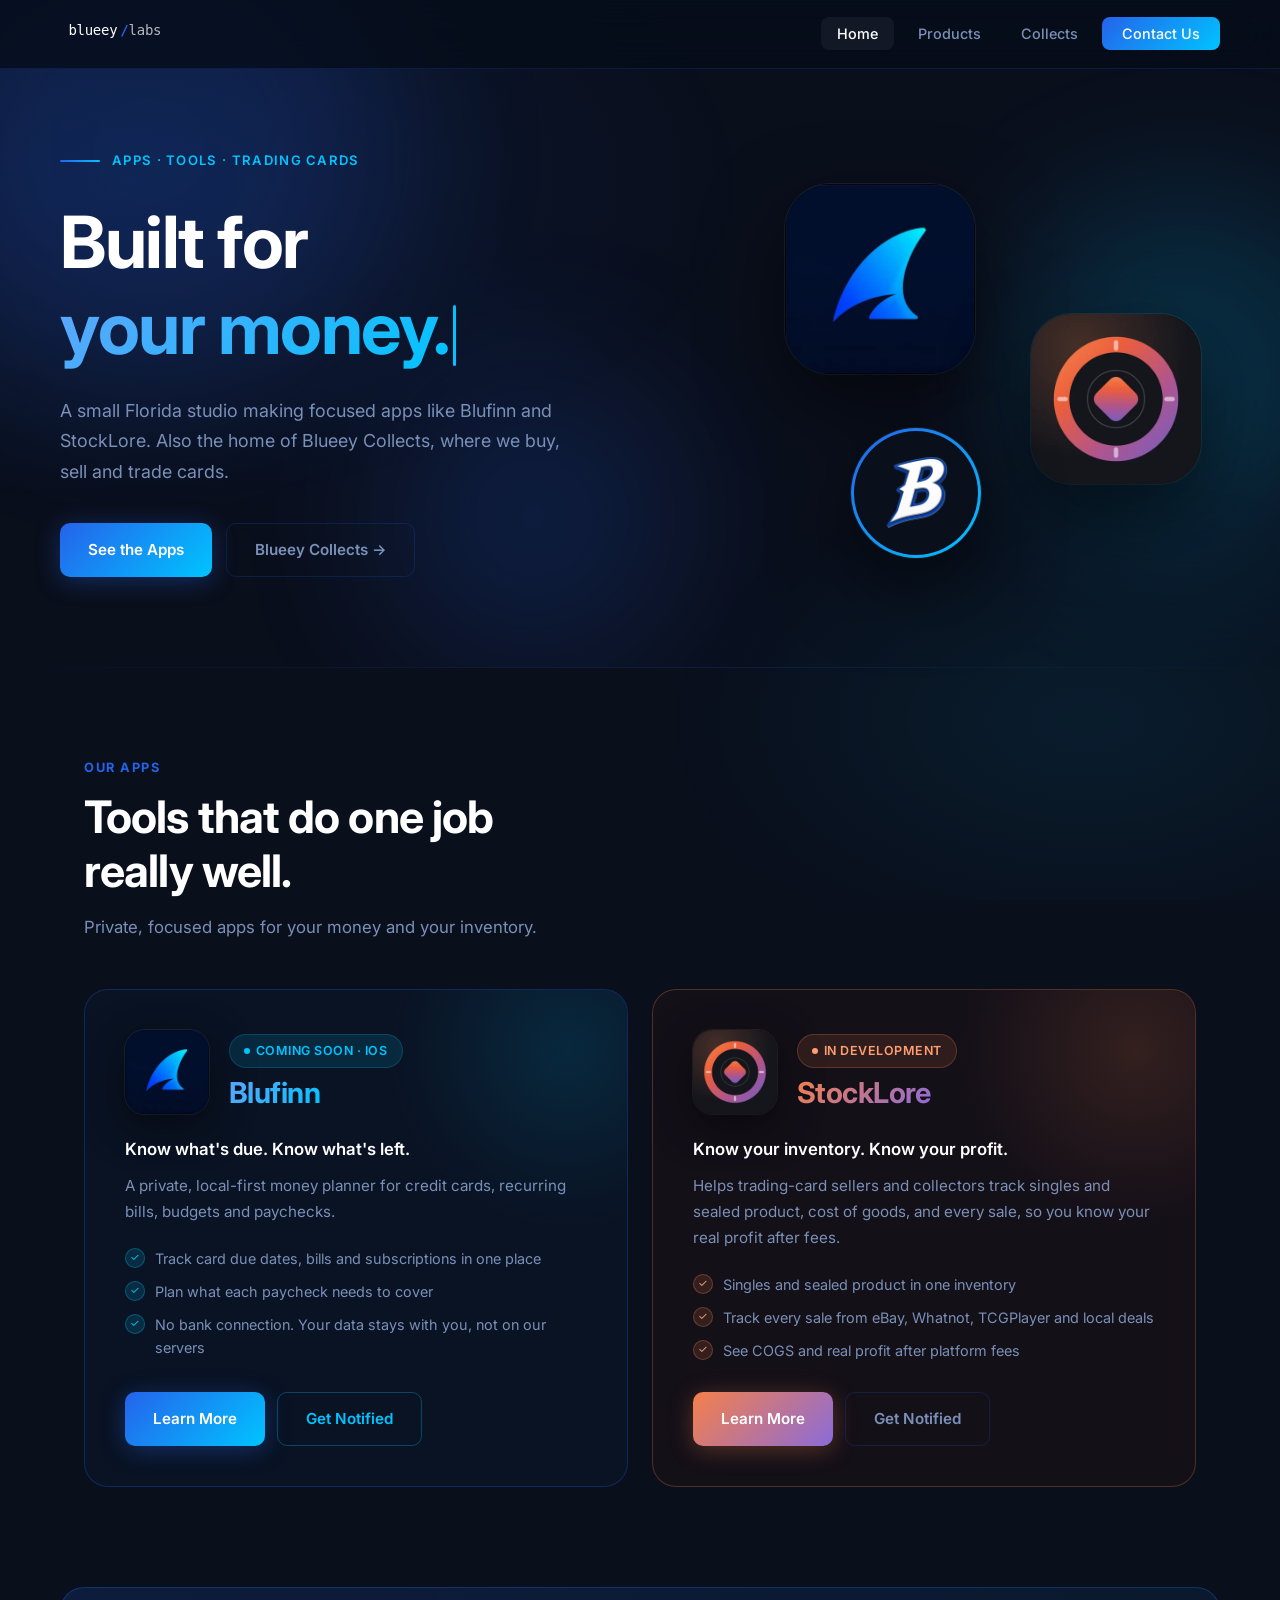
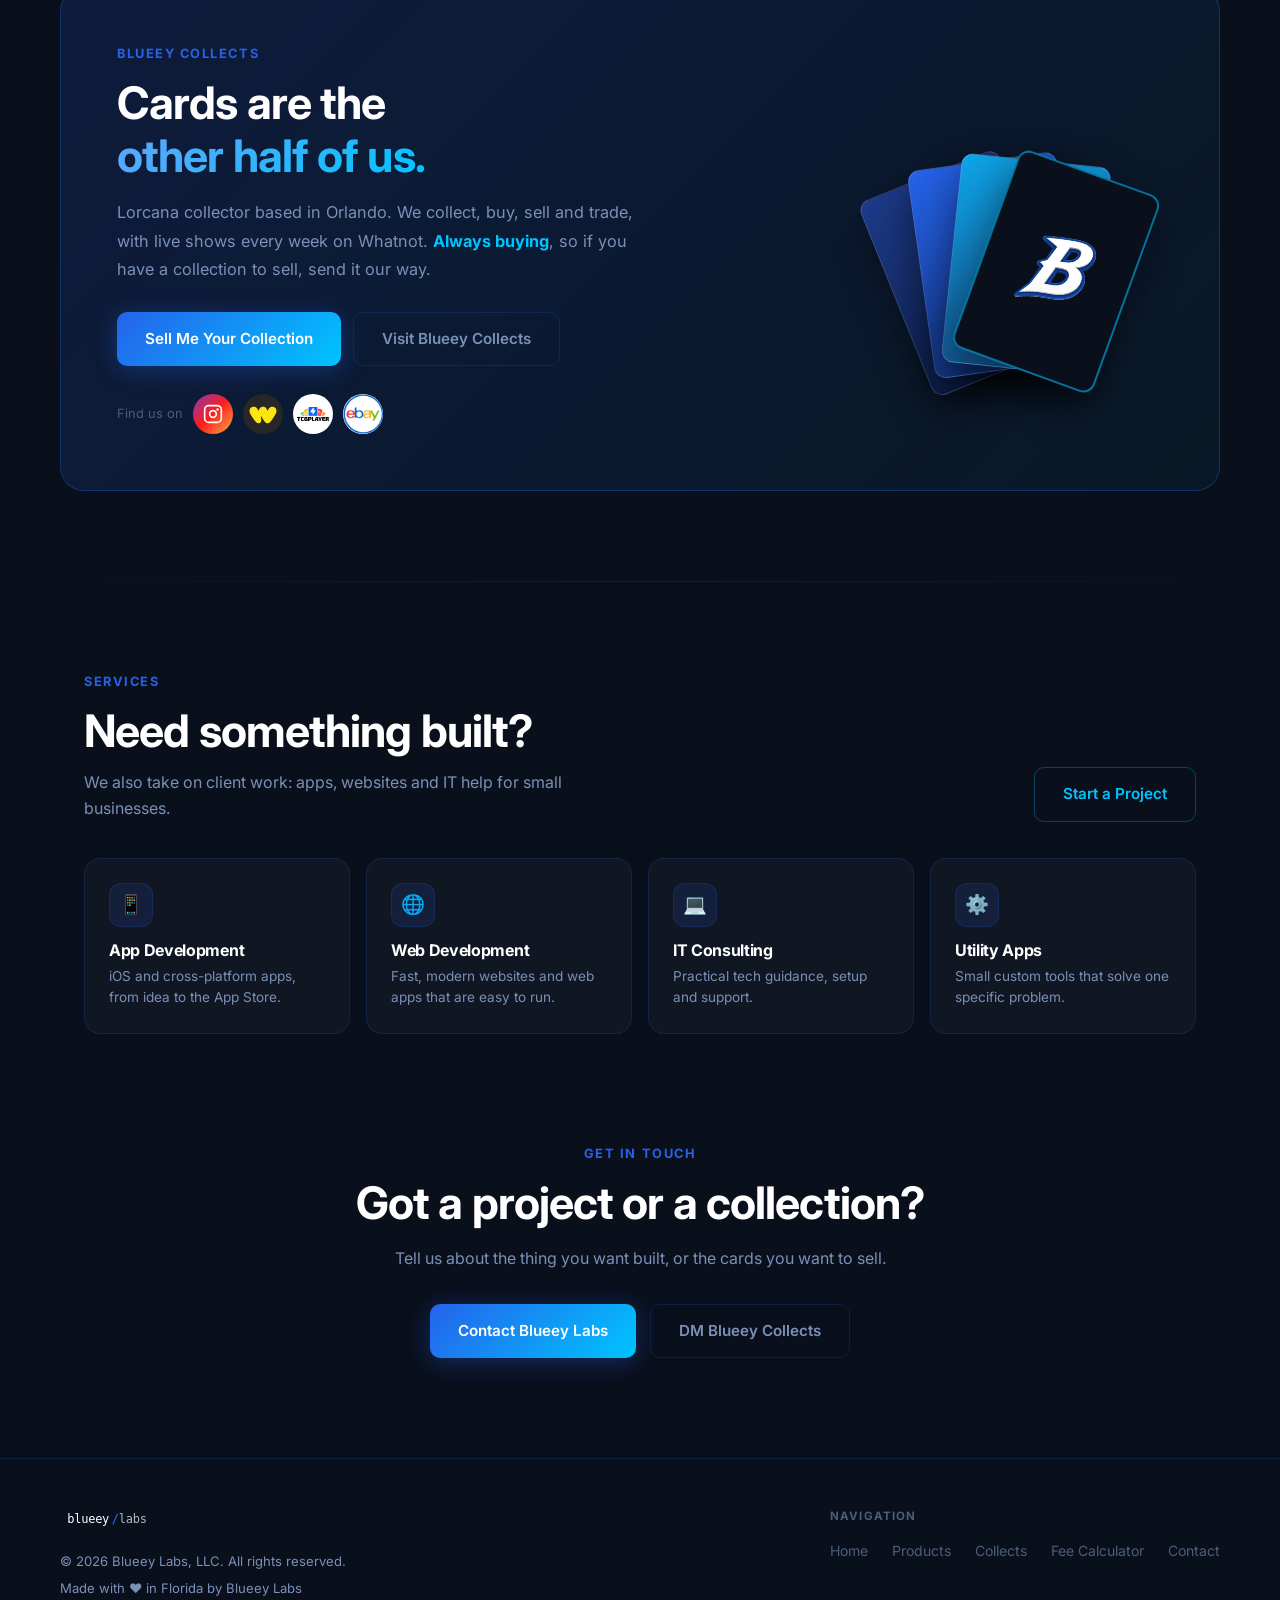
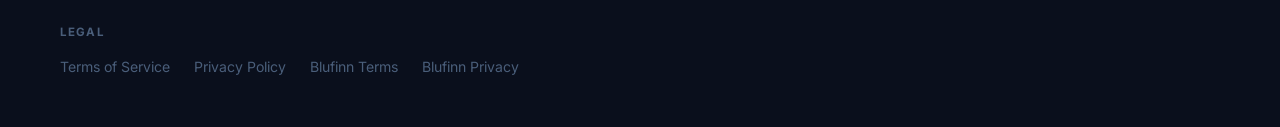
<file: index.html>
<!DOCTYPE html>
<html lang="en">
<head>
  <meta charset="UTF-8" />
  <meta name="viewport" content="width=device-width, initial-scale=1.0" />
  <meta name="google-site-verification" content="KqsFOCeweIw0oXOMxku_s8AOJ8KxTMyEHTatM_EQQfM" />
  <title>Blueey Labs — Apps, Tools & Trading Cards</title>
  <meta name="description" content="Blueey Labs is a Florida studio building focused apps like Blufinn and StockLore, and the home of Blueey Collects trading cards." />
  <link rel="icon" type="image/png" sizes="32x32" href="assets/images/favicon-32.png" />
  <link rel="icon" type="image/png" sizes="16x16" href="assets/images/favicon-16.png" />
  <meta property="og:title" content="Blueey Labs — Apps, Tools & Trading Cards" />
  <meta property="og:description" content="Blueey Labs is a Florida studio building focused apps like Blufinn and StockLore, and the home of Blueey Collects trading cards." />
  <meta property="og:image" content="assets/images/og-image.png" />
  <meta property="og:type" content="website" />
  <link rel="stylesheet" href="assets/css/style.css" />
  <style>
    :root {
      --sl-orange: #F5804A;
      --sl-purple: #8B6BD9;
      --sl-gradient: linear-gradient(135deg, #F5804A, #8B6BD9);
    }

    /* ── Hero ── */
    .hero { padding: 150px 24px 90px; position: relative; z-index: 1; }
    .hero-content {
      max-width: 1160px; margin: 0 auto; position: relative; z-index: 1;
      display: grid; grid-template-columns: 1.15fr 0.85fr; gap: 48px; align-items: center;
    }
    .hero-eyebrow { display: flex; align-items: center; gap: 12px; margin-bottom: 28px; }
    .hero-eyebrow-line { width: 40px; height: 2px; background: var(--gradient); border-radius: 2px; }
    .hero-eyebrow-text {
      font-size: 0.82rem; font-weight: 600; letter-spacing: 0.1em; text-transform: uppercase; color: var(--cyan);
    }
    .hero h1 { margin-bottom: 24px; min-height: 2.4em; }
    .hero-sub { font-size: 1.12rem; max-width: 520px; margin-bottom: 36px; line-height: 1.7; }
    .hero-actions { display: flex; gap: 14px; flex-wrap: wrap; }

    /* ── Hero visual: three floating tiles ── */
    .hero-visual { position: relative; height: 400px; }
    .tile {
      position: absolute; display: block; border-radius: 24%;
      box-shadow: 0 30px 80px rgba(0,0,0,0.55), 0 0 0 1px rgba(255,255,255,0.08);
      animation: tileFloat 9s ease-in-out infinite;
      translate: calc(var(--px, 0) * var(--d, 20) * 1px) calc(var(--py, 0) * var(--d, 20) * 1px);
      transition: filter 0.25s ease, translate 0.5s cubic-bezier(0.22, 1, 0.36, 1);
    }
    .tile:hover { filter: brightness(1.12); }
    .tile img { width: 100%; height: 100%; display: block; border-radius: inherit; }
    .tile-blufinn { width: 190px; height: 190px; top: 20px; left: 8%; --r: -8deg; --d: 34; }
    .tile-stocklore { width: 170px; height: 170px; top: 150px; right: 4%; --r: 9deg; --d: -26; animation-delay: -3s; }
    .tile-collects {
      width: 130px; height: 130px; bottom: 6px; left: 22%; --r: -4deg; --d: 52; animation-delay: -6s;
      border-radius: 50%; background: var(--gradient); padding: 3px;
    }
    .tile-collects span {
      width: 100%; height: 100%; border-radius: 50%; background: var(--bg-base);
      display: flex; align-items: center; justify-content: center; overflow: hidden;
    }
    .tile-collects img { width: 80%; height: 80%; object-fit: contain; mix-blend-mode: screen; border-radius: 0; }
    @keyframes tileFloat {
      0%, 100% { transform: rotate(var(--r)) translateY(0); }
      50% { transform: rotate(var(--r)) translateY(-14px); }
    }
    @media (prefers-reduced-motion: reduce) {
      .tile { animation: none; transform: rotate(var(--r)); }
    }

    /* ── Sections ── */
    .block { padding: 90px 24px; }
    .block .section-header { margin-bottom: 48px; }

    /* ── App cards ── */
    .apps-grid { display: grid; grid-template-columns: 1fr 1fr; gap: 24px; }
    .app-card {
      position: relative; overflow: hidden; border-radius: 24px; padding: 40px;
      background: rgba(10, 22, 40, 0.6); border: 1px solid rgba(37, 99, 235, 0.28);
      display: flex; flex-direction: column;
      transition: transform 0.3s ease, box-shadow 0.3s ease, border-color 0.3s ease;
    }
    .app-card::after {
      content: ''; position: absolute; top: -120px; right: -120px; width: 360px; height: 360px;
      background: radial-gradient(circle, rgba(0,196,255,0.12) 0%, transparent 70%); pointer-events: none;
    }
    .app-card:hover { transform: translateY(-4px); box-shadow: 0 20px 60px rgba(37,99,235,0.2); border-color: rgba(0,196,255,0.4); }
    .app-card.stocklore { border-color: rgba(245, 128, 74, 0.28); background: rgba(28, 18, 22, 0.6); }
    .app-card.stocklore::after { background: radial-gradient(circle, rgba(245,128,74,0.14) 0%, transparent 70%); }
    .app-card.stocklore:hover { box-shadow: 0 20px 60px rgba(245,128,74,0.16); border-color: rgba(245,128,74,0.5); }

    .app-top { display: flex; align-items: center; gap: 20px; margin-bottom: 22px; }
    .app-top img { width: 84px; height: 84px; border-radius: 20px; box-shadow: 0 12px 40px rgba(0,0,0,0.5), 0 0 0 1px rgba(255,255,255,0.08); }
    .app-top h3 { font-size: 1.8rem; margin-top: 8px; }
    .stocklore .app-top h3 span {
      background: var(--sl-gradient); -webkit-background-clip: text; -webkit-text-fill-color: transparent; background-clip: text;
    }
    .badge-warm { background: rgba(245,128,74,0.12); color: #FF9E70; border: 1px solid rgba(245,128,74,0.25); }
    .app-tagline { font-size: 1.05rem; color: var(--text-primary); font-weight: 600; margin-bottom: 10px; }
    .app-desc { font-size: 0.95rem; line-height: 1.7; margin-bottom: 22px; }
    .app-points { list-style: none; display: grid; gap: 10px; margin-bottom: 30px; }
    .app-points li { display: flex; gap: 10px; align-items: flex-start; font-size: 0.9rem; color: var(--text-secondary); }
    .app-points li::before {
      content: '✓'; flex-shrink: 0; width: 20px; height: 20px; border-radius: 50%;
      display: flex; align-items: center; justify-content: center; font-size: 0.68rem; margin-top: 1px;
      color: var(--cyan); background: rgba(0,196,255,0.14); border: 1px solid rgba(0,196,255,0.3);
    }
    .stocklore .app-points li::before { color: #FF9E70; background: rgba(245,128,74,0.14); border-color: rgba(245,128,74,0.3); }
    .app-actions { margin-top: auto; display: flex; gap: 12px; flex-wrap: wrap; }
    .btn-warm { background: var(--sl-gradient); color: #fff; box-shadow: 0 4px 24px rgba(245,128,74,0.3); }
    .btn-warm:hover { transform: translateY(-2px); box-shadow: 0 8px 32px rgba(245,128,74,0.45); }

    /* ── Collects band ── */
    .collects-card {
      max-width: 1160px; margin: 0 auto; border-radius: 24px; padding: 56px;
      background: linear-gradient(135deg, rgba(37,99,235,0.16), rgba(0,196,255,0.05));
      border: 1px solid rgba(37,99,235,0.32);
      display: grid; grid-template-columns: 1fr auto; gap: 48px; align-items: center;
      position: relative; overflow: hidden;
    }
    .collects-card h2 { margin-bottom: 14px; }
    .collects-card .desc { font-size: 1.02rem; line-height: 1.75; max-width: 520px; margin-bottom: 28px; }
    .collects-card .desc strong { color: var(--cyan); }
    .collects-actions { display: flex; gap: 12px; flex-wrap: wrap; margin-bottom: 28px; }
    .platforms { display: flex; align-items: center; gap: 10px; flex-wrap: wrap; font-size: 0.8rem; color: var(--text-muted); }
    .platforms a {
      width: 40px; height: 40px; border-radius: 50%; overflow: hidden; display: flex; align-items: center; justify-content: center;
      transition: transform 0.2s ease;
    }
    .platforms a:hover { transform: translateY(-3px); }
    .platforms img { width: 100%; height: 100%; display: block; object-fit: cover; }
    .platforms .pad { background: #fff; }
    .platforms .pad img { object-fit: contain; padding: 4px; }
    .platforms .ig { background: linear-gradient(135deg,#833ab4 0%,#fd1d1d 50%,#fcb045 100%); }
    .platforms .ig svg { width: 20px; height: 20px; }

    /* Fanned cards: dealt out on scroll, holographic on hover */
    .fan {
      position: relative; width: 300px; height: 280px;
      transform: perspective(900px) rotateX(var(--rx, 0deg)) rotateY(var(--ry, 0deg)) scale(var(--fs, 1));
      transition: transform 0.35s cubic-bezier(0.22, 1, 0.36, 1);
    }
    .fan i {
      position: absolute; left: 50%; bottom: 10px; width: 150px; height: 210px; margin-left: -75px;
      border-radius: 12px; transform-origin: 50% 110%; overflow: hidden;
      border: 1px solid rgba(255,255,255,0.16);
      box-shadow: 0 16px 40px rgba(0,0,0,0.45);
      transform: translateY(60px) rotate(0deg) scale(0.9); opacity: 0;
      transition: transform 0.9s cubic-bezier(0.22, 1, 0.36, 1), opacity 0.5s ease;
    }
    .fan i::after {
      content: ''; position: absolute; inset: 0;
      background: linear-gradient(115deg, transparent 22%, rgba(255,90,190,0.6) 36%, rgba(90,220,255,0.6) 45%, rgba(130,255,170,0.55) 53%, rgba(255,230,100,0.55) 61%, transparent 78%);
      background-size: 260% 260%;
      background-position: var(--hx, 50%) var(--hy, 50%);
      mix-blend-mode: screen; opacity: var(--ho, 0);
      transition: opacity 0.45s ease; pointer-events: none;
    }
    .fan i:nth-child(1) { background: linear-gradient(160deg, #1E3A8A, #0B1B3F); transition-delay: 0.15s; }
    .fan i:nth-child(2) { background: linear-gradient(160deg, #2563EB, #123075); transition-delay: 0.27s; }
    .fan i:nth-child(3) { background: linear-gradient(160deg, #0EA5E9, #164E8A); transition-delay: 0.39s; }
    .fan i:nth-child(4) {
      background: var(--bg-base); border: 2px solid rgba(0,196,255,0.55); transition-delay: 0.51s;
      display: flex; align-items: center; justify-content: center;
    }
    .fan i:nth-child(4) img { width: 72%; mix-blend-mode: screen; }
    .collects-card.visible .fan i { opacity: 1; }
    .collects-card.visible .fan i:nth-child(1) { transform: rotate(-22deg); }
    .collects-card.visible .fan i:nth-child(2) { transform: rotate(-8deg); }
    .collects-card.visible .fan i:nth-child(3) { transform: rotate(6deg); }
    .collects-card.visible .fan i:nth-child(4) { transform: rotate(20deg); }
    @media (hover: hover) {
      .collects-card.visible:hover .fan i { transition-delay: 0s; transition-duration: 0.45s; }
      .collects-card.visible:hover .fan i:nth-child(1) { transform: rotate(-28deg); }
      .collects-card.visible:hover .fan i:nth-child(2) { transform: rotate(-11deg); }
      .collects-card.visible:hover .fan i:nth-child(3) { transform: rotate(8deg); }
      .collects-card.visible:hover .fan i:nth-child(4) { transform: rotate(26deg); }
    }
    @media (hover: none) {
      .collects-card.visible .fan i::after { opacity: 0.45; animation: holoSweep 6s ease-in-out infinite alternate; }
    }
    @keyframes holoSweep { from { background-position: 0% 0%; } to { background-position: 100% 100%; } }

    /* ── Services (compact) ── */
    .services-row { display: grid; grid-template-columns: repeat(4, 1fr); gap: 16px; }
    .svc { position: relative; padding: 24px; border-radius: 16px; background: var(--bg-card); border: 1px solid var(--border); transition: border-color 0.25s ease; }
    .svc:hover { border-color: var(--border-hover); }
    .svc .icon-box { width: 44px; height: 44px; font-size: 1.2rem; margin-bottom: 14px; }
    .svc h3 { font-size: 1rem; margin-bottom: 6px; }
    .svc p { font-size: 0.85rem; line-height: 1.6; }
    .services-head { display: flex; align-items: flex-end; justify-content: space-between; gap: 24px; flex-wrap: wrap; margin-bottom: 36px; }
    .services-head p { max-width: 480px; margin-top: 12px; }

    /* ── CTA ── */
    .cta-section { padding: 20px 24px 100px; text-align: center; }
    .cta-inner { max-width: 600px; margin: 0 auto; }
    .cta-inner h2 { margin-bottom: 16px; }
    .cta-inner p { margin-bottom: 32px; }
    .cta-actions { display: flex; gap: 14px; justify-content: center; flex-wrap: wrap; }

    @media (max-width: 960px) {
      .hero { padding: 120px 24px 60px; }
      .hero-content { grid-template-columns: 1fr; gap: 24px; }
      .hero-visual { height: 300px; max-width: 420px; width: 100%; margin: 0 auto; }
      .tile-blufinn { width: 150px; height: 150px; top: 10px; left: 4%; }
      .tile-stocklore { width: 132px; height: 132px; top: 110px; right: 4%; }
      .tile-collects { width: 104px; height: 104px; left: 26%; }
      .apps-grid { grid-template-columns: 1fr; }
      .collects-card { grid-template-columns: 1fr; padding: 40px 28px; gap: 16px; }
      .fan { order: -1; margin: 0 auto; --fs: 0.8; height: 240px; }
      .services-row { grid-template-columns: 1fr 1fr; }
    }
    @media (max-width: 520px) {
      .block { padding: 64px 16px; }
      .app-card { padding: 28px 22px; }
      .app-top img { width: 68px; height: 68px; border-radius: 16px; }
      .app-top h3 { font-size: 1.5rem; }
      .services-row { grid-template-columns: 1fr; }
      .hero h1 { min-height: 3.6em; }
    }
  </style>
</head>
<body>

<!-- Navigation -->
<nav>
  <div class="nav-inner">
    <a href="index.html" class="nav-logo"><img src="assets/images/logo.svg" alt="Blueey Labs" height="28" /></a>
    <ul class="nav-links">
      <li><a href="index.html">Home</a></li>
      <li><a href="products.html">Products</a></li>
      <li><a href="collects.html">Collects</a></li>
      <li><a href="contact.html" class="nav-cta">Contact Us</a></li>
    </ul>
    <button class="hamburger" aria-label="Toggle menu">
      <span></span><span></span><span></span>
    </button>
  </div>
</nav>

<!-- Hero -->
<section class="hero">
  <div class="orbs">
    <div class="orb orb-1"></div>
    <div class="orb orb-2"></div>
    <div class="orb orb-3"></div>
  </div>
  <div class="hero-content">
    <div>
      <div class="hero-eyebrow fade-up">
        <span class="hero-eyebrow-line"></span>
        <span class="hero-eyebrow-text">Apps · Tools · Trading Cards</span>
      </div>
      <h1 class="fade-up fade-up-delay-1">
        Built for<br>
        <span class="gradient-text typewriter-wrap"><span id="typewriter">your money.</span><span class="cursor"></span></span>
      </h1>
      <p class="hero-sub fade-up fade-up-delay-2">
        A small Florida studio making focused apps like Blufinn and StockLore. Also the home of Blueey Collects, where we buy, sell and trade cards.
      </p>
      <div class="hero-actions fade-up fade-up-delay-3">
        <a href="#apps" class="btn btn-primary">See the Apps</a>
        <a href="collects.html" class="btn btn-ghost">Blueey Collects →</a>
      </div>
    </div>
    <div class="hero-visual fade-up fade-up-delay-2" aria-hidden="true">
      <a href="blufinn/" class="tile tile-blufinn" tabindex="-1"><img src="assets/images/blufinn-icon.webp" alt="" /></a>
      <a href="stocklore/" class="tile tile-stocklore" tabindex="-1"><img src="assets/images/stocklore-icon.webp" alt="" /></a>
      <a href="collects.html" class="tile tile-collects" tabindex="-1"><span><img src="assets/images/blueey-collects-logo.webp" alt="" /></span></a>
    </div>
  </div>
</section>

<div class="divider"></div>

<!-- Apps -->
<section class="block" id="apps">
  <div class="container">
    <div class="section-header fade-up">
      <div class="section-label">Our Apps</div>
      <h2>Tools that do one job<br>really well.</h2>
      <p>Private, focused apps for your money and your inventory.</p>
    </div>

    <div class="apps-grid">
      <article class="app-card glow fade-up">
        <div class="app-top">
          <img src="assets/images/blufinn-icon.webp" alt="Blufinn app icon" />
          <div>
            <span class="badge badge-cyan"><span class="badge-dot"></span>Coming Soon · iOS</span>
            <h3><span class="gradient-text">Blufinn</span></h3>
          </div>
        </div>
        <p class="app-tagline">Know what's due. Know what's left.</p>
        <p class="app-desc">A private, local-first money planner for credit cards, recurring bills, budgets and paychecks.</p>
        <ul class="app-points">
          <li>Track card due dates, bills and subscriptions in one place</li>
          <li>Plan what each paycheck needs to cover</li>
          <li>No bank connection. Your data stays with you, not on our servers</li>
        </ul>
        <div class="app-actions">
          <a href="blufinn/" class="btn btn-primary">Learn More</a>
          <a href="contact.html" class="btn btn-outline">Get Notified</a>
        </div>
      </article>

      <article class="app-card stocklore glow glow-warm fade-up fade-up-delay-1" data-tone="warm">
        <div class="app-top">
          <img src="assets/images/stocklore-icon.webp" alt="StockLore app icon" />
          <div>
            <span class="badge badge-warm"><span class="badge-dot"></span>In Development</span>
            <h3><span>StockLore</span></h3>
          </div>
        </div>
        <p class="app-tagline">Know your inventory. Know your profit.</p>
        <p class="app-desc">Helps trading-card sellers and collectors track singles and sealed product, cost of goods, and every sale, so you know your real profit after fees.</p>
        <ul class="app-points">
          <li>Singles and sealed product in one inventory</li>
          <li>Track every sale from eBay, Whatnot, TCGPlayer and local deals</li>
          <li>See COGS and real profit after platform fees</li>
        </ul>
        <div class="app-actions">
          <a href="stocklore/" class="btn btn-warm">Learn More</a>
          <a href="contact.html" class="btn btn-ghost">Get Notified</a>
        </div>
      </article>
    </div>
  </div>
</section>

<!-- Blueey Collects -->
<section class="block" id="collects" style="padding-top: 10px;">
  <div class="collects-card fade-up" data-holo>
    <div>
      <div class="section-label">Blueey Collects</div>
      <h2>Cards are the<br><span class="gradient-text">other half of us.</span></h2>
      <p class="desc">
        Lorcana collector based in Orlando. We collect, buy, sell and trade, with live shows every week on Whatnot.
        <strong>Always buying</strong>, so if you have a collection to sell, send it our way.
      </p>
      <div class="collects-actions">
        <a href="collects.html#sell" class="btn btn-primary">Sell Me Your Collection</a>
        <a href="collects.html" class="btn btn-ghost">Visit Blueey Collects</a>
      </div>
      <div class="platforms">
        <span>Find us on</span>
        <a class="ig" href="https://www.instagram.com/blueeycollects/" target="_blank" rel="noopener" aria-label="Instagram">
          <svg viewBox="0 0 24 24" fill="none"><rect x="2" y="2" width="20" height="20" rx="5" stroke="white" stroke-width="2"/><circle cx="12" cy="12" r="4" stroke="white" stroke-width="2"/><circle cx="17.5" cy="6.5" r="1.5" fill="white"/></svg>
        </a>
        <a href="https://www.whatnot.com/user/blueeytv/shows" target="_blank" rel="noopener" aria-label="Whatnot"><img src="assets/images/whatnot-logo.webp" alt="" /></a>
        <a class="pad" href="https://www.tcgplayer.com/sellers/Blueey-Labs/9c25921c" target="_blank" rel="noopener" aria-label="TCGPlayer"><img src="assets/images/tcgplayer-logo.webp" alt="" /></a>
        <a class="pad" href="https://ebay.io/m/PekpHV" target="_blank" rel="noopener" aria-label="eBay"><img src="assets/images/ebay-logo.webp" alt="" style="padding:0;object-fit:cover;" /></a>
      </div>
    </div>
    <div class="fan" aria-hidden="true">
      <i></i><i></i><i></i><i><img src="assets/images/blueey-collects-logo.webp" alt="" /></i>
    </div>
  </div>
</section>

<div class="divider"></div>

<!-- Services -->
<section class="block">
  <div class="container">
    <div class="services-head fade-up">
      <div>
        <div class="section-label">Services</div>
        <h2>Need something built?</h2>
        <p>We also take on client work: apps, websites and IT help for small businesses.</p>
      </div>
      <a href="contact.html" class="btn btn-outline">Start a Project</a>
    </div>
    <div class="services-row">
      <div class="svc glow fade-up">
        <div class="icon-box">📱</div>
        <h3>App Development</h3>
        <p>iOS and cross-platform apps, from idea to the App Store.</p>
      </div>
      <div class="svc glow fade-up fade-up-delay-1">
        <div class="icon-box">🌐</div>
        <h3>Web Development</h3>
        <p>Fast, modern websites and web apps that are easy to run.</p>
      </div>
      <div class="svc glow fade-up fade-up-delay-2">
        <div class="icon-box">💻</div>
        <h3>IT Consulting</h3>
        <p>Practical tech guidance, setup and support.</p>
      </div>
      <div class="svc glow fade-up fade-up-delay-3">
        <div class="icon-box">⚙️</div>
        <h3>Utility Apps</h3>
        <p>Small custom tools that solve one specific problem.</p>
      </div>
    </div>
  </div>
</section>

<!-- CTA -->
<section class="cta-section">
  <div class="cta-inner">
    <div class="section-label fade-up">Get In Touch</div>
    <h2 class="fade-up">Got a project or a collection?</h2>
    <p class="fade-up fade-up-delay-1">Tell us about the thing you want built, or the cards you want to sell.</p>
    <div class="cta-actions fade-up fade-up-delay-2">
      <a href="contact.html" class="btn btn-primary">Contact Blueey Labs</a>
      <a href="https://ig.me/m/blueeycollects" target="_blank" rel="noopener" class="btn btn-ghost">DM Blueey Collects</a>
    </div>
  </div>
</section>

<!-- Footer -->
<footer>
  <div class="footer-inner">
    <div class="footer-col">
      <a href="index.html" class="footer-logo"><img src="assets/images/logo.svg" alt="Blueey Labs" height="24" /></a>
      <div class="footer-copy">
        <p>© 2026 Blueey Labs, LLC. All rights reserved.</p>
        <p style="margin-top:6px;">Made with ❤️ in Florida by Blueey Labs</p>
      </div>
    </div>
    <div class="footer-col">
      <span class="footer-col-label">Navigation</span>
      <ul class="footer-links">
        <li><a href="index.html">Home</a></li>
        <li><a href="products.html">Products</a></li>
      <li><a href="collects.html">Collects</a></li>
        <li><a href="fee-calculator.html">Fee Calculator</a></li>
        <li><a href="contact.html">Contact</a></li>
      </ul>
    </div>
    <div class="footer-col">
      <span class="footer-col-label">Legal</span>
      <ul class="footer-links">
        <li><a href="legal/terms.html">Terms of Service</a></li>
        <li><a href="legal/privacy.html">Privacy Policy</a></li>
        <li><a href="blufinn/terms.html">Blufinn Terms</a></li>
        <li><a href="blufinn/privacy.html">Blufinn Privacy</a></li>
      </ul>
    </div>
  </div>
</footer>

<script src="assets/js/main.js"></script>
</body>
</html>
</file>
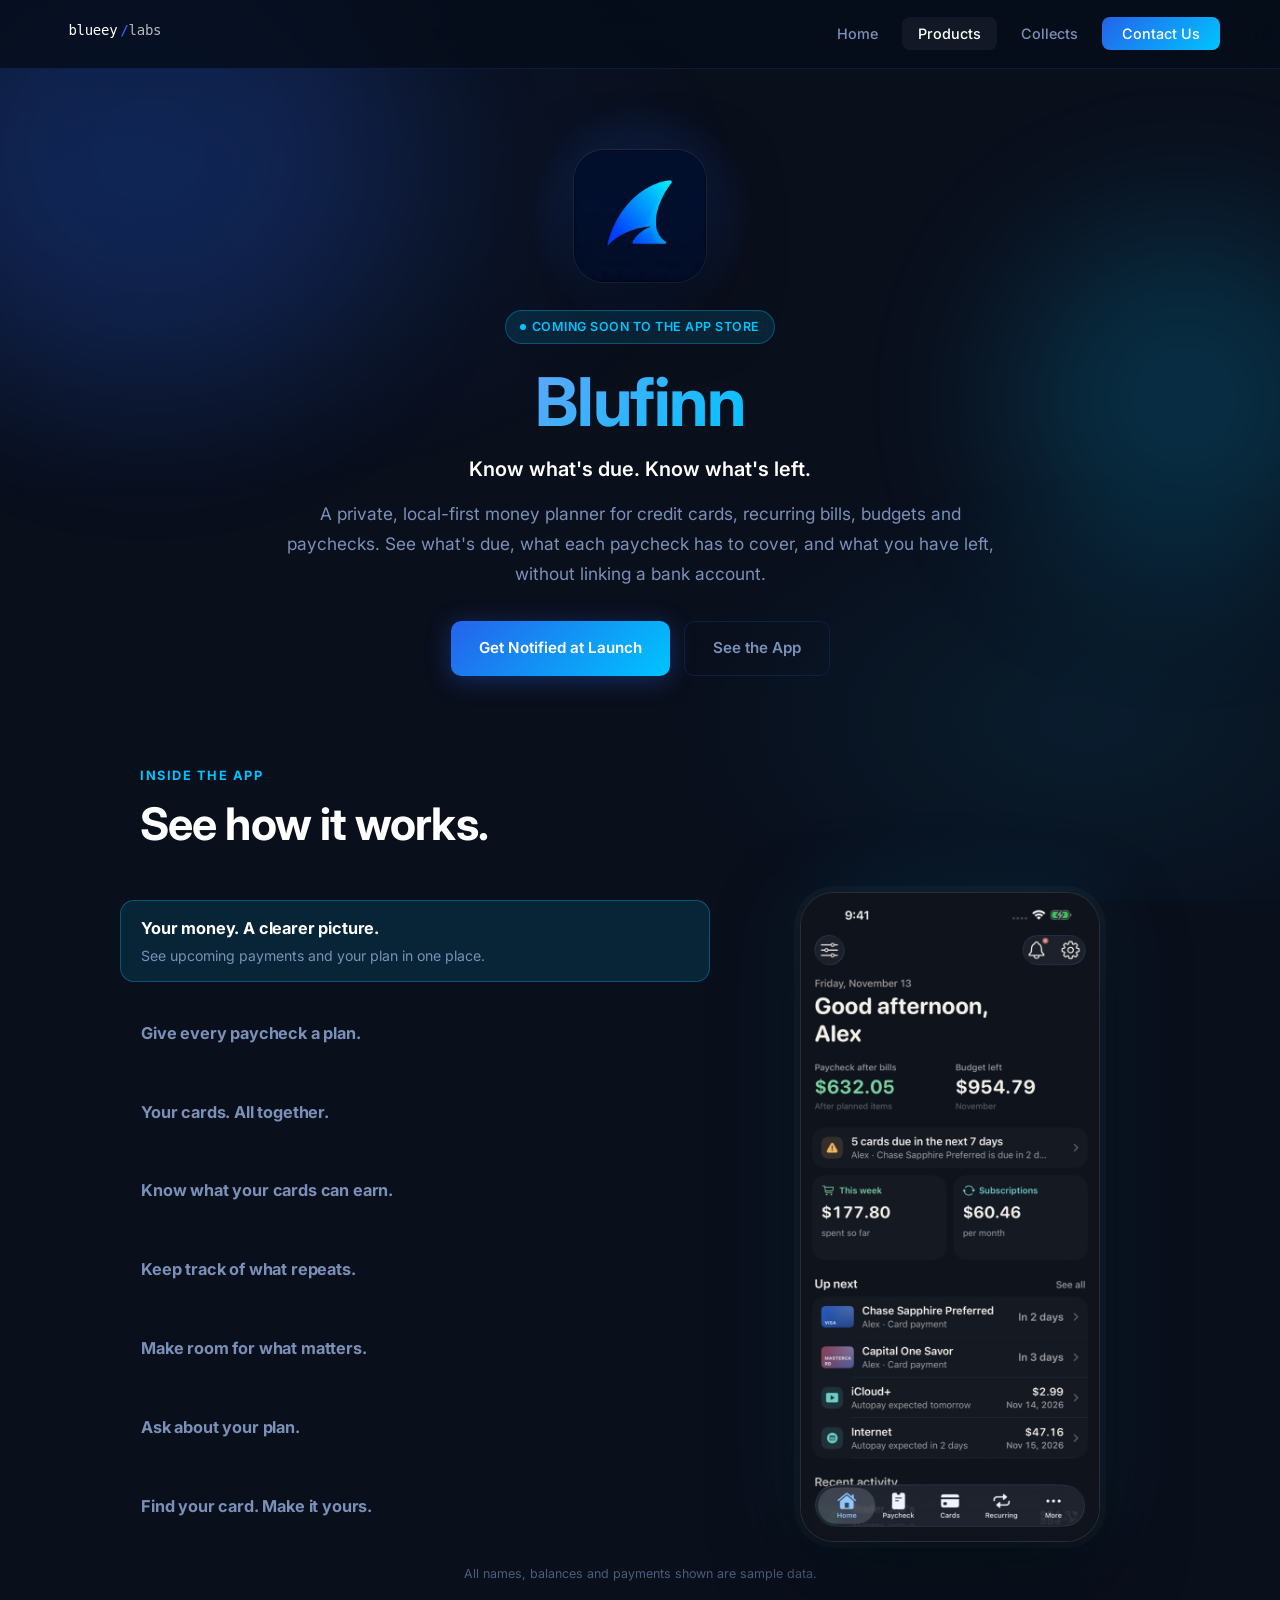
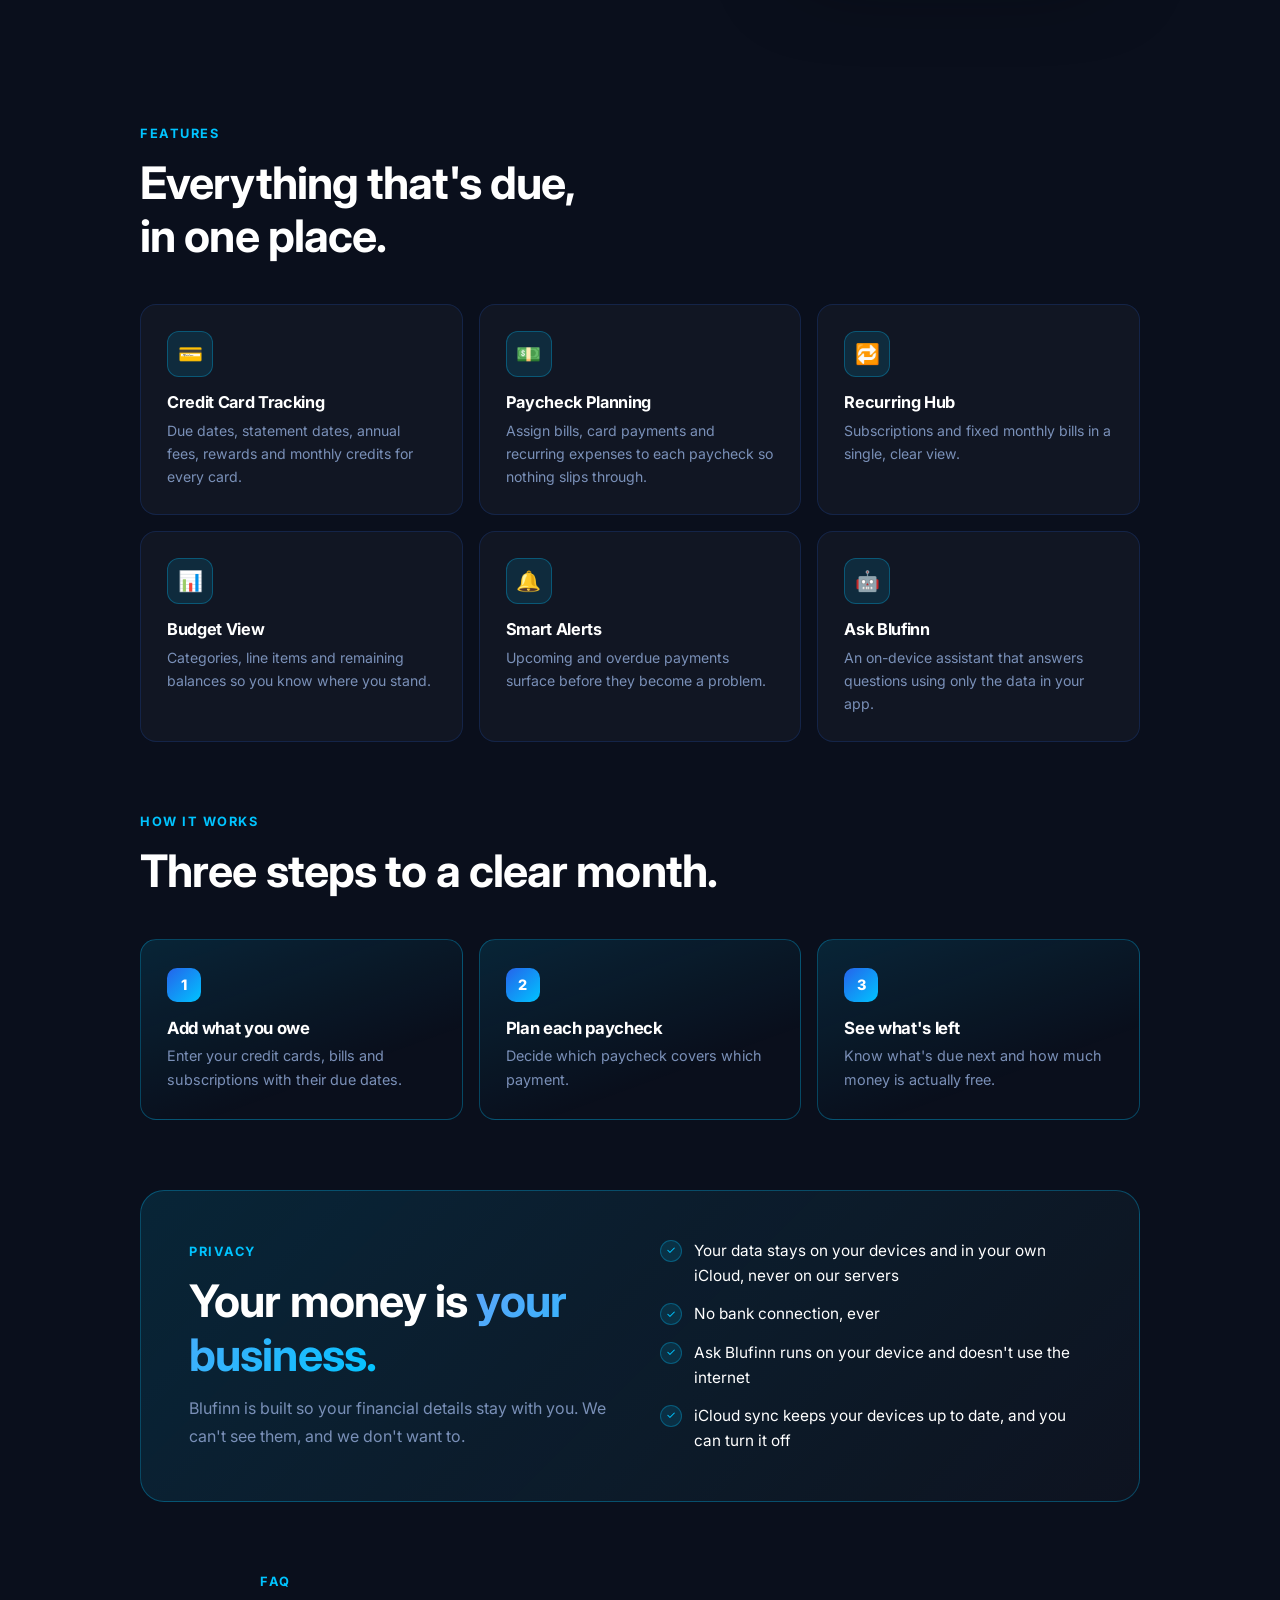
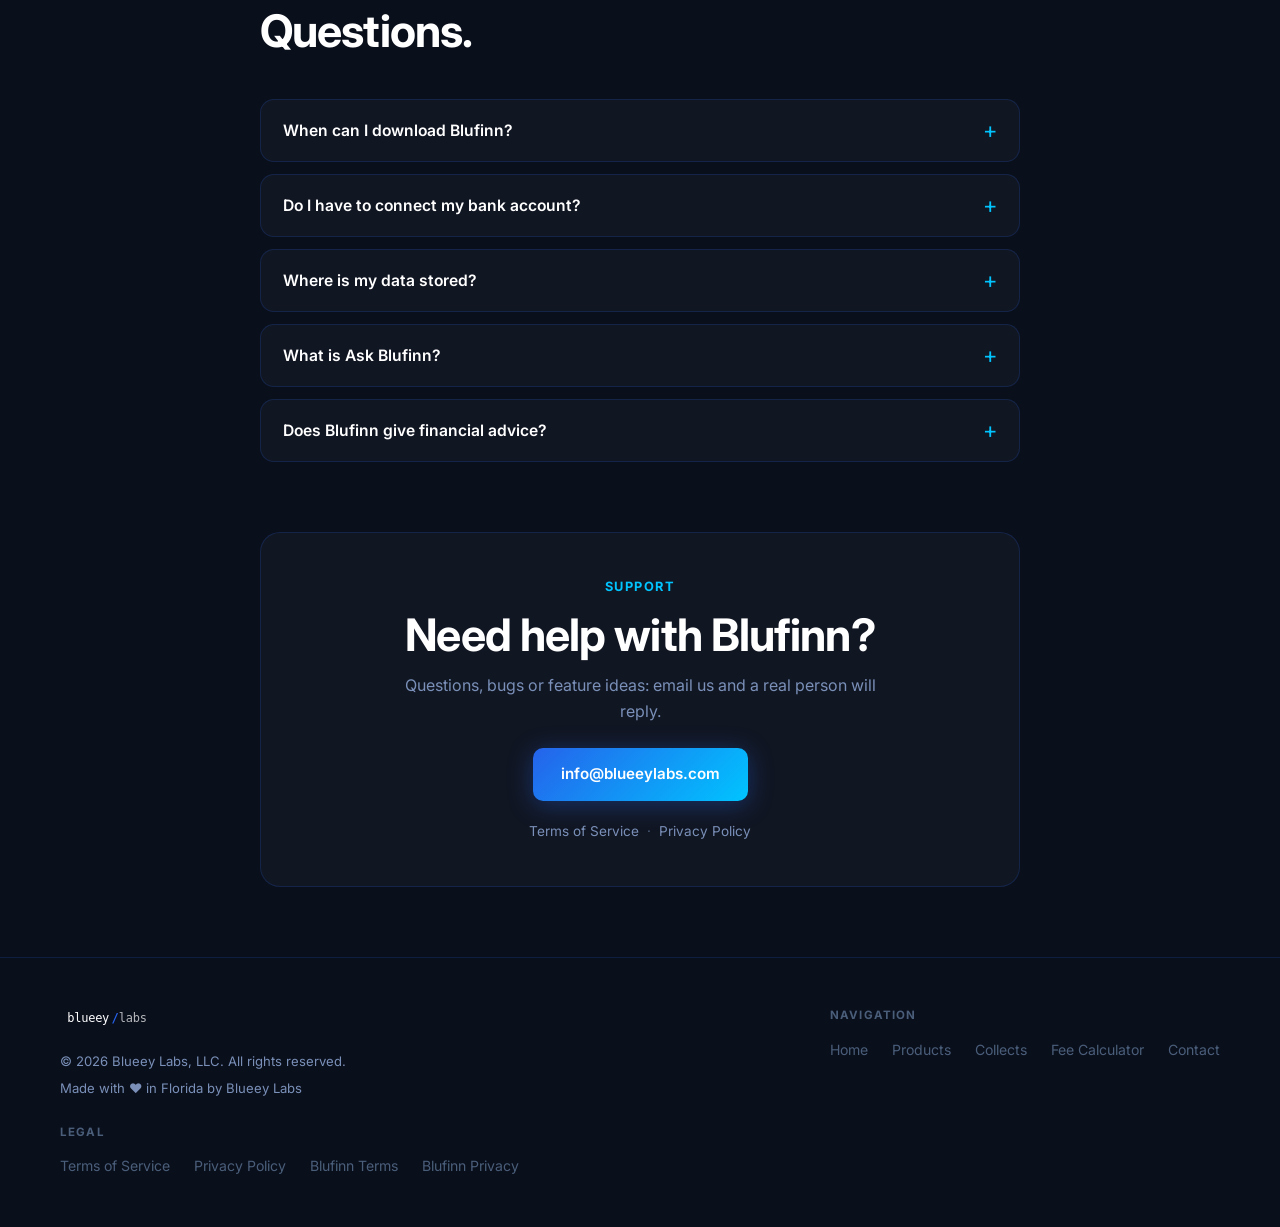
<file: blufinn/index.html>
<!DOCTYPE html>
<html lang="en">
<head>
  <meta charset="UTF-8" />
  <meta name="viewport" content="width=device-width, initial-scale=1.0" />
  <title>Blufinn — Private Money Planner for iPhone | Blueey Labs</title>
  <meta name="description" content="Blufinn is a private, local-first money planner for credit cards, recurring bills, budgets and paychecks. No bank connection required." />
  <link rel="icon" type="image/png" sizes="32x32" href="../assets/images/favicon-32.png" />
  <link rel="icon" type="image/png" sizes="16x16" href="../assets/images/favicon-16.png" />
  <meta property="og:title" content="Blufinn — Private Money Planner for iPhone | Blueey Labs" />
  <meta property="og:description" content="Blufinn is a private, local-first money planner for credit cards, recurring bills, budgets and paychecks. No bank connection required." />
  <meta property="og:image" content="https://blueeylabs.com/assets/images/og-image.png" />
  <link rel="stylesheet" href="../assets/css/style.css" />
  <link rel="stylesheet" href="../assets/css/app-page.css" />
</head>
<body class="" data-nav="products">
<nav>
  <div class="nav-inner">
    <a href="../index.html" class="nav-logo"><img src="../assets/images/logo.svg" alt="Blueey Labs" height="28" /></a>
    <ul class="nav-links">
      <li><a href="../index.html">Home</a></li>
      <li><a href="../products.html">Products</a></li>
      <li><a href="../collects.html">Collects</a></li>
      <li><a href="../contact.html" class="nav-cta">Contact Us</a></li>
    </ul>
    <button class="hamburger" aria-label="Toggle menu"><span></span><span></span><span></span></button>
  </div>
</nav>

<section class="app-hero">
  <div class="orbs"><div class="orb orb-1"></div><div class="orb orb-2"></div></div>
  <div class="app-hero-inner">
    <div class="app-hero-icon-wrap fade-up"><img src="../assets/images/blufinn-icon.webp" alt="Blufinn app icon" class="app-hero-icon" /></div>
    <span class="badge badge-accent fade-up"><span class="badge-dot"></span>Coming Soon to the App Store</span>
    <h1 class="fade-up fade-up-delay-1"><span class="accent-text">Blufinn</span></h1>
    <p class="tagline fade-up fade-up-delay-1">Know what's due. Know what's left.</p>
    <p class="lead fade-up fade-up-delay-2">A private, local-first money planner for credit cards, recurring bills, budgets and paychecks. See what's due, what each paycheck has to cover, and what you have left, without linking a bank account.</p>
    <div class="app-actions fade-up fade-up-delay-3">
      <a href="../contact.html" class="btn btn-accent">Get Notified at Launch</a>
      <a href="#screenshots" class="btn btn-ghost">See the App</a>
    </div>
  </div>
</section>

<section class="app-block shots-section" id="screenshots">
  <div class="app-narrow">
    <div class="section-header fade-up">
      <div class="section-label">Inside the app</div>
      <h2>See how it works.</h2>
    </div>
    <div class="shots fade-up" id="shots">
      <figure class="shot active">
        <figcaption><button type="button"><strong>Your money. A clearer picture.</strong><span>See upcoming payments and your plan in one place.</span></button></figcaption>
        <img src="../assets/images/blufinn/01-home-app.jpg" alt="Blufinn Home with fictional upcoming bills, card payments and paycheck totals." width="639" height="1390" loading="eager" />
      </figure>
      <figure class="shot">
        <figcaption><button type="button"><strong>Give every paycheck a plan.</strong><span>Separate paid bills, planned payments and money left.</span></button></figcaption>
        <img src="../assets/images/blufinn/02-paycheck-app.jpg" alt="Paycheck balance with paid items, reserved payments and the amount left after the plan." width="639" height="1390" loading="eager" />
      </figure>
      <figure class="shot">
        <figcaption><button type="button"><strong>Your cards. All together.</strong><span>Keep due dates, annual fees and owners organized.</span></button></figcaption>
        <img src="../assets/images/blufinn/03-cards-app.jpg" alt="Credit cards organized by owner and due date, with customizable snapshot totals." width="639" height="1390" loading="lazy" />
      </figure>
      <figure class="shot">
        <figcaption><button type="button"><strong>Know what your cards can earn.</strong><span>See the rewards and benefits you've saved.</span></button></figcaption>
        <img src="../assets/images/blufinn/04-rewards-app.jpg" alt="A credit card's payment information, rewards and saved benefits." width="639" height="1390" loading="lazy" />
      </figure>
      <figure class="shot">
        <figcaption><button type="button"><strong>Keep track of what repeats.</strong><span>Organize fixed bills, subscriptions and expected autopay.</span></button></figcaption>
        <img src="../assets/images/blufinn/05-recurring-app.jpg" alt="Recurring bills and subscriptions with amounts, owners and expected autopay dates." width="639" height="1390" loading="lazy" />
      </figure>
      <figure class="shot">
        <figcaption><button type="button"><strong>Make room for what matters.</strong><span>Build a monthly plan, category by category.</span></button></figcaption>
        <img src="../assets/images/blufinn/06-budget-app.jpg" alt="Monthly budget categories with planned amounts and money remaining." width="639" height="1390" loading="lazy" />
      </figure>
      <figure class="shot">
        <figcaption><button type="button"><strong>Ask about your plan.</strong><span>Check upcoming payments using the data you've entered.</span></button></figcaption>
        <img src="../assets/images/blufinn/07-ask-blufinn-app.jpg" alt="Ask Blufinn answering a question about upcoming payments using fictional entered data." width="639" height="1390" loading="lazy" />
      </figure>
      <figure class="shot">
        <figcaption><button type="button"><strong>Find your card. Make it yours.</strong><span>Start with the catalog, then personalize your details.</span></button></figcaption>
        <img src="../assets/images/blufinn/08-catalog-app.jpg" alt="The searchable card catalog with issuer filters, rewards summaries and annual fees." width="639" height="1390" loading="lazy" />
      </figure>
    </div>
    <p class="shots-note">All names, balances and payments shown are sample data.</p>
  </div>
</section>

<section class="app-block" id="features">
  <div class="app-narrow">
    <div class="section-header fade-up">
      <div class="section-label">Features</div>
      <h2>Everything that's due,<br>in one place.</h2>
    </div>
    <div class="feat-grid">
      <div class="feat glow fade-up"><div class="emoji">💳</div><h3>Credit Card Tracking</h3><p>Due dates, statement dates, annual fees, rewards and monthly credits for every card.</p></div>
      <div class="feat glow fade-up fade-up-delay-1"><div class="emoji">💵</div><h3>Paycheck Planning</h3><p>Assign bills, card payments and recurring expenses to each paycheck so nothing slips through.</p></div>
      <div class="feat glow fade-up fade-up-delay-2"><div class="emoji">🔁</div><h3>Recurring Hub</h3><p>Subscriptions and fixed monthly bills in a single, clear view.</p></div>
      <div class="feat glow fade-up"><div class="emoji">📊</div><h3>Budget View</h3><p>Categories, line items and remaining balances so you know where you stand.</p></div>
      <div class="feat glow fade-up fade-up-delay-1"><div class="emoji">🔔</div><h3>Smart Alerts</h3><p>Upcoming and overdue payments surface before they become a problem.</p></div>
      <div class="feat glow fade-up fade-up-delay-2"><div class="emoji">🤖</div><h3>Ask Blufinn</h3><p>An on-device assistant that answers questions using only the data in your app.</p></div>
    </div>
  </div>
</section>

<section class="app-block" style="padding-top: 0;">
  <div class="app-narrow">
    <div class="section-header fade-up">
      <div class="section-label">How it works</div>
      <h2>Three steps to a clear month.</h2>
    </div>
    <div class="flow">
      <div class="flow-step fade-up"><h3>Add what you owe</h3><p>Enter your credit cards, bills and subscriptions with their due dates.</p></div>
      <div class="flow-step fade-up fade-up-delay-1"><h3>Plan each paycheck</h3><p>Decide which paycheck covers which payment.</p></div>
      <div class="flow-step fade-up fade-up-delay-2"><h3>See what's left</h3><p>Know what's due next and how much money is actually free.</p></div>
    </div>
  </div>
</section>

<section class="app-block" style="padding-top: 0;">
  <div class="app-narrow">
    <div class="callout fade-up">
      <div>
        <div class="section-label">Privacy</div>
        <h2>Your money is <span class="accent-text">your business.</span></h2>
        <p>Blufinn is built so your financial details stay with you. We can't see them, and we don't want to.</p>
      </div>
      <ul class="check-list">
        <li>Your data stays on your devices and in your own iCloud, never on our servers</li>
        <li>No bank connection, ever</li>
        <li>Ask Blufinn runs on your device and doesn't use the internet</li>
        <li>iCloud sync keeps your devices up to date, and you can turn it off</li>
      </ul>
    </div>
  </div>
</section>

<section class="app-block" style="padding-top: 0;" id="faq">
  <div class="app-narrow" style="max-width: 760px;">
    <div class="section-header fade-up">
      <div class="section-label">FAQ</div>
      <h2>Questions.</h2>
    </div>
    <div class="faq fade-up">
      <details><summary>When can I download Blufinn?</summary><p>Blufinn is coming soon to the App Store for iPhone. <a href="../contact.html">Send us a message</a> and we'll let you know when it launches.</p></details>
      <details><summary>Do I have to connect my bank account?</summary><p>No. Blufinn never connects to your bank. You enter your cards, bills and paychecks yourself.</p></details>
      <details><summary>Where is my data stored?</summary><p>On your device and, if you're signed in to iCloud, in your own private iCloud account so it syncs across your Apple devices. Blueey Labs has no access to it. You can turn iCloud sync off in iOS Settings.</p></details>
      <details><summary>What is Ask Blufinn?</summary><p>An assistant built into the app that answers questions using only the data already on your device. It doesn't connect to the internet.</p></details>
      <details><summary>Does Blufinn give financial advice?</summary><p>No. Blufinn is a personal planning tool that helps you organize your own information. It isn't financial, investment, tax or legal advice.</p></details>
    </div>
  </div>
</section>

<section class="app-block" style="padding-top: 0;" id="support">
  <div class="app-narrow" style="max-width: 760px;">
    <div class="support-card fade-up">
      <div class="section-label">Support</div>
      <h2>Need help with Blufinn?</h2>
      <p>Questions, bugs or feature ideas: email us and a real person will reply.</p>
      <a href="mailto:info@blueeylabs.com?subject=Blufinn%20Support" class="btn btn-accent">info@blueeylabs.com</a>
      <div class="support-links"><a href="terms.html">Terms of Service</a>·<a href="privacy.html">Privacy Policy</a></div>
    </div>
  </div>
</section>

<footer>
  <div class="footer-inner">
    <div class="footer-col">
      <a href="../index.html" class="footer-logo"><img src="../assets/images/logo.svg" alt="Blueey Labs" height="24" /></a>
      <div class="footer-copy">
        <p>© 2026 Blueey Labs, LLC. All rights reserved.</p>
        <p style="margin-top:6px;">Made with ❤️ in Florida by Blueey Labs</p>
      </div>
    </div>
    <div class="footer-col">
      <span class="footer-col-label">Navigation</span>
      <ul class="footer-links">
        <li><a href="../index.html">Home</a></li>
        <li><a href="../products.html">Products</a></li>
      <li><a href="../collects.html">Collects</a></li>
        <li><a href="../fee-calculator.html">Fee Calculator</a></li>
        <li><a href="../contact.html">Contact</a></li>
      </ul>
    </div>
    <div class="footer-col">
      <span class="footer-col-label">Legal</span>
      <ul class="footer-links">
        <li><a href="../legal/terms.html">Terms of Service</a></li>
        <li><a href="../legal/privacy.html">Privacy Policy</a></li>
        <li><a href="terms.html">Blufinn Terms</a></li>
        <li><a href="privacy.html">Blufinn Privacy</a></li>
      </ul>
    </div>
  </div>
</footer>
<script src="../assets/js/main.js"></script>
<script>
(function () {
  var wrap = document.getElementById('shots');
  if (!wrap) return;
  var shots = [].slice.call(wrap.querySelectorAll('.shot'));
  var desktop = window.matchMedia('(min-width: 900px)');
  var reduce = window.matchMedia('(prefers-reduced-motion: reduce)').matches;
  var timer = null, current = 0;
  function show(i) {
    current = i;
    shots.forEach(function (s, n) { s.classList.toggle('active', n === i); });
  }
  function stop() { if (timer) { clearInterval(timer); timer = null; } }
  shots.forEach(function (s, i) {
    var b = s.querySelector('button');
    b.addEventListener('click', function () { stop(); show(i); });
    b.addEventListener('focus', function () { stop(); show(i); });
    b.addEventListener('mouseenter', function () { stop(); show(i); });
  });
  if (!reduce && 'IntersectionObserver' in window) {
    new IntersectionObserver(function (e, obs) {
      if (!e[0].isIntersecting) return;
      obs.disconnect();
      timer = setInterval(function () { if (desktop.matches) show((current + 1) % shots.length); }, 3200);
    }, { threshold: 0.4 }).observe(wrap);
  }
})();
</script>
</body>
</html>
</file>
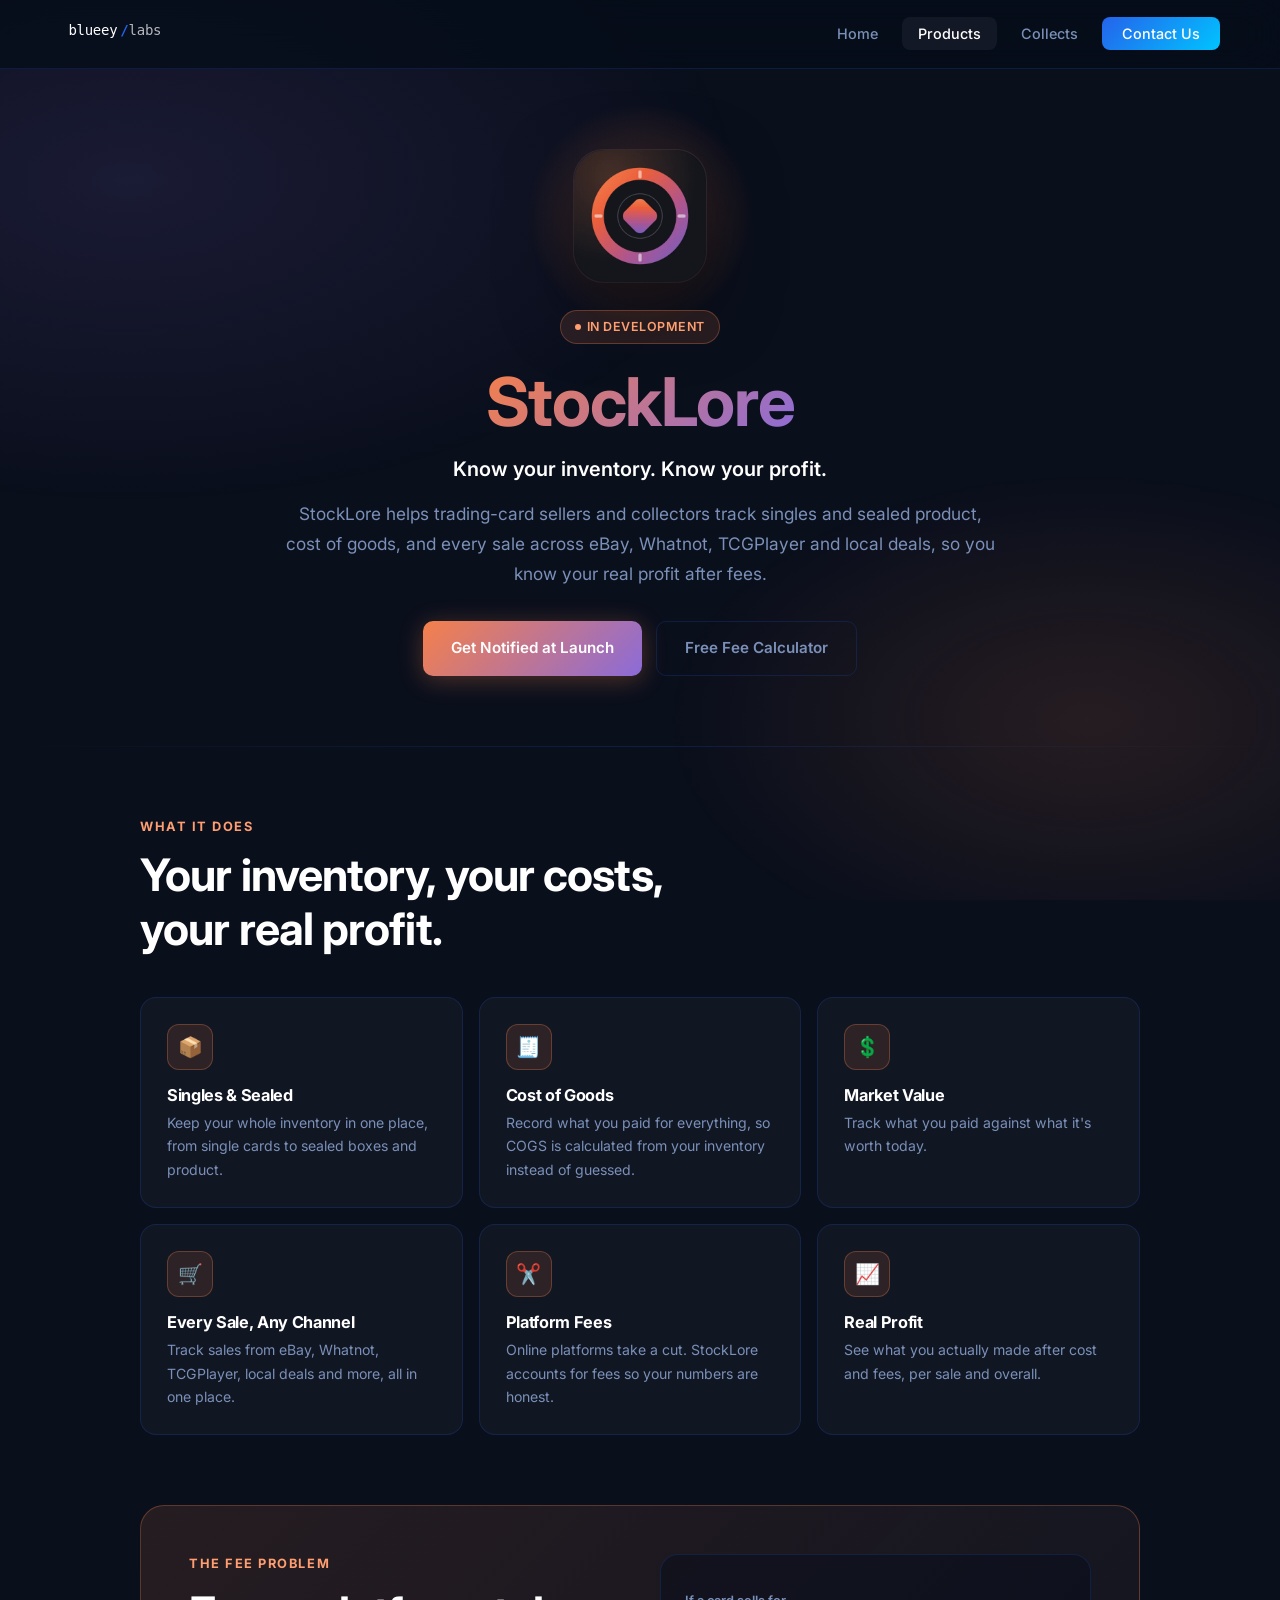
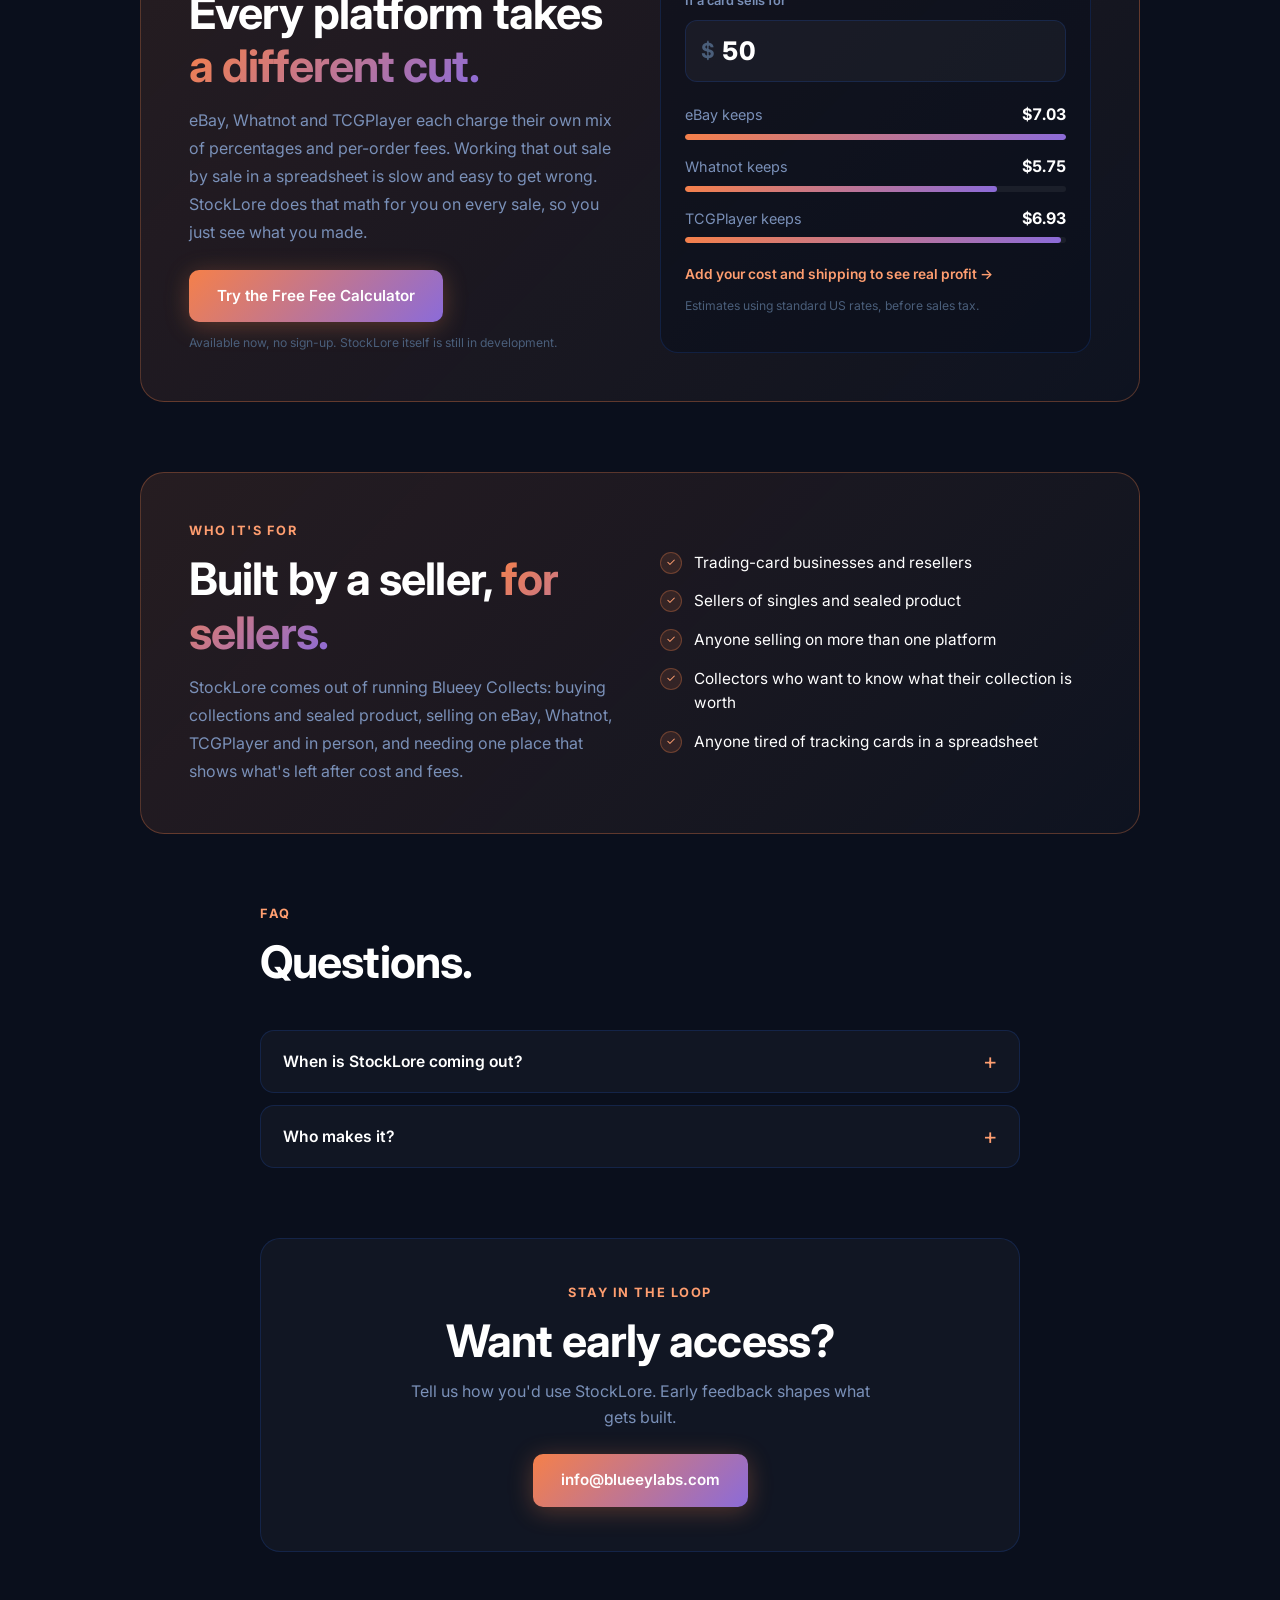
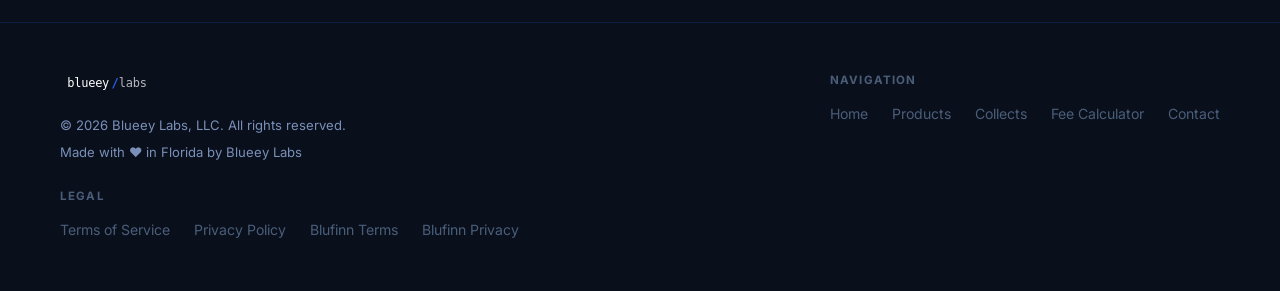
<file: stocklore/index.html>
<!DOCTYPE html>
<html lang="en">
<head>
  <meta charset="UTF-8" />
  <meta name="viewport" content="width=device-width, initial-scale=1.0" />
  <title>StockLore — Inventory & Profit Tracking for Trading Cards | Blueey Labs</title>
  <meta name="description" content="StockLore helps trading-card sellers and collectors track singles and sealed product, cost of goods, and every sale across eBay, Whatnot, TCGPlayer and local deals, so you know your real profit after fees." />
  <link rel="icon" type="image/png" sizes="32x32" href="../assets/images/favicon-32.png" />
  <link rel="icon" type="image/png" sizes="16x16" href="../assets/images/favicon-16.png" />
  <meta property="og:title" content="StockLore — Inventory & Profit Tracking for Trading Cards | Blueey Labs" />
  <meta property="og:description" content="StockLore helps trading-card sellers and collectors track singles and sealed product, cost of goods, and every sale across eBay, Whatnot, TCGPlayer and local deals, so you know your real profit after fees." />
  <meta property="og:image" content="https://blueeylabs.com/assets/images/og-image.png" />
  <link rel="stylesheet" href="../assets/css/style.css" />
  <link rel="stylesheet" href="../assets/css/app-page.css" />
  <style>
    .fee-teaser { align-items: stretch; }
    .fee-fine { font-size: 0.76rem !important; color: var(--text-muted); margin-top: 12px; line-height: 1.5 !important; }
    .fee-mini {
      background: rgba(10, 15, 28, 0.55); border: 1px solid var(--border); border-radius: 18px; padding: 24px;
      display: flex; flex-direction: column; justify-content: center;
    }
    .fee-mini label { font-size: 0.8rem; font-weight: 600; color: var(--text-secondary); margin-bottom: 8px; }
    .fee-mini-input { position: relative; margin-bottom: 20px; }
    .fee-mini-input span { position: absolute; left: 16px; top: 50%; transform: translateY(-50%); color: var(--text-muted); font-weight: 700; font-size: 1.3rem; }
    .fee-mini-input input {
      width: 100%; font: inherit; font-size: 1.6rem; font-weight: 800; color: var(--text-primary);
      background: rgba(255,255,255,0.04); border: 1px solid var(--border); border-radius: 12px;
      padding: 10px 14px 10px 36px; font-variant-numeric: tabular-nums; -moz-appearance: textfield; appearance: textfield;
    }
    .fee-mini-input input::-webkit-outer-spin-button, .fee-mini-input input::-webkit-inner-spin-button { -webkit-appearance: none; margin: 0; }
    .fee-mini-input input:focus { outline: none; border-color: var(--accent); box-shadow: 0 0 0 3px var(--accent-soft); }
    .fee-rows { display: grid; gap: 14px; }
    .fee-row { display: grid; grid-template-columns: 1fr auto; gap: 6px 12px; align-items: baseline; font-size: 0.9rem; color: var(--text-secondary); }
    .fee-row strong { color: var(--text-primary); font-variant-numeric: tabular-nums; font-size: 1rem; }
    .fee-row i { grid-column: 1 / -1; grid-row: 2; height: 6px; border-radius: 99px; background: rgba(255,255,255,0.06); overflow: hidden; display: block; }
    .fee-row b { display: block; height: 100%; border-radius: 99px; background: var(--accent-grad); transition: width 0.35s ease; }
    .fee-more { margin-top: 20px; font-size: 0.86rem; font-weight: 600; color: var(--accent); text-decoration: none; }
    .fee-more:hover { text-decoration: underline; }
  </style>
</head>
<body class="warm" data-nav="products">
<nav>
  <div class="nav-inner">
    <a href="../index.html" class="nav-logo"><img src="../assets/images/logo.svg" alt="Blueey Labs" height="28" /></a>
    <ul class="nav-links">
      <li><a href="../index.html">Home</a></li>
      <li><a href="../products.html">Products</a></li>
      <li><a href="../collects.html">Collects</a></li>
      <li><a href="../contact.html" class="nav-cta">Contact Us</a></li>
    </ul>
    <button class="hamburger" aria-label="Toggle menu"><span></span><span></span><span></span></button>
  </div>
</nav>

<section class="app-hero">
  <div class="app-hero-inner">
    <div class="app-hero-icon-wrap fade-up"><img src="../assets/images/stocklore-icon.webp" alt="StockLore app icon" class="app-hero-icon" /></div>
    <span class="badge badge-accent fade-up"><span class="badge-dot"></span>In Development</span>
    <h1 class="fade-up fade-up-delay-1"><span class="accent-text">StockLore</span></h1>
    <p class="tagline fade-up fade-up-delay-1">Know your inventory. Know your profit.</p>
    <p class="lead fade-up fade-up-delay-2">StockLore helps trading-card sellers and collectors track singles and sealed product, cost of goods, and every sale across eBay, Whatnot, TCGPlayer and local deals, so you know your real profit after fees.</p>
    <div class="app-actions fade-up fade-up-delay-3">
      <a href="../contact.html" class="btn btn-accent">Get Notified at Launch</a>
      <a href="../fee-calculator.html" class="btn btn-ghost">Free Fee Calculator</a>
    </div>
  </div>
</section>

<div class="divider"></div>

<section class="app-block" id="features">
  <div class="app-narrow">
    <div class="section-header fade-up">
      <div class="section-label">What it does</div>
      <h2>Your inventory, your costs,<br>your real profit.</h2>
    </div>
    <div class="feat-grid">
      <div class="feat glow fade-up"><div class="emoji">📦</div><h3>Singles &amp; Sealed</h3><p>Keep your whole inventory in one place, from single cards to sealed boxes and product.</p></div>
      <div class="feat glow fade-up fade-up-delay-1"><div class="emoji">🧾</div><h3>Cost of Goods</h3><p>Record what you paid for everything, so COGS is calculated from your inventory instead of guessed.</p></div>
      <div class="feat glow fade-up fade-up-delay-2"><div class="emoji">💲</div><h3>Market Value</h3><p>Track what you paid against what it's worth today.</p></div>
      <div class="feat glow fade-up"><div class="emoji">🛒</div><h3>Every Sale, Any Channel</h3><p>Track sales from eBay, Whatnot, TCGPlayer, local deals and more, all in one place.</p></div>
      <div class="feat glow fade-up fade-up-delay-1"><div class="emoji">✂️</div><h3>Platform Fees</h3><p>Online platforms take a cut. StockLore accounts for fees so your numbers are honest.</p></div>
      <div class="feat glow fade-up fade-up-delay-2"><div class="emoji">📈</div><h3>Real Profit</h3><p>See what you actually made after cost and fees, per sale and overall.</p></div>
    </div>
  </div>
</section>

<section class="app-block" style="padding-top: 0;" id="fees">
  <div class="app-narrow">
    <div class="callout fee-teaser fade-up">
      <div>
        <div class="section-label">The fee problem</div>
        <h2>Every platform takes <span class="accent-text">a different cut.</span></h2>
        <p>eBay, Whatnot and TCGPlayer each charge their own mix of percentages and per-order fees. Working that out sale by sale in a spreadsheet is slow and easy to get wrong. StockLore does that math for you on every sale, so you just see what you made.</p>
        <div class="app-actions" style="justify-content:flex-start; margin-top: 24px;">
          <a href="../fee-calculator.html" class="btn btn-accent">Try the Free Fee Calculator</a>
        </div>
        <p class="fee-fine">Available now, no sign-up. StockLore itself is still in development.</p>
      </div>
      <div class="fee-mini" aria-live="polite">
        <label for="mini-price">If a card sells for</label>
        <div class="fee-mini-input"><span>$</span><input id="mini-price" type="number" inputmode="decimal" min="0" step="1" value="50" /></div>
        <div class="fee-rows">
          <div class="fee-row"><span>eBay keeps</span><i><b id="mb-ebay"></b></i><strong id="mf-ebay"></strong></div>
          <div class="fee-row"><span>Whatnot keeps</span><i><b id="mb-wn"></b></i><strong id="mf-wn"></strong></div>
          <div class="fee-row"><span>TCGPlayer keeps</span><i><b id="mb-tcg"></b></i><strong id="mf-tcg"></strong></div>
        </div>
        <a class="fee-more" href="../fee-calculator.html">Add your cost and shipping to see real profit →</a>
        <p class="fee-fine">Estimates using standard US rates, before sales tax.</p>
      </div>
    </div>
  </div>
</section>

<section class="app-block" style="padding-top: 0;">
  <div class="app-narrow">
    <div class="callout fade-up">
      <div>
        <div class="section-label">Who it's for</div>
        <h2>Built by a seller, <span class="accent-text">for sellers.</span></h2>
        <p>StockLore comes out of running Blueey Collects: buying collections and sealed product, selling on eBay, Whatnot, TCGPlayer and in person, and needing one place that shows what's left after cost and fees.</p>
      </div>
      <ul class="check-list">
        <li>Trading-card businesses and resellers</li>
        <li>Sellers of singles and sealed product</li>
        <li>Anyone selling on more than one platform</li>
        <li>Collectors who want to know what their collection is worth</li>
        <li>Anyone tired of tracking cards in a spreadsheet</li>
      </ul>
    </div>
  </div>
</section>

<section class="app-block" style="padding-top: 0;" id="faq">
  <div class="app-narrow" style="max-width: 760px;">
    <div class="section-header fade-up">
      <div class="section-label">FAQ</div>
      <h2>Questions.</h2>
    </div>
    <div class="faq fade-up">
      <details><summary>When is StockLore coming out?</summary><p>It's in development and there's no release date yet. <a href="../contact.html">Send us a message</a> and we'll tell you when it's ready.</p></details>
      <details><summary>Who makes it?</summary><p>Blueey Labs, the studio behind Blufinn and the Blueey Collects trading card shop.</p></details>
    </div>
  </div>
</section>

<section class="app-block" style="padding-top: 0;" id="support">
  <div class="app-narrow" style="max-width: 760px;">
    <div class="support-card fade-up">
      <div class="section-label">Stay in the loop</div>
      <h2>Want early access?</h2>
      <p>Tell us how you'd use StockLore. Early feedback shapes what gets built.</p>
      <a href="mailto:info@blueeylabs.com?subject=StockLore" class="btn btn-accent">info@blueeylabs.com</a>
    </div>
  </div>
</section>

<footer>
  <div class="footer-inner">
    <div class="footer-col">
      <a href="../index.html" class="footer-logo"><img src="../assets/images/logo.svg" alt="Blueey Labs" height="24" /></a>
      <div class="footer-copy">
        <p>© 2026 Blueey Labs, LLC. All rights reserved.</p>
        <p style="margin-top:6px;">Made with ❤️ in Florida by Blueey Labs</p>
      </div>
    </div>
    <div class="footer-col">
      <span class="footer-col-label">Navigation</span>
      <ul class="footer-links">
        <li><a href="../index.html">Home</a></li>
        <li><a href="../products.html">Products</a></li>
      <li><a href="../collects.html">Collects</a></li>
        <li><a href="../fee-calculator.html">Fee Calculator</a></li>
        <li><a href="../contact.html">Contact</a></li>
      </ul>
    </div>
    <div class="footer-col">
      <span class="footer-col-label">Legal</span>
      <ul class="footer-links">
        <li><a href="../legal/terms.html">Terms of Service</a></li>
        <li><a href="../legal/privacy.html">Privacy Policy</a></li>
        <li><a href="../blufinn/terms.html">Blufinn Terms</a></li>
        <li><a href="../blufinn/privacy.html">Blufinn Privacy</a></li>
      </ul>
    </div>
  </div>
</footer>
<script src="../assets/js/main.js"></script>
<script>
(function () {
  var input = document.getElementById('mini-price');
  if (!input) return;
  var usd = function (n) { return n.toLocaleString('en-US', { style: 'currency', currency: 'USD' }); };
  function run() {
    var p = parseFloat(input.value); if (!isFinite(p) || p < 0) p = 0;
    var fees = {
      ebay: p > 0 ? p * 0.1325 + (p > 10 ? 0.40 : 0.30) : 0,
      wn: p > 0 ? p * 0.08 + p * 0.029 + 0.30 : 0,
      tcg: p > 0 ? Math.min(p * 0.1075, 75) + p * 0.025 + 0.30 : 0
    };
    var max = Math.max(fees.ebay, fees.wn, fees.tcg, 0.01);
    Object.keys(fees).forEach(function (k) {
      document.getElementById('mf-' + k).textContent = usd(fees[k]);
      document.getElementById('mb-' + k).style.width = (fees[k] / max * 100).toFixed(1) + '%';
    });
  }
  input.addEventListener('input', run);
  run();
})();
</script>
</body>
</html>
</file>
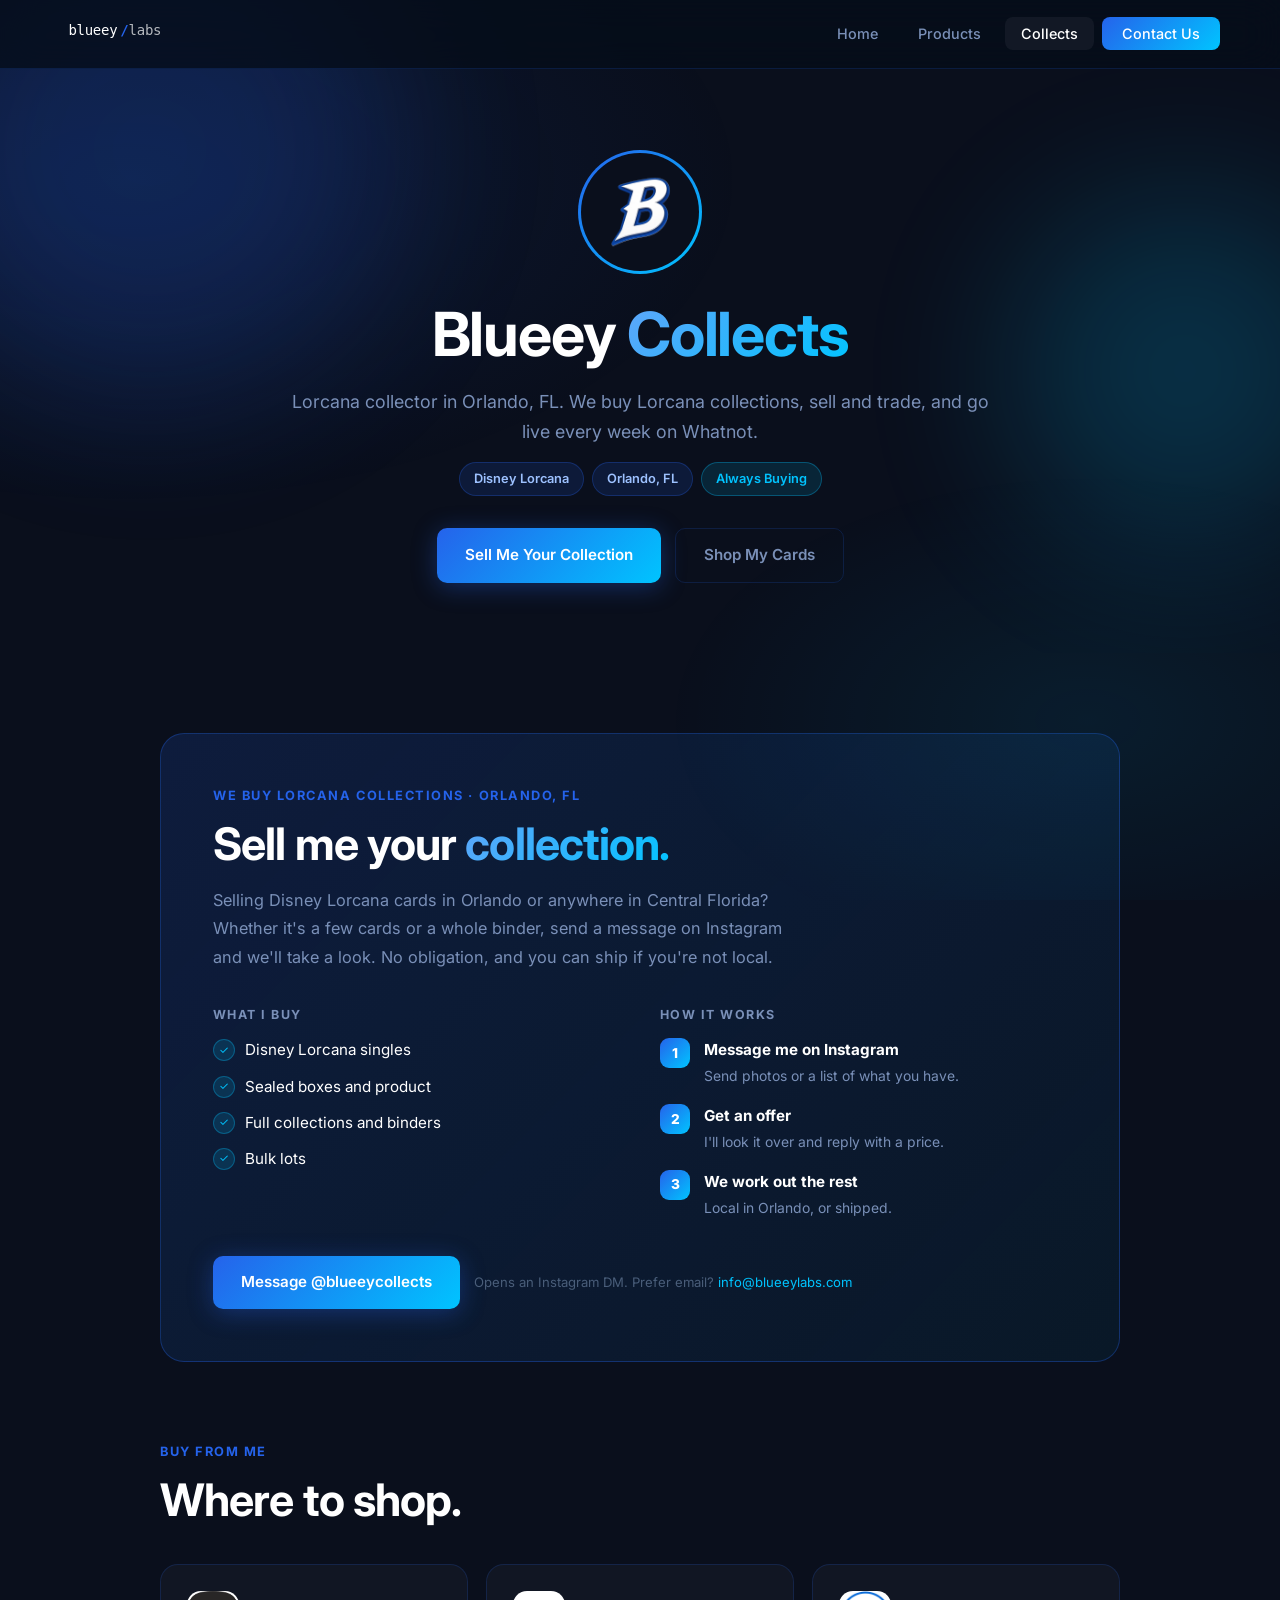
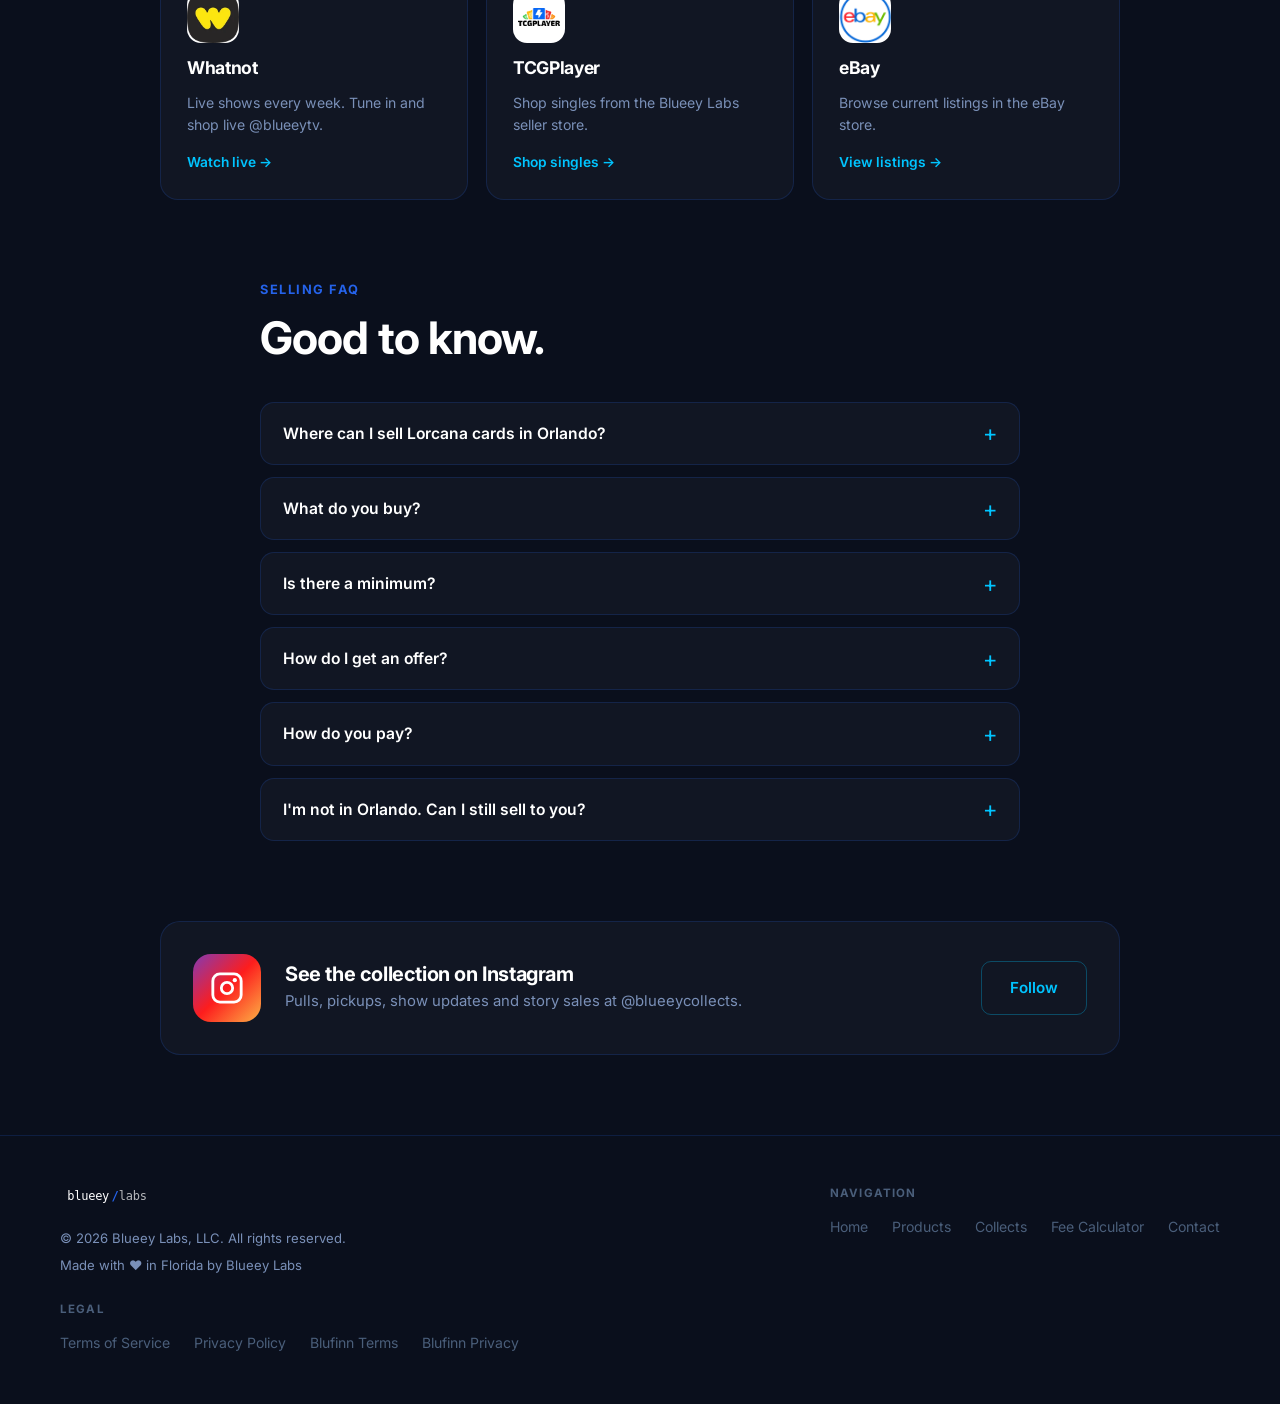
<file: collects.html>
<!DOCTYPE html>
<html lang="en">
<head>
  <meta charset="UTF-8" />
  <meta name="viewport" content="width=device-width, initial-scale=1.0" />
  <title>Sell Your Lorcana Collection in Orlando, FL | Blueey Collects</title>
  <meta name="description" content="We buy Lorcana collections in Orlando, FL: singles, sealed product, binders and bulk. Message Blueey Collects for an offer. Local meetups or shipped, no minimum." />
  <link rel="canonical" href="https://blueeylabs.com/collects" />
  <link rel="icon" type="image/png" sizes="32x32" href="assets/images/favicon-32.png" />
  <link rel="icon" type="image/png" sizes="16x16" href="assets/images/favicon-16.png" />
  <meta property="og:title" content="Sell Your Lorcana Collection in Orlando, FL | Blueey Collects" />
  <meta property="og:url" content="https://blueeylabs.com/collects" />
  <meta property="og:description" content="We buy Lorcana collections in Orlando, FL. Singles, sealed, binders and bulk. Local meetups or shipped." />
  <meta property="og:image" content="https://blueeylabs.com/assets/images/og-image.png" />
  <script type="application/ld+json">
[
 {
  "@context": "https://schema.org",
  "@type": "Organization",
  "name": "Blueey Collects",
  "url": "https://blueeylabs.com/collects",
  "logo": "https://blueeylabs.com/assets/images/blueey-collects-logo.webp",
  "description": "Lorcana collector in Orlando, FL that buys, sells and trades Disney Lorcana cards.",
  "areaServed": [
   {
    "@type": "City",
    "name": "Orlando"
   },
   {
    "@type": "AdministrativeArea",
    "name": "Central Florida"
   }
  ],
  "parentOrganization": {
   "@type": "Organization",
   "name": "Blueey Labs, LLC",
   "url": "https://blueeylabs.com"
  },
  "sameAs": [
   "https://www.instagram.com/blueeycollects/",
   "https://www.whatnot.com/user/blueeytv",
   "https://www.tcgplayer.com/sellers/Blueey-Labs/9c25921c"
  ]
 },
 {
  "@context": "https://schema.org",
  "@type": "FAQPage",
  "mainEntity": [
   {
    "@type": "Question",
    "name": "Where can I sell Lorcana cards in Orlando?",
    "acceptedAnswer": {
     "@type": "Answer",
     "text": "Right here. Blueey Collects buys Lorcana cards from sellers across the Orlando area and Central Florida, with local meetups, and from anywhere else by mail."
    }
   },
   {
    "@type": "Question",
    "name": "What do you buy?",
    "acceptedAnswer": {
     "@type": "Answer",
     "text": "Disney Lorcana singles, sealed product, full collections and bulk lots."
    }
   },
   {
    "@type": "Question",
    "name": "Is there a minimum?",
    "acceptedAnswer": {
     "@type": "Answer",
     "text": "No. Whether it's a few cards or an entire collection, send it over and I'll take a look."
    }
   },
   {
    "@type": "Question",
    "name": "How do I get an offer?",
    "acceptedAnswer": {
     "@type": "Answer",
     "text": "Message @blueeycollects on Instagram with photos or a list of what you have. I'll look it over and reply with a price. There's no obligation to accept."
    }
   },
   {
    "@type": "Question",
    "name": "How do you pay?",
    "acceptedAnswer": {
     "@type": "Answer",
     "text": "Cash App, Venmo, PayPal, or cash in person."
    }
   },
   {
    "@type": "Question",
    "name": "I'm not in Orlando. Can I still sell to you?",
    "acceptedAnswer": {
     "@type": "Answer",
     "text": "Yes. Local sellers can meet up in the Orlando area, and everyone else can ship. Shipping is worked out as part of each deal."
    }
   }
  ]
 }
]
  </script>
  <link rel="stylesheet" href="assets/css/style.css" />
  <style>
    /* ── Hero ── */
    .c-hero { padding: 150px 24px 70px; text-align: center; position: relative; z-index: 1; }
    .c-hero-inner { max-width: 720px; margin: 0 auto; position: relative; z-index: 1; }
    .avatar-ring { width: 124px; height: 124px; border-radius: 50%; background: var(--gradient); padding: 3px; margin: 0 auto 24px; }
    .avatar-inner {
      width: 100%; height: 100%; border-radius: 50%; background: var(--bg-base);
      display: flex; align-items: center; justify-content: center; overflow: hidden;
    }
    .avatar-inner img { width: 82%; height: 82%; object-fit: contain; mix-blend-mode: screen; }
    .c-hero h1 { font-size: clamp(2.2rem, 6vw, 3.8rem); margin-bottom: 16px; }
    .c-hero .lead { font-size: 1.12rem; line-height: 1.7; margin-bottom: 14px; }
    .c-tags { display: flex; gap: 8px; justify-content: center; flex-wrap: wrap; margin-bottom: 32px; }
    .c-tags span {
      font-size: 0.8rem; font-weight: 600; padding: 6px 14px; border-radius: 100px;
      background: rgba(37,99,235,0.14); border: 1px solid rgba(37,99,235,0.28); color: #9DC1FF;
    }
    .c-tags .hot { background: rgba(0,196,255,0.12); border-color: rgba(0,196,255,0.3); color: var(--cyan); }
    .c-actions { display: flex; gap: 14px; justify-content: center; flex-wrap: wrap; }

    .block { padding: 80px 24px; }
    .narrow { max-width: 960px; margin: 0 auto; }

    /* ── Sell ── */
    .sell-card {
      border-radius: 24px; padding: 52px;
      background: linear-gradient(135deg, rgba(37,99,235,0.16), rgba(0,196,255,0.05));
      border: 1px solid rgba(37,99,235,0.32);
    }
    .sell-card h2 { margin-bottom: 14px; }
    .sell-card > p { font-size: 1.02rem; line-height: 1.75; max-width: 600px; margin-bottom: 36px; }
    .sell-grid { display: grid; grid-template-columns: 1fr 1fr; gap: 40px; margin-bottom: 36px; }
    .sell-grid h3 { font-size: 0.78rem; letter-spacing: 0.12em; text-transform: uppercase; color: var(--text-secondary); font-weight: 700; margin-bottom: 16px; }
    .buy-list { list-style: none; display: grid; gap: 12px; }
    .buy-list li { display: flex; gap: 10px; align-items: flex-start; font-size: 0.95rem; color: var(--text-primary); }
    .buy-list li::before {
      content: '✓'; flex-shrink: 0; width: 22px; height: 22px; border-radius: 50%; margin-top: 1px;
      display: flex; align-items: center; justify-content: center; font-size: 0.7rem;
      color: var(--cyan); background: rgba(0,196,255,0.14); border: 1px solid rgba(0,196,255,0.3);
    }
    .steps { list-style: none; display: grid; gap: 16px; counter-reset: step; }
    .steps li { display: flex; gap: 14px; align-items: flex-start; counter-increment: step; }
    .steps li::before {
      content: counter(step); flex-shrink: 0; width: 30px; height: 30px; border-radius: 9px;
      display: flex; align-items: center; justify-content: center; font-weight: 800; font-size: 0.85rem;
      background: var(--gradient); color: #fff;
    }
    .steps strong { display: block; font-size: 0.95rem; }
    .steps span { font-size: 0.87rem; color: var(--text-secondary); }
    .sell-actions { display: flex; gap: 14px; flex-wrap: wrap; align-items: center; }
    .sell-note { font-size: 0.82rem; color: var(--text-muted); }

    /* ── Where to buy ── */
    .shop-grid { display: grid; grid-template-columns: repeat(3, 1fr); gap: 18px; }
    .shop {
      display: flex; flex-direction: column; gap: 14px; text-decoration: none; color: var(--text-primary);
      padding: 26px; border-radius: 18px; background: var(--bg-card); border: 1px solid var(--border);
      transition: transform 0.25s ease, border-color 0.25s ease, box-shadow 0.25s ease;
    }
    .shop:hover { transform: translateY(-4px); border-color: var(--border-hover); box-shadow: var(--glow); }
    .shop-logo { width: 52px; height: 52px; border-radius: 14px; overflow: hidden; background: #fff; }
    .shop-logo img { width: 100%; height: 100%; display: block; object-fit: cover; }
    .shop-logo.pad img { object-fit: contain; padding: 5px; }
    .shop h3 { font-size: 1.1rem; }
    .shop p { font-size: 0.88rem; line-height: 1.6; flex: 1; }
    .shop .go { font-size: 0.86rem; font-weight: 600; color: var(--cyan); }

    /* ── Instagram ── */
    .ig-card {
      display: grid; grid-template-columns: auto 1fr auto; gap: 24px; align-items: center;
      padding: 32px; border-radius: 20px; background: var(--bg-card); border: 1px solid var(--border);
    }
    .ig-icon {
      width: 68px; height: 68px; border-radius: 18px; display: flex; align-items: center; justify-content: center;
      background: linear-gradient(135deg,#833ab4 0%,#fd1d1d 50%,#fcb045 100%);
    }
    .ig-icon svg { width: 34px; height: 34px; }
    .ig-card h3 { font-size: 1.25rem; margin-bottom: 4px; }
    .ig-card p { font-size: 0.93rem; }

    @media (max-width: 820px) {
      .c-hero { padding: 120px 20px 50px; }
      .block { padding: 56px 16px; }
      .sell-card { padding: 34px 24px; }
      .sell-grid { grid-template-columns: 1fr; gap: 30px; }
      .shop-grid { grid-template-columns: 1fr; }
      .ig-card { grid-template-columns: 1fr; text-align: center; justify-items: center; }
    }
  </style>
</head>
<body>

<!-- Navigation -->
<nav>
  <div class="nav-inner">
    <a href="index.html" class="nav-logo"><img src="assets/images/logo.svg" alt="Blueey Labs" height="28" /></a>
    <ul class="nav-links">
      <li><a href="index.html">Home</a></li>
      <li><a href="products.html">Products</a></li>
      <li><a href="collects.html">Collects</a></li>
      <li><a href="contact.html" class="nav-cta">Contact Us</a></li>
    </ul>
    <button class="hamburger" aria-label="Toggle menu">
      <span></span><span></span><span></span>
    </button>
  </div>
</nav>

<!-- Hero -->
<section class="c-hero">
  <div class="orbs"><div class="orb orb-1"></div><div class="orb orb-2"></div></div>
  <div class="c-hero-inner">
    <div class="avatar-ring fade-up"><div class="avatar-inner"><img src="assets/images/blueey-collects-logo.webp" alt="Blueey Collects logo" /></div></div>
    <h1 class="fade-up fade-up-delay-1">Blueey <span class="gradient-text">Collects</span></h1>
    <p class="lead fade-up fade-up-delay-2">Lorcana collector in Orlando, FL. We buy Lorcana collections, sell and trade, and go live every week on Whatnot.</p>
    <div class="c-tags fade-up fade-up-delay-2">
      <span>Disney Lorcana</span><span>Orlando, FL</span><span class="hot">Always Buying</span>
    </div>
    <div class="c-actions fade-up fade-up-delay-3">
      <a href="#sell" class="btn btn-primary">Sell Me Your Collection</a>
      <a href="#shop" class="btn btn-ghost">Shop My Cards</a>
    </div>
  </div>
</section>

<!-- Sell -->
<section class="block" id="sell">
  <div class="narrow">
    <div class="sell-card glow fade-up">
      <div class="section-label">We buy Lorcana collections · Orlando, FL</div>
      <h2>Sell me your <span class="gradient-text">collection.</span></h2>
      <p>Selling Disney Lorcana cards in Orlando or anywhere in Central Florida? Whether it's a few cards or a whole binder, send a message on Instagram and we'll take a look. No obligation, and you can ship if you're not local.</p>

      <div class="sell-grid">
        <div>
          <h3>What I buy</h3>
          <ul class="buy-list">
            <li>Disney Lorcana singles</li>
            <li>Sealed boxes and product</li>
            <li>Full collections and binders</li>
            <li>Bulk lots</li>
          </ul>
        </div>
        <div>
          <h3>How it works</h3>
          <ol class="steps">
            <li><div><strong>Message me on Instagram</strong><span>Send photos or a list of what you have.</span></div></li>
            <li><div><strong>Get an offer</strong><span>I'll look it over and reply with a price.</span></div></li>
            <li><div><strong>We work out the rest</strong><span>Local in Orlando, or shipped.</span></div></li>
          </ol>
        </div>
      </div>

      <div class="sell-actions">
        <a href="https://ig.me/m/blueeycollects" target="_blank" rel="noopener" class="btn btn-primary">Message @blueeycollects</a>
        <span class="sell-note">Opens an Instagram DM. Prefer email? <a href="mailto:info@blueeylabs.com" style="color:var(--cyan);text-decoration:none;">info@blueeylabs.com</a></span>
      </div>
    </div>
  </div>
</section>

<!-- Shop -->
<section class="block" id="shop" style="padding-top: 0;">
  <div class="narrow">
    <div class="section-header fade-up" style="margin-bottom: 36px;">
      <div class="section-label">Buy from me</div>
      <h2>Where to shop.</h2>
    </div>
    <div class="shop-grid">
      <a class="shop glow fade-up" href="https://www.whatnot.com/user/blueeytv/shows" target="_blank" rel="noopener">
        <div class="shop-logo"><img src="assets/images/whatnot-logo.webp" alt="" /></div>
        <h3>Whatnot</h3>
        <p>Live shows every week. Tune in and shop live @blueeytv.</p>
        <span class="go">Watch live →</span>
      </a>
      <a class="shop glow fade-up fade-up-delay-1" href="https://www.tcgplayer.com/sellers/Blueey-Labs/9c25921c" target="_blank" rel="noopener">
        <div class="shop-logo pad"><img src="assets/images/tcgplayer-logo.webp" alt="" /></div>
        <h3>TCGPlayer</h3>
        <p>Shop singles from the Blueey Labs seller store.</p>
        <span class="go">Shop singles →</span>
      </a>
      <a class="shop glow fade-up fade-up-delay-2" href="https://ebay.io/m/PekpHV" target="_blank" rel="noopener">
        <div class="shop-logo"><img src="assets/images/ebay-logo.webp" alt="" /></div>
        <h3>eBay</h3>
        <p>Browse current listings in the eBay store.</p>
        <span class="go">View listings →</span>
      </a>
    </div>
  </div>
</section>

<!-- FAQ -->
<section class="block" id="faq" style="padding-top: 0;">
  <div class="narrow" style="max-width: 760px;">
    <div class="section-header fade-up" style="margin-bottom: 36px;">
      <div class="section-label">Selling FAQ</div>
      <h2>Good to know.</h2>
    </div>
    <div class="faq fade-up">
      <details><summary>Where can I sell Lorcana cards in Orlando?</summary><p>Right here. Blueey Collects buys Lorcana cards from sellers across the Orlando area and Central Florida, with local meetups, and from anywhere else by mail.</p></details>
      <details><summary>What do you buy?</summary><p>Disney Lorcana singles, sealed product, full collections and bulk lots.</p></details>
      <details><summary>Is there a minimum?</summary><p>No. Whether it's a few cards or an entire collection, send it over and I'll take a look.</p></details>
      <details><summary>How do I get an offer?</summary><p>Message <a href="https://ig.me/m/blueeycollects" target="_blank" rel="noopener">@blueeycollects</a> on Instagram with photos or a list of what you have. I'll look it over and reply with a price. There's no obligation to accept.</p></details>
      <details><summary>How do you pay?</summary><p>Cash App, Venmo, PayPal, or cash in person.</p></details>
      <details><summary>I'm not in Orlando. Can I still sell to you?</summary><p>Yes. Local sellers can meet up in the Orlando area, and everyone else can ship. Shipping is worked out as part of each deal.</p></details>
    </div>
  </div>
</section>

<!-- Instagram -->
<section class="block" style="padding-top: 0;">
  <div class="narrow">
    <div class="ig-card glow fade-up">
      <div class="ig-icon">
        <svg viewBox="0 0 24 24" fill="none"><rect x="2" y="2" width="20" height="20" rx="5" stroke="white" stroke-width="2"/><circle cx="12" cy="12" r="4" stroke="white" stroke-width="2"/><circle cx="17.5" cy="6.5" r="1.5" fill="white"/></svg>
      </div>
      <div>
        <h3>See the collection on Instagram</h3>
        <p>Pulls, pickups, show updates and story sales at @blueeycollects.</p>
      </div>
      <a href="https://www.instagram.com/blueeycollects/" target="_blank" rel="noopener" class="btn btn-outline">Follow</a>
    </div>
  </div>
</section>

<!-- Footer -->
<footer>
  <div class="footer-inner">
    <div class="footer-col">
      <a href="index.html" class="footer-logo"><img src="assets/images/logo.svg" alt="Blueey Labs" height="24" /></a>
      <div class="footer-copy">
        <p>© 2026 Blueey Labs, LLC. All rights reserved.</p>
        <p style="margin-top:6px;">Made with ❤️ in Florida by Blueey Labs</p>
      </div>
    </div>
    <div class="footer-col">
      <span class="footer-col-label">Navigation</span>
      <ul class="footer-links">
        <li><a href="index.html">Home</a></li>
        <li><a href="products.html">Products</a></li>
      <li><a href="collects.html">Collects</a></li>
        <li><a href="fee-calculator.html">Fee Calculator</a></li>
        <li><a href="contact.html">Contact</a></li>
      </ul>
    </div>
    <div class="footer-col">
      <span class="footer-col-label">Legal</span>
      <ul class="footer-links">
        <li><a href="legal/terms.html">Terms of Service</a></li>
        <li><a href="legal/privacy.html">Privacy Policy</a></li>
        <li><a href="blufinn/terms.html">Blufinn Terms</a></li>
        <li><a href="blufinn/privacy.html">Blufinn Privacy</a></li>
      </ul>
    </div>
  </div>
</footer>

<script src="assets/js/main.js"></script>
</body>
</html>
</file>
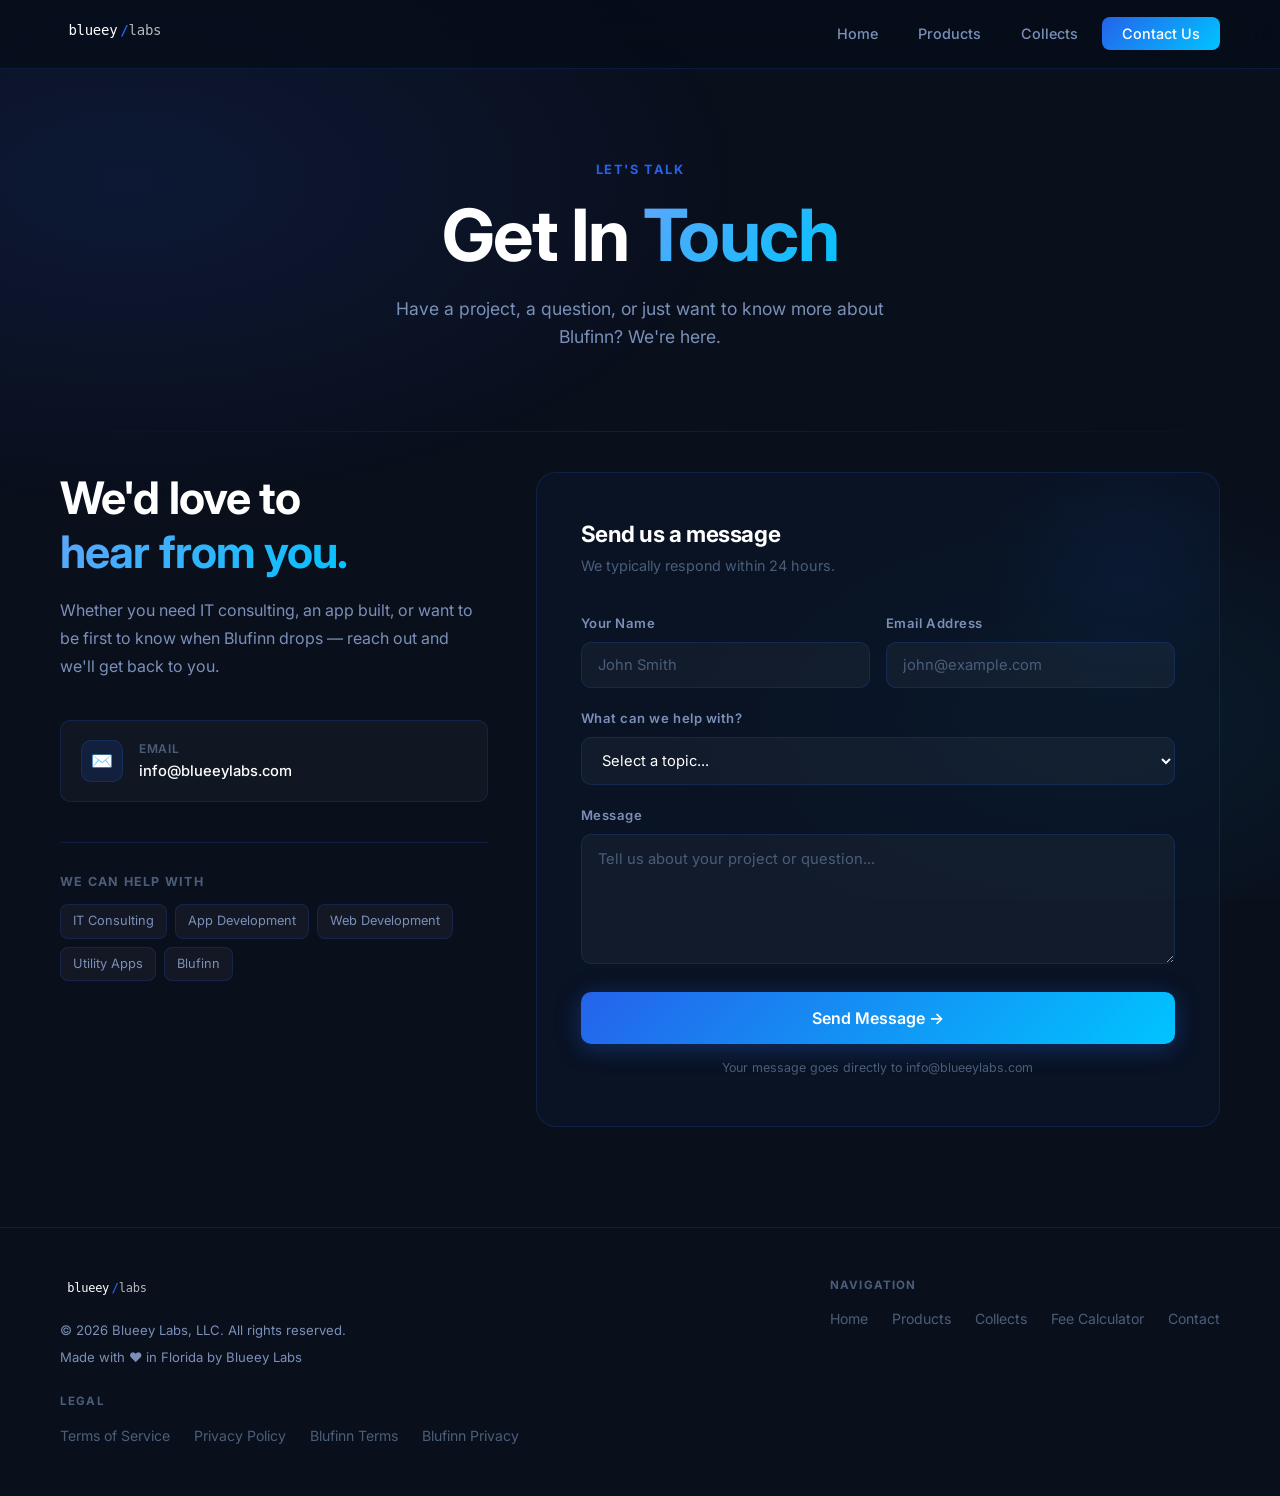
<file: contact.html>
<!DOCTYPE html>
<html lang="en">
<head>
  <meta charset="UTF-8" />
  <meta name="viewport" content="width=device-width, initial-scale=1.0" />
  <title>Contact — Blueey Labs</title>
  <meta name="description" content="Get in touch with Blueey Labs for IT consulting, app development, web development, or to learn more about Blufinn." />
  <link rel="icon" type="image/png" sizes="32x32" href="assets/images/favicon-32.png" />
  <link rel="icon" type="image/png" sizes="16x16" href="assets/images/favicon-16.png" />
  <meta property="og:title" content="Contact — Blueey Labs" />
  <meta property="og:description" content="Get in touch with Blueey Labs for IT consulting, app development, web development, or to learn more about Blufinn." />
  <meta property="og:image" content="assets/images/og-image.png" />
  <link rel="stylesheet" href="assets/css/style.css" />
  <style>
    .contact-section {
      padding: 40px 24px 100px;
    }

    .contact-grid {
      max-width: 1160px;
      margin: 0 auto;
      display: grid;
      grid-template-columns: 1fr 1.6fr;
      gap: 48px;
      align-items: start;
    }

    /* ── Left Column ── */
    .contact-info h2 { margin-bottom: 16px; }
    .contact-info > p { font-size: 1rem; line-height: 1.75; margin-bottom: 40px; }

    .contact-items { display: flex; flex-direction: column; gap: 16px; margin-bottom: 40px; }

    .contact-item {
      display: flex;
      align-items: center;
      gap: 16px;
      padding: 18px 20px;
      background: var(--bg-card);
      border: 1px solid var(--border);
      border-radius: var(--radius-sm);
      text-decoration: none;
      transition: all 0.25s ease;
    }

    .contact-item:hover {
      border-color: var(--border-hover);
      background: rgba(26,109,255,0.05);
      transform: translateX(4px);
    }

    .contact-item-icon {
      width: 42px; height: 42px;
      border-radius: 10px;
      background: rgba(26,109,255,0.12);
      border: 1px solid rgba(26,109,255,0.2);
      display: flex; align-items: center; justify-content: center;
      font-size: 1.1rem;
      flex-shrink: 0;
    }

    .contact-item-text { flex: 1; }
    .contact-item-label { font-size: 0.75rem; color: var(--text-muted); font-weight: 600; letter-spacing: 0.06em; text-transform: uppercase; }
    .contact-item-value { font-size: 0.92rem; color: var(--text-primary); font-weight: 500; margin-top: 2px; }

    .contact-divider {
      height: 1px;
      background: var(--border);
      margin: 32px 0;
    }

    .services-quick h4 {
      font-size: 0.78rem;
      font-weight: 700;
      letter-spacing: 0.1em;
      text-transform: uppercase;
      color: var(--text-muted);
      margin-bottom: 14px;
    }

    .services-list {
      display: flex;
      flex-wrap: wrap;
      gap: 8px;
    }

    .services-list span {
      font-size: 0.8rem;
      padding: 6px 12px;
      border-radius: 8px;
      background: rgba(255,255,255,0.04);
      border: 1px solid var(--border);
      color: var(--text-secondary);
    }

    /* ── Right Column: Form ── */
    .contact-form-card {
      background: rgba(10,22,40,0.6);
      border: 1px solid var(--border);
      border-radius: 20px;
      padding: 48px 44px;
      position: relative;
      overflow: hidden;
    }

    .contact-form-card::before {
      content: '';
      position: absolute;
      top: -60px; right: -60px;
      width: 300px; height: 300px;
      background: radial-gradient(circle, rgba(26,109,255,0.06) 0%, transparent 70%);
      pointer-events: none;
    }

    .form-title { font-size: 1.4rem; margin-bottom: 6px; }
    .form-subtitle { font-size: 0.9rem; color: var(--text-muted); margin-bottom: 36px; }

    .form-row { display: grid; grid-template-columns: 1fr 1fr; gap: 16px; }

    .form-group {
      display: flex;
      flex-direction: column;
      gap: 8px;
      margin-bottom: 20px;
    }

    .form-group label {
      font-size: 0.82rem;
      font-weight: 600;
      color: var(--text-secondary);
      letter-spacing: 0.04em;
    }

    .form-group input,
    .form-group select,
    .form-group textarea {
      background: rgba(255,255,255,0.04);
      border: 1px solid var(--border);
      border-radius: 10px;
      padding: 13px 16px;
      color: var(--text-primary);
      font-family: inherit;
      font-size: 0.92rem;
      outline: none;
      transition: all 0.2s ease;
      width: 100%;
    }

    .form-group input::placeholder,
    .form-group textarea::placeholder { color: var(--text-muted); }

    .form-group input:focus,
    .form-group select:focus,
    .form-group textarea:focus {
      border-color: var(--blue);
      background: rgba(26,109,255,0.06);
      box-shadow: 0 0 0 3px rgba(26,109,255,0.12);
    }

    .form-group select option { background: #0A1628; color: var(--text-primary); }

    .form-group textarea { resize: vertical; min-height: 130px; line-height: 1.6; }

    .form-submit {
      width: 100%;
      justify-content: center;
      font-size: 1rem;
      padding: 16px 28px;
      margin-top: 8px;
    }

    .form-note {
      text-align: center;
      font-size: 0.78rem;
      color: var(--text-muted);
      margin-top: 14px;
    }

    /* ── Success State ── */
    .form-success {
      display: none;
      text-align: center;
      padding: 48px 24px;
    }

    .success-icon {
      width: 64px; height: 64px;
      border-radius: 50%;
      background: rgba(0,212,255,0.12);
      border: 1px solid rgba(0,212,255,0.25);
      display: flex; align-items: center; justify-content: center;
      font-size: 1.8rem;
      margin: 0 auto 24px;
    }

    .form-success h3 { margin-bottom: 10px; }
    .form-success p { font-size: 0.9rem; }

    @media (max-width: 900px) {
      .contact-grid { grid-template-columns: 1fr; }
      .contact-form-card { padding: 36px 28px; }
    }

    @media (max-width: 560px) {
      .form-row { grid-template-columns: 1fr; }
      .contact-form-card { padding: 28px 20px; }
    }
  </style>
</head>
<body>

<!-- Navigation -->
<nav>
  <div class="nav-inner">
    <a href="index.html" class="nav-logo"><img src="assets/images/logo.svg" alt="Blueey Labs" height="28" /></a>
    <ul class="nav-links">
      <li><a href="index.html">Home</a></li>
      <li><a href="products.html">Products</a></li>
      <li><a href="collects.html">Collects</a></li>
      <li><a href="contact.html" class="nav-cta">Contact Us</a></li>
    </ul>
    <button class="hamburger" aria-label="Toggle menu">
      <span></span><span></span><span></span>
    </button>
  </div>
</nav>

<!-- Page Hero -->
<div class="page-hero">
  <div class="container">
    <div class="section-label fade-up">Let's Talk</div>
    <h1 class="fade-up fade-up-delay-1">Get In <span class="gradient-text">Touch</span></h1>
    <p class="fade-up fade-up-delay-2">Have a project, a question, or just want to know more about Blufinn? We're here.</p>
  </div>
</div>

<div class="divider"></div>

<!-- Contact Content -->
<section class="contact-section">
  <div class="contact-grid">

    <!-- Left: Info -->
    <div class="contact-info fade-up">
      <h2>We'd love to<br><span class="gradient-text">hear from you.</span></h2>
      <p>Whether you need IT consulting, an app built, or want to be first to know when Blufinn drops — reach out and we'll get back to you.</p>

      <div class="contact-items">
        <a href="mailto:info@blueeylabs.com" class="contact-item">
          <div class="contact-item-icon">✉️</div>
          <div class="contact-item-text">
            <div class="contact-item-label">Email</div>
            <div class="contact-item-value">info@blueeylabs.com</div>
          </div>
        </a>
      </div>

      <div class="contact-divider"></div>

      <div class="services-quick">
        <h4>We can help with</h4>
        <div class="services-list">
          <span>IT Consulting</span>
          <span>App Development</span>
          <span>Web Development</span>
          <span>Utility Apps</span>
          <span>Blufinn</span>
        </div>
      </div>
    </div>

    <!-- Right: Form -->
    <div class="contact-form-card fade-up fade-up-delay-1">
      <h3 class="form-title">Send us a message</h3>
      <p class="form-subtitle">We typically respond within 24 hours.</p>

      <form id="contactForm" action="https://formspree.io/f/xpqblrwz" method="POST">
        <div class="form-row">
          <div class="form-group">
            <label for="name">Your Name</label>
            <input type="text" id="name" name="name" placeholder="John Smith" required />
          </div>
          <div class="form-group">
            <label for="email">Email Address</label>
            <input type="email" id="email" name="email" placeholder="john@example.com" required />
          </div>
        </div>

        <div class="form-group">
          <label for="subject">What can we help with?</label>
          <select id="subject" name="subject">
            <option value="" disabled selected>Select a topic...</option>
            <option value="it-consulting">IT Consulting</option>
            <option value="app-development">App Development</option>
            <option value="web-development">Web Development</option>
            <option value="utility-apps">Utility Apps</option>
            <option value="blufinn">Blufinn — Notify Me at Launch</option>
            <option value="other">Other</option>
          </select>
        </div>

        <div class="form-group">
          <label for="message">Message</label>
          <textarea id="message" name="message" placeholder="Tell us about your project or question..." required></textarea>
        </div>

        <button type="submit" class="btn btn-primary form-submit">Send Message →</button>
        <p class="form-note">Your message goes directly to info@blueeylabs.com</p>
      </form>

      <div class="form-success" id="formSuccess">
        <div class="success-icon">✓</div>
        <h3>Message sent!</h3>
        <p>Thanks for reaching out. We'll get back to you within 24 hours.</p>
      </div>
    </div>

  </div>
</section>

<!-- Footer -->
<footer>
  <div class="footer-inner">
    <div class="footer-col">
      <a href="index.html" class="footer-logo"><img src="assets/images/logo.svg" alt="Blueey Labs" height="24" /></a>
      <div class="footer-copy">
        <p>© 2026 Blueey Labs, LLC. All rights reserved.</p>
        <p style="margin-top:6px;">Made with ❤️ in Florida by Blueey Labs</p>
      </div>
    </div>
    <div class="footer-col">
      <span class="footer-col-label">Navigation</span>
      <ul class="footer-links">
        <li><a href="index.html">Home</a></li>
        <li><a href="products.html">Products</a></li>
      <li><a href="collects.html">Collects</a></li>
        <li><a href="fee-calculator.html">Fee Calculator</a></li>
        <li><a href="contact.html">Contact</a></li>
      </ul>
    </div>
    <div class="footer-col">
      <span class="footer-col-label">Legal</span>
      <ul class="footer-links">
        <li><a href="legal/terms.html">Terms of Service</a></li>
        <li><a href="legal/privacy.html">Privacy Policy</a></li>
        <li><a href="blufinn/terms.html">Blufinn Terms</a></li>
        <li><a href="blufinn/privacy.html">Blufinn Privacy</a></li>
      </ul>
    </div>
  </div>
</footer>

<script src="assets/js/main.js"></script>
<script>
  const form = document.getElementById('contactForm');
  const success = document.getElementById('formSuccess');
  if (form) {
    form.addEventListener('submit', async (e) => {
      e.preventDefault();
      const btn = form.querySelector('button[type="submit"]');
      btn.textContent = 'Sending...';
      btn.disabled = true;
      try {
        const res = await fetch(form.action, {
          method: 'POST',
          body: new FormData(form),
          headers: { 'Accept': 'application/json' }
        });
        if (res.ok) {
          form.style.display = 'none';
          success.style.display = 'block';
        } else {
          btn.textContent = 'Send Message →';
          btn.disabled = false;
          alert('Something went wrong. Please email us directly at info@blueeylabs.com');
        }
      } catch {
        btn.textContent = 'Send Message →';
        btn.disabled = false;
        alert('Something went wrong. Please email us directly at info@blueeylabs.com');
      }
    });
  }
</script>
</body>
</html>
</file>
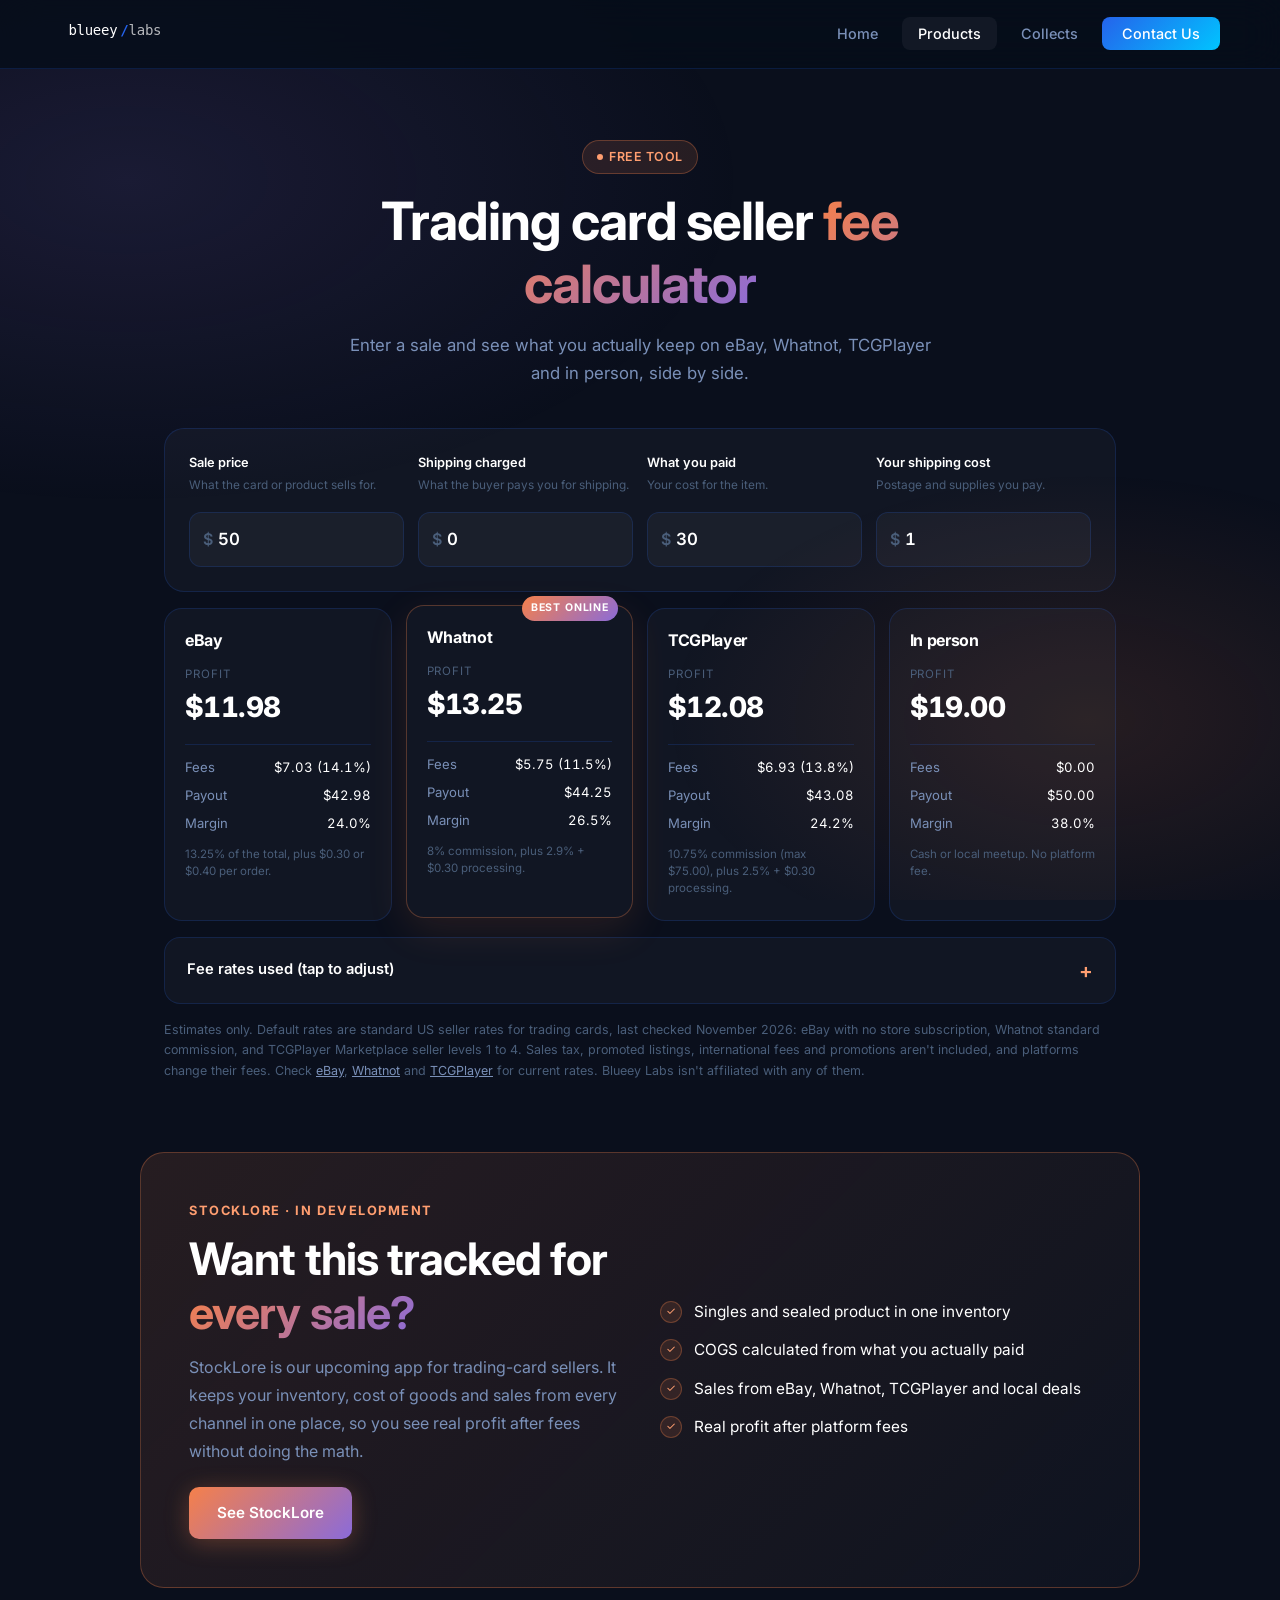
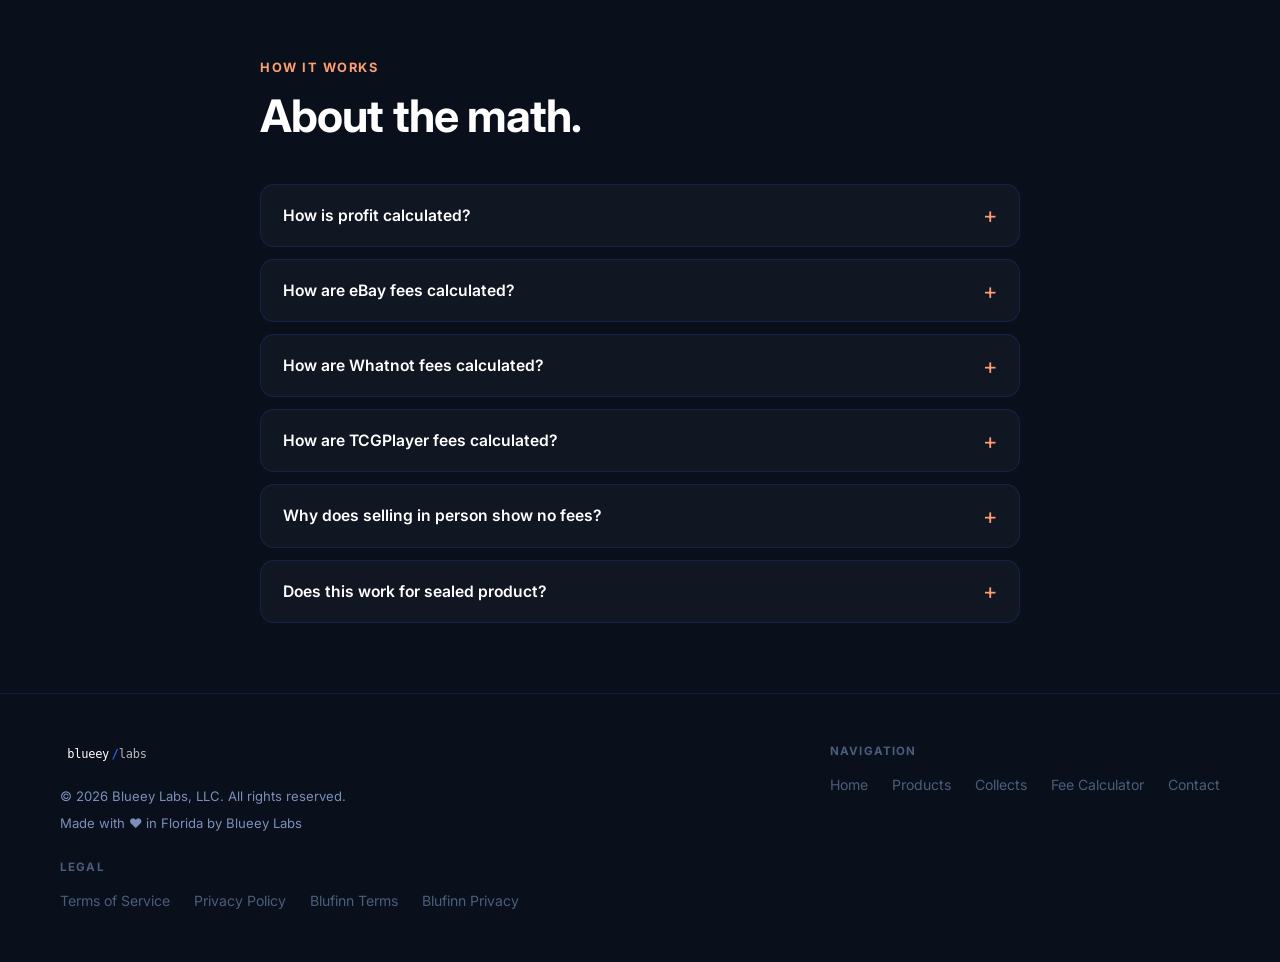
<file: fee-calculator.html>
<!DOCTYPE html>
<html lang="en">
<head>
  <meta charset="UTF-8" />
  <meta name="viewport" content="width=device-width, initial-scale=1.0" />
  <title>Trading Card Seller Fee Calculator: eBay, Whatnot &amp; TCGPlayer | Blueey Labs</title>
  <meta name="description" content="Free fee calculator for trading card sellers. Enter a sale price and see what you keep after eBay, Whatnot and TCGPlayer fees, plus your real profit after cost and shipping." />
  <link rel="canonical" href="https://blueeylabs.com/fee-calculator" />
  <link rel="icon" type="image/png" sizes="32x32" href="assets/images/favicon-32.png" />
  <link rel="icon" type="image/png" sizes="16x16" href="assets/images/favicon-16.png" />
  <meta property="og:title" content="Trading Card Seller Fee Calculator: eBay, Whatnot &amp; TCGPlayer" />
  <meta property="og:description" content="See what you keep after eBay, Whatnot and TCGPlayer fees, and your real profit after cost and shipping." />
  <meta property="og:image" content="https://blueeylabs.com/assets/images/og-image.png" />
  <meta property="og:url" content="https://blueeylabs.com/fee-calculator" />
  <link rel="stylesheet" href="assets/css/style.css" />
  <link rel="stylesheet" href="assets/css/app-page.css" />
  <style>
    .calc-hero { padding: 140px 24px 40px; text-align: center; position: relative; z-index: 1; }
    .calc-hero h1 { font-size: clamp(2.1rem, 5.5vw, 3.3rem); margin: 16px auto 14px; max-width: 760px; }
    .calc-hero p { max-width: 600px; margin: 0 auto; font-size: 1.05rem; line-height: 1.7; }

    .calc { max-width: 1000px; margin: 0 auto; padding: 0 24px 70px; position: relative; z-index: 1; }
    .calc-inputs {
      display: grid; grid-template-columns: repeat(4, 1fr); gap: 14px;
      padding: 24px; border-radius: 20px; background: var(--bg-card); border: 1px solid var(--border);
    }
    .field label { display: block; font-size: 0.8rem; font-weight: 600; color: var(--text-primary); margin-bottom: 4px; }
    .field small { display: block; font-size: 0.74rem; color: var(--text-muted); margin-bottom: 8px; min-height: 2.3em; line-height: 1.4; }
    .money { position: relative; }
    .money span {
      position: absolute; left: 14px; top: 50%; transform: translateY(-50%);
      color: var(--text-muted); font-weight: 600; pointer-events: none;
    }
    .money input, .rate input {
      width: 100%; font: inherit; font-size: 1.05rem; font-weight: 600; color: var(--text-primary);
      background: rgba(255,255,255,0.04); border: 1px solid var(--border); border-radius: 12px;
      padding: 13px 14px 13px 28px; font-variant-numeric: tabular-nums;
      transition: border-color 0.2s ease, box-shadow 0.2s ease;
    }
    .money input:focus, .rate input:focus { outline: none; border-color: var(--accent); box-shadow: 0 0 0 3px var(--accent-soft); }
    input[type=number]::-webkit-outer-spin-button, input[type=number]::-webkit-inner-spin-button { -webkit-appearance: none; margin: 0; }
    input[type=number] { -moz-appearance: textfield; appearance: textfield; }

    .results { display: grid; grid-template-columns: repeat(4, 1fr); gap: 14px; margin-top: 16px; }
    .res {
      position: relative; padding: 22px 20px; border-radius: 18px; background: var(--bg-card);
      border: 1px solid var(--border); transition: border-color 0.3s ease, transform 0.3s ease, box-shadow 0.3s ease;
    }
    .res.best { border-color: var(--accent-border); box-shadow: 0 12px 40px var(--accent-soft); transform: translateY(-3px); }
    .res .best-tag {
      position: absolute; top: -10px; right: 14px; font-size: 0.66rem; font-weight: 700; letter-spacing: 0.08em;
      text-transform: uppercase; padding: 4px 9px; border-radius: 999px; color: #fff; background: var(--accent-grad);
      opacity: 0; transition: opacity 0.25s ease;
    }
    .res.best .best-tag { opacity: 1; }
    .res h3 { font-size: 1rem; margin-bottom: 14px; }
    .res .keep-label { font-size: 0.72rem; text-transform: uppercase; letter-spacing: 0.08em; color: var(--text-muted); }
    .res .profit { font-size: 1.75rem; font-weight: 800; color: var(--text-primary); font-variant-numeric: tabular-nums; margin: 2px 0 14px; letter-spacing: -0.02em; }
    .res .profit.neg { color: #F87171; }
    .res dl { display: grid; grid-template-columns: 1fr auto; gap: 7px 10px; font-size: 0.82rem; border-top: 1px solid var(--border); padding-top: 12px; }
    .res dt { color: var(--text-secondary); }
    .res dd { color: var(--text-primary); font-variant-numeric: tabular-nums; text-align: right; }
    .res .how { margin-top: 12px; font-size: 0.72rem; line-height: 1.5; color: var(--text-muted); }

    .rates { margin-top: 16px; border-radius: 16px; background: var(--bg-card); border: 1px solid var(--border); padding: 0 22px; }
    .rates summary {
      cursor: pointer; list-style: none; padding: 16px 0; font-weight: 600; font-size: 0.92rem; color: var(--text-primary);
      display: flex; justify-content: space-between; align-items: center; gap: 12px;
    }
    .rates summary::-webkit-details-marker { display: none; }
    .rates summary::after { content: '+'; color: var(--accent); font-size: 1.3rem; transition: transform 0.25s ease; }
    .rates[open] summary::after { transform: rotate(45deg); }
    .rates-grid { display: grid; grid-template-columns: repeat(3, 1fr); gap: 22px; padding-bottom: 20px; }
    .rates-grid h4 { font-size: 0.85rem; margin-bottom: 10px; color: var(--text-primary); }
    .rate { display: grid; grid-template-columns: 1fr 92px; gap: 10px; align-items: center; margin-bottom: 8px; }
    .rate label { font-size: 0.8rem; color: var(--text-secondary); }
    .rate input { padding: 8px 10px; font-size: 0.9rem; text-align: right; }
    .rates-foot { display: flex; justify-content: space-between; align-items: center; gap: 12px; flex-wrap: wrap; padding-bottom: 20px; }
    .rates-foot button {
      font: inherit; font-size: 0.8rem; font-weight: 600; color: var(--accent); background: none;
      border: 1px solid var(--accent-border); border-radius: 999px; padding: 7px 14px; cursor: pointer;
    }
    .rates-foot button:hover { background: var(--accent-soft); }
    .disclaimer { margin-top: 16px; font-size: 0.78rem; line-height: 1.65; color: var(--text-muted); }
    .disclaimer a { color: var(--text-secondary); }

    @media (max-width: 900px) {
      .calc-inputs, .results { grid-template-columns: 1fr 1fr; }
      .rates-grid { grid-template-columns: 1fr; gap: 14px; }
    }
    @media (max-width: 520px) {
      .calc-hero { padding: 116px 20px 30px; }
      .calc { padding: 0 16px 50px; }
      .calc-inputs { padding: 18px; }
      .results { grid-template-columns: 1fr; }
      .field small { min-height: 0; }
      .res.best { transform: none; }
    }
  </style>
  <script type="application/ld+json">
  {
    "@context": "https://schema.org",
    "@type": "WebApplication",
    "name": "Trading Card Seller Fee Calculator",
    "url": "https://blueeylabs.com/fee-calculator",
    "applicationCategory": "BusinessApplication",
    "operatingSystem": "Any",
    "offers": { "@type": "Offer", "price": "0", "priceCurrency": "USD" },
    "description": "Free calculator showing what trading card sellers keep after eBay, Whatnot and TCGPlayer fees.",
    "publisher": { "@type": "Organization", "name": "Blueey Labs", "url": "https://blueeylabs.com" }
  }
  </script>
</head>
<body class="warm" data-nav="products">
<nav>
  <div class="nav-inner">
    <a href="index.html" class="nav-logo"><img src="assets/images/logo.svg" alt="Blueey Labs" height="28" /></a>
    <ul class="nav-links">
      <li><a href="index.html">Home</a></li>
      <li><a href="products.html">Products</a></li>
      <li><a href="collects.html">Collects</a></li>
      <li><a href="contact.html" class="nav-cta">Contact Us</a></li>
    </ul>
    <button class="hamburger" aria-label="Toggle menu"><span></span><span></span><span></span></button>
  </div>
</nav>

<section class="calc-hero">
  <span class="badge badge-accent fade-up"><span class="badge-dot"></span>Free Tool</span>
  <h1 class="fade-up fade-up-delay-1">Trading card seller <span class="accent-text">fee calculator</span></h1>
  <p class="fade-up fade-up-delay-2">Enter a sale and see what you actually keep on eBay, Whatnot, TCGPlayer and in person, side by side.</p>
</section>

<section class="calc">
  <form class="calc-inputs fade-up" id="inputs" onsubmit="return false" novalidate>
    <div class="field">
      <label for="price">Sale price</label>
      <small>What the card or product sells for.</small>
      <div class="money"><span>$</span><input id="price" type="number" inputmode="decimal" min="0" step="0.01" value="50" /></div>
    </div>
    <div class="field">
      <label for="shipCharged">Shipping charged</label>
      <small>What the buyer pays you for shipping.</small>
      <div class="money"><span>$</span><input id="shipCharged" type="number" inputmode="decimal" min="0" step="0.01" value="0" /></div>
    </div>
    <div class="field">
      <label for="cost">What you paid</label>
      <small>Your cost for the item.</small>
      <div class="money"><span>$</span><input id="cost" type="number" inputmode="decimal" min="0" step="0.01" value="30" /></div>
    </div>
    <div class="field">
      <label for="shipCost">Your shipping cost</label>
      <small>Postage and supplies you pay.</small>
      <div class="money"><span>$</span><input id="shipCost" type="number" inputmode="decimal" min="0" step="0.01" value="1" /></div>
    </div>
  </form>

  <div class="results fade-up" id="results" aria-live="polite"></div>

  <details class="rates fade-up">
    <summary>Fee rates used (tap to adjust)</summary>
    <div class="rates-grid">
      <div>
        <h4>eBay</h4>
        <div class="rate"><label for="r-ebayPct">Final value fee %</label><input id="r-ebayPct" type="number" inputmode="decimal" step="0.01" min="0" /></div>
        <div class="rate"><label for="r-ebayLow">Per order, $10 or less</label><input id="r-ebayLow" type="number" inputmode="decimal" step="0.01" min="0" /></div>
        <div class="rate"><label for="r-ebayHigh">Per order, over $10</label><input id="r-ebayHigh" type="number" inputmode="decimal" step="0.01" min="0" /></div>
      </div>
      <div>
        <h4>Whatnot</h4>
        <div class="rate"><label for="r-wnPct">Commission %</label><input id="r-wnPct" type="number" inputmode="decimal" step="0.01" min="0" /></div>
        <div class="rate"><label for="r-wnProcPct">Processing %</label><input id="r-wnProcPct" type="number" inputmode="decimal" step="0.01" min="0" /></div>
        <div class="rate"><label for="r-wnProcFlat">Processing flat $</label><input id="r-wnProcFlat" type="number" inputmode="decimal" step="0.01" min="0" /></div>
      </div>
      <div>
        <h4>TCGPlayer</h4>
        <div class="rate"><label for="r-tcgPct">Commission %</label><input id="r-tcgPct" type="number" inputmode="decimal" step="0.01" min="0" /></div>
        <div class="rate"><label for="r-tcgCap">Commission cap $</label><input id="r-tcgCap" type="number" inputmode="decimal" step="0.01" min="0" /></div>
        <div class="rate"><label for="r-tcgProcPct">Processing %</label><input id="r-tcgProcPct" type="number" inputmode="decimal" step="0.01" min="0" /></div>
        <div class="rate"><label for="r-tcgProcFlat">Processing flat $</label><input id="r-tcgProcFlat" type="number" inputmode="decimal" step="0.01" min="0" /></div>
      </div>
    </div>
    <div class="rates-foot">
      <span class="disclaimer" style="margin:0;">Have a store subscription or a different seller level? Put your own rates in.</span>
      <button type="button" id="reset">Reset to defaults</button>
    </div>
  </details>

  <p class="disclaimer">
    Estimates only. Default rates are standard US seller rates for trading cards, last checked November 2026: eBay with no store subscription,
    Whatnot standard commission, and TCGPlayer Marketplace seller levels 1 to 4. Sales tax, promoted listings, international fees and
    promotions aren't included, and platforms change their fees. Check
    <a href="https://www.ebay.com/help/selling/fees-credits-invoices/selling-fees?id=4822" target="_blank" rel="noopener">eBay</a>,
    <a href="https://help.whatnot.com/" target="_blank" rel="noopener">Whatnot</a> and
    <a href="https://help.tcgplayer.com/hc/en-us/articles/201357836-Fees" target="_blank" rel="noopener">TCGPlayer</a>
    for current rates. Blueey Labs isn't affiliated with any of them.
  </p>
</section>

<section class="app-block" style="padding-top: 0;">
  <div class="app-narrow">
    <div class="callout fade-up">
      <div>
        <div class="section-label">StockLore · In development</div>
        <h2>Want this tracked for <span class="accent-text">every sale?</span></h2>
        <p>StockLore is our upcoming app for trading-card sellers. It keeps your inventory, cost of goods and sales from every channel in one place, so you see real profit after fees without doing the math.</p>
        <div class="app-actions" style="justify-content:flex-start; margin-top: 22px;">
          <a href="stocklore/" class="btn btn-accent">See StockLore</a>
        </div>
      </div>
      <ul class="check-list">
        <li>Singles and sealed product in one inventory</li>
        <li>COGS calculated from what you actually paid</li>
        <li>Sales from eBay, Whatnot, TCGPlayer and local deals</li>
        <li>Real profit after platform fees</li>
      </ul>
    </div>
  </div>
</section>

<section class="app-block" style="padding-top: 0;" id="faq">
  <div class="app-narrow" style="max-width: 760px;">
    <div class="section-header fade-up">
      <div class="section-label">How it works</div>
      <h2>About the math.</h2>
    </div>
    <div class="faq fade-up">
      <details><summary>How is profit calculated?</summary><p>Sale price plus shipping charged, minus platform fees, minus what you paid for the item, minus your own shipping cost. Margin is that profit divided by the sale price plus shipping charged.</p></details>
      <details><summary>How are eBay fees calculated?</summary><p>A final value fee percentage on the sale price plus shipping charged, plus a small per-order fee that depends on whether the order is over $10. eBay also charges its percentage on the sales tax the buyer pays, which this calculator leaves out, so real fees run slightly higher.</p></details>
      <details><summary>How are Whatnot fees calculated?</summary><p>A commission percentage on the sale price, plus payment processing (a percentage and a flat amount) on the sale price plus shipping charged. Processing also applies to sales tax, which isn't included here.</p></details>
      <details><summary>How are TCGPlayer fees calculated?</summary><p>A commission percentage on the sale price plus shipping charged, up to a cap, plus payment processing (a percentage and a flat amount). The flat processing amount is per order, so it hurts most on cheap single-card orders.</p></details>
      <details><summary>Why does selling in person show no fees?</summary><p>Cash deals at a show or local meetup have no platform fee. If you take payment through an app that charges business fees, count that as part of your shipping and supplies cost.</p></details>
      <details><summary>Does this work for sealed product?</summary><p>Yes. The math is the same for singles, sealed boxes and lots. Shipping cost matters much more for sealed, so fill that in.</p></details>
    </div>
  </div>
</section>

<footer>
  <div class="footer-inner">
    <div class="footer-col">
      <a href="index.html" class="footer-logo"><img src="assets/images/logo.svg" alt="Blueey Labs" height="24" /></a>
      <div class="footer-copy">
        <p>© 2026 Blueey Labs, LLC. All rights reserved.</p>
        <p style="margin-top:6px;">Made with ❤️ in Florida by Blueey Labs</p>
      </div>
    </div>
    <div class="footer-col">
      <span class="footer-col-label">Navigation</span>
      <ul class="footer-links">
        <li><a href="index.html">Home</a></li>
        <li><a href="products.html">Products</a></li>
        <li><a href="collects.html">Collects</a></li>
        <li><a href="fee-calculator.html">Fee Calculator</a></li>
        <li><a href="contact.html">Contact</a></li>
      </ul>
    </div>
    <div class="footer-col">
      <span class="footer-col-label">Legal</span>
      <ul class="footer-links">
        <li><a href="legal/terms.html">Terms of Service</a></li>
        <li><a href="legal/privacy.html">Privacy Policy</a></li>
        <li><a href="blufinn/terms.html">Blufinn Terms</a></li>
        <li><a href="blufinn/privacy.html">Blufinn Privacy</a></li>
      </ul>
    </div>
  </div>
</footer>
<script src="assets/js/main.js"></script>
<script>
(function () {
  var DEFAULTS = {
    ebayPct: 13.25, ebayLow: 0.30, ebayHigh: 0.40,
    wnPct: 8, wnProcPct: 2.9, wnProcFlat: 0.30,
    tcgPct: 10.75, tcgCap: 75, tcgProcPct: 2.5, tcgProcFlat: 0.30
  };
  var num = function (id) {
    var v = parseFloat(document.getElementById(id).value);
    return isFinite(v) && v > 0 ? v : 0;
  };
  var usd = function (n) {
    var s = Math.abs(n).toLocaleString('en-US', { style: 'currency', currency: 'USD' });
    return n < -0.004 ? '-' + s : s;
  };
  var PLATFORMS = [
    { key: 'ebay', name: 'eBay', fee: function (p, s, r) {
        var total = p + s;
        return total * r.ebayPct / 100 + (total > 10 ? r.ebayHigh : r.ebayLow);
      }, how: function (r) { return r.ebayPct + '% of the total, plus ' + usd(r.ebayLow) + ' or ' + usd(r.ebayHigh) + ' per order.'; } },
    { key: 'whatnot', name: 'Whatnot', fee: function (p, s, r) {
        return p * r.wnPct / 100 + (p + s) * r.wnProcPct / 100 + r.wnProcFlat;
      }, how: function (r) { return r.wnPct + '% commission, plus ' + r.wnProcPct + '% + ' + usd(r.wnProcFlat) + ' processing.'; } },
    { key: 'tcg', name: 'TCGPlayer', fee: function (p, s, r) {
        var total = p + s;
        return Math.min(total * r.tcgPct / 100, r.tcgCap) + total * r.tcgProcPct / 100 + r.tcgProcFlat;
      }, how: function (r) { return r.tcgPct + '% commission (max ' + usd(r.tcgCap) + '), plus ' + r.tcgProcPct + '% + ' + usd(r.tcgProcFlat) + ' processing.'; } },
    { key: 'local', name: 'In person', fee: function () { return 0; }, how: function () { return 'Cash or local meetup. No platform fee.'; } }
  ];

  var box = document.getElementById('results');
  var cards = {};
  PLATFORMS.forEach(function (pl) {
    var el = document.createElement('div');
    el.className = 'res';
    var tag = document.createElement('span'); tag.className = 'best-tag'; tag.textContent = 'Best online';
    var h = document.createElement('h3'); h.textContent = pl.name;
    var kl = document.createElement('div'); kl.className = 'keep-label'; kl.textContent = 'Profit';
    var pr = document.createElement('div'); pr.className = 'profit';
    var dl = document.createElement('dl');
    var rows = {};
    [['fees', 'Fees'], ['payout', 'Payout'], ['margin', 'Margin']].forEach(function (row) {
      var dt = document.createElement('dt'); dt.textContent = row[1];
      var dd = document.createElement('dd');
      dl.appendChild(dt); dl.appendChild(dd); rows[row[0]] = dd;
    });
    var how = document.createElement('p'); how.className = 'how';
    el.appendChild(tag); el.appendChild(h); el.appendChild(kl); el.appendChild(pr); el.appendChild(dl); el.appendChild(how);
    box.appendChild(el);
    cards[pl.key] = { el: el, profit: pr, rows: rows, how: how };
  });

  function rates() {
    var r = {};
    Object.keys(DEFAULTS).forEach(function (k) {
      var v = parseFloat(document.getElementById('r-' + k).value);
      r[k] = isFinite(v) && v >= 0 ? v : DEFAULTS[k];
    });
    return r;
  }
  function calc() {
    var p = num('price'), s = num('shipCharged'), c = num('cost'), sc = num('shipCost');
    var r = rates(), bestKey = null, best = -Infinity;
    PLATFORMS.forEach(function (pl) {
      var fees = p + s > 0 ? pl.fee(p, s, r) : 0;
      var payout = p + s - fees;
      var profit = payout - c - sc;
      var card = cards[pl.key];
      card.profit.textContent = usd(profit);
      card.profit.classList.toggle('neg', profit < -0.004);
      card.rows.fees.textContent = usd(fees) + (p + s > 0 && fees > 0 ? ' (' + (fees / (p + s) * 100).toFixed(1) + '%)' : '');
      card.rows.payout.textContent = usd(payout);
      card.rows.margin.textContent = p + s > 0 ? (profit / (p + s) * 100).toFixed(1) + '%' : '0%';
      card.how.textContent = pl.how(r);
      if (pl.key !== 'local' && profit > best) { best = profit; bestKey = pl.key; }
    });
    PLATFORMS.forEach(function (pl) {
      cards[pl.key].el.classList.toggle('best', p + s > 0 && pl.key === bestKey);
    });
  }
  function setDefaults() {
    Object.keys(DEFAULTS).forEach(function (k) { document.getElementById('r-' + k).value = DEFAULTS[k]; });
  }
  setDefaults();
  document.querySelector('.calc').addEventListener('input', calc);
  document.getElementById('reset').addEventListener('click', function () { setDefaults(); calc(); });
  calc();
})();
</script>
</body>
</html>
</file>
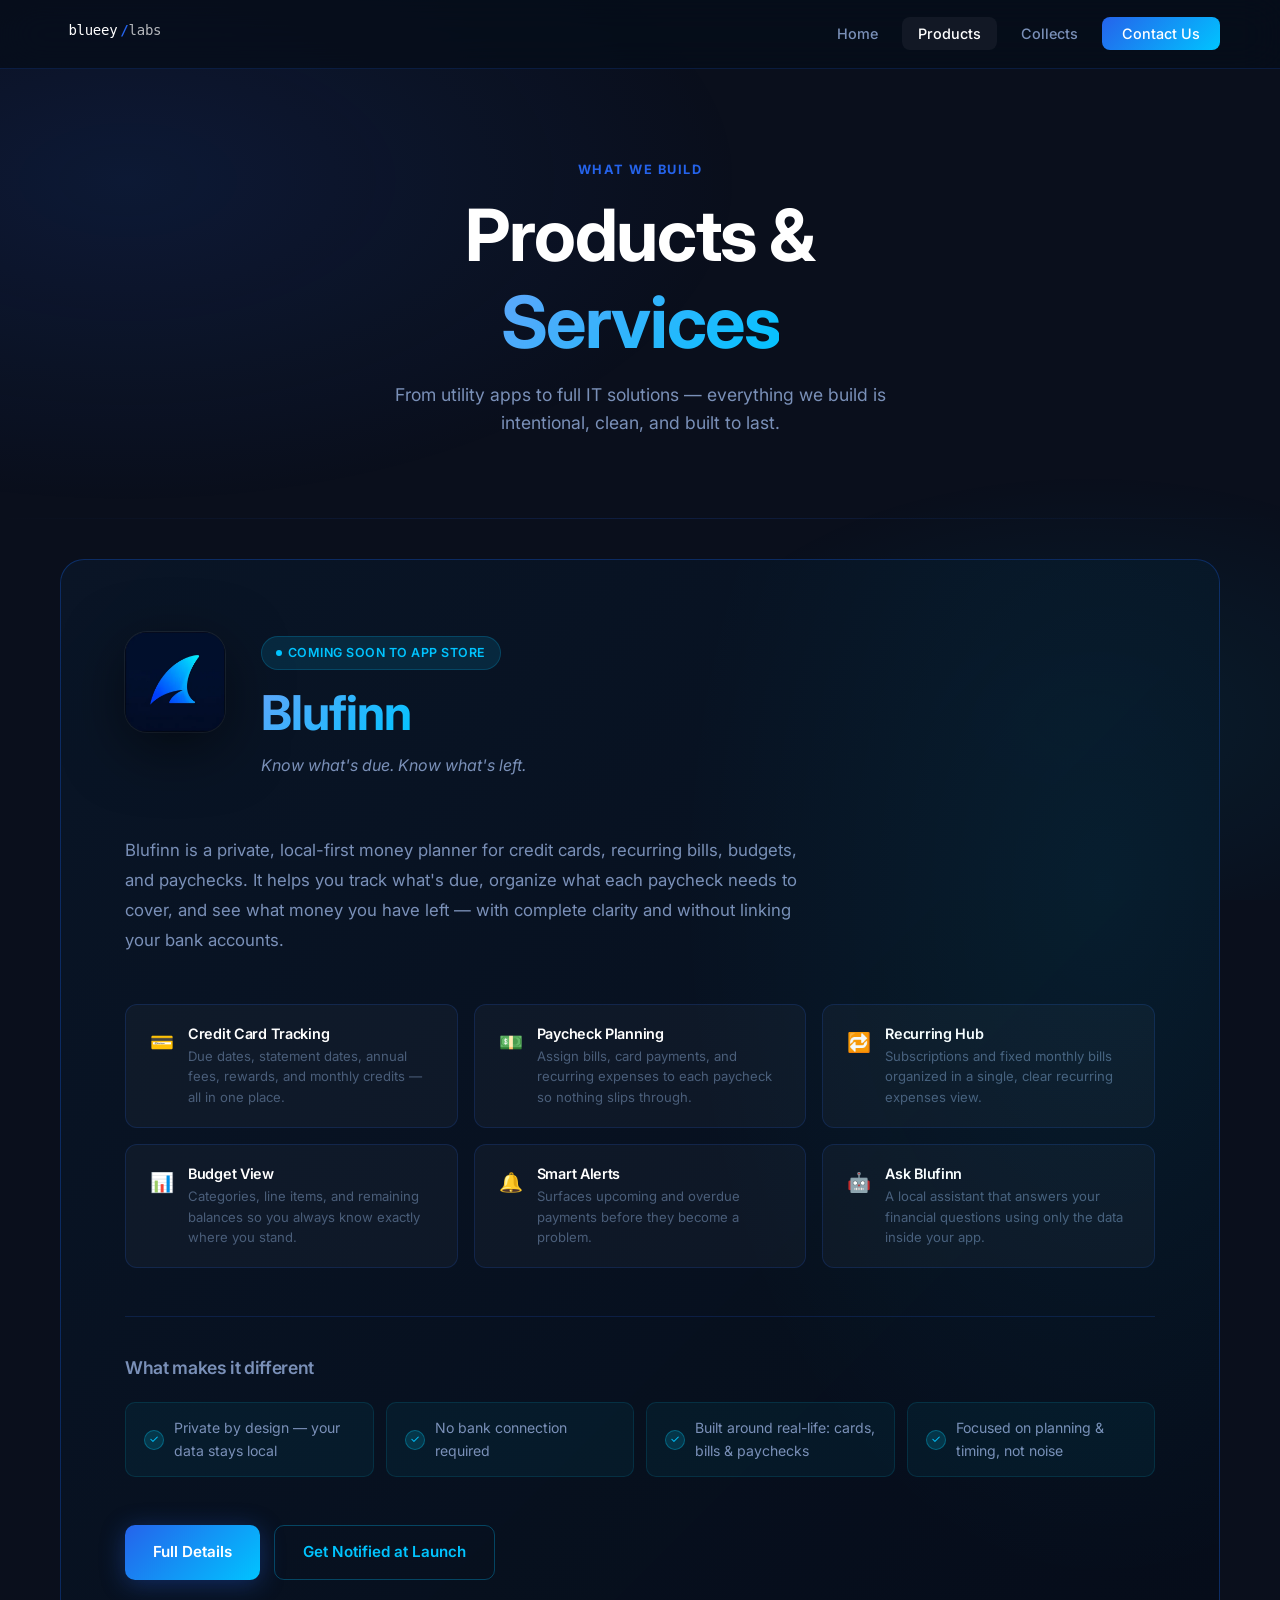
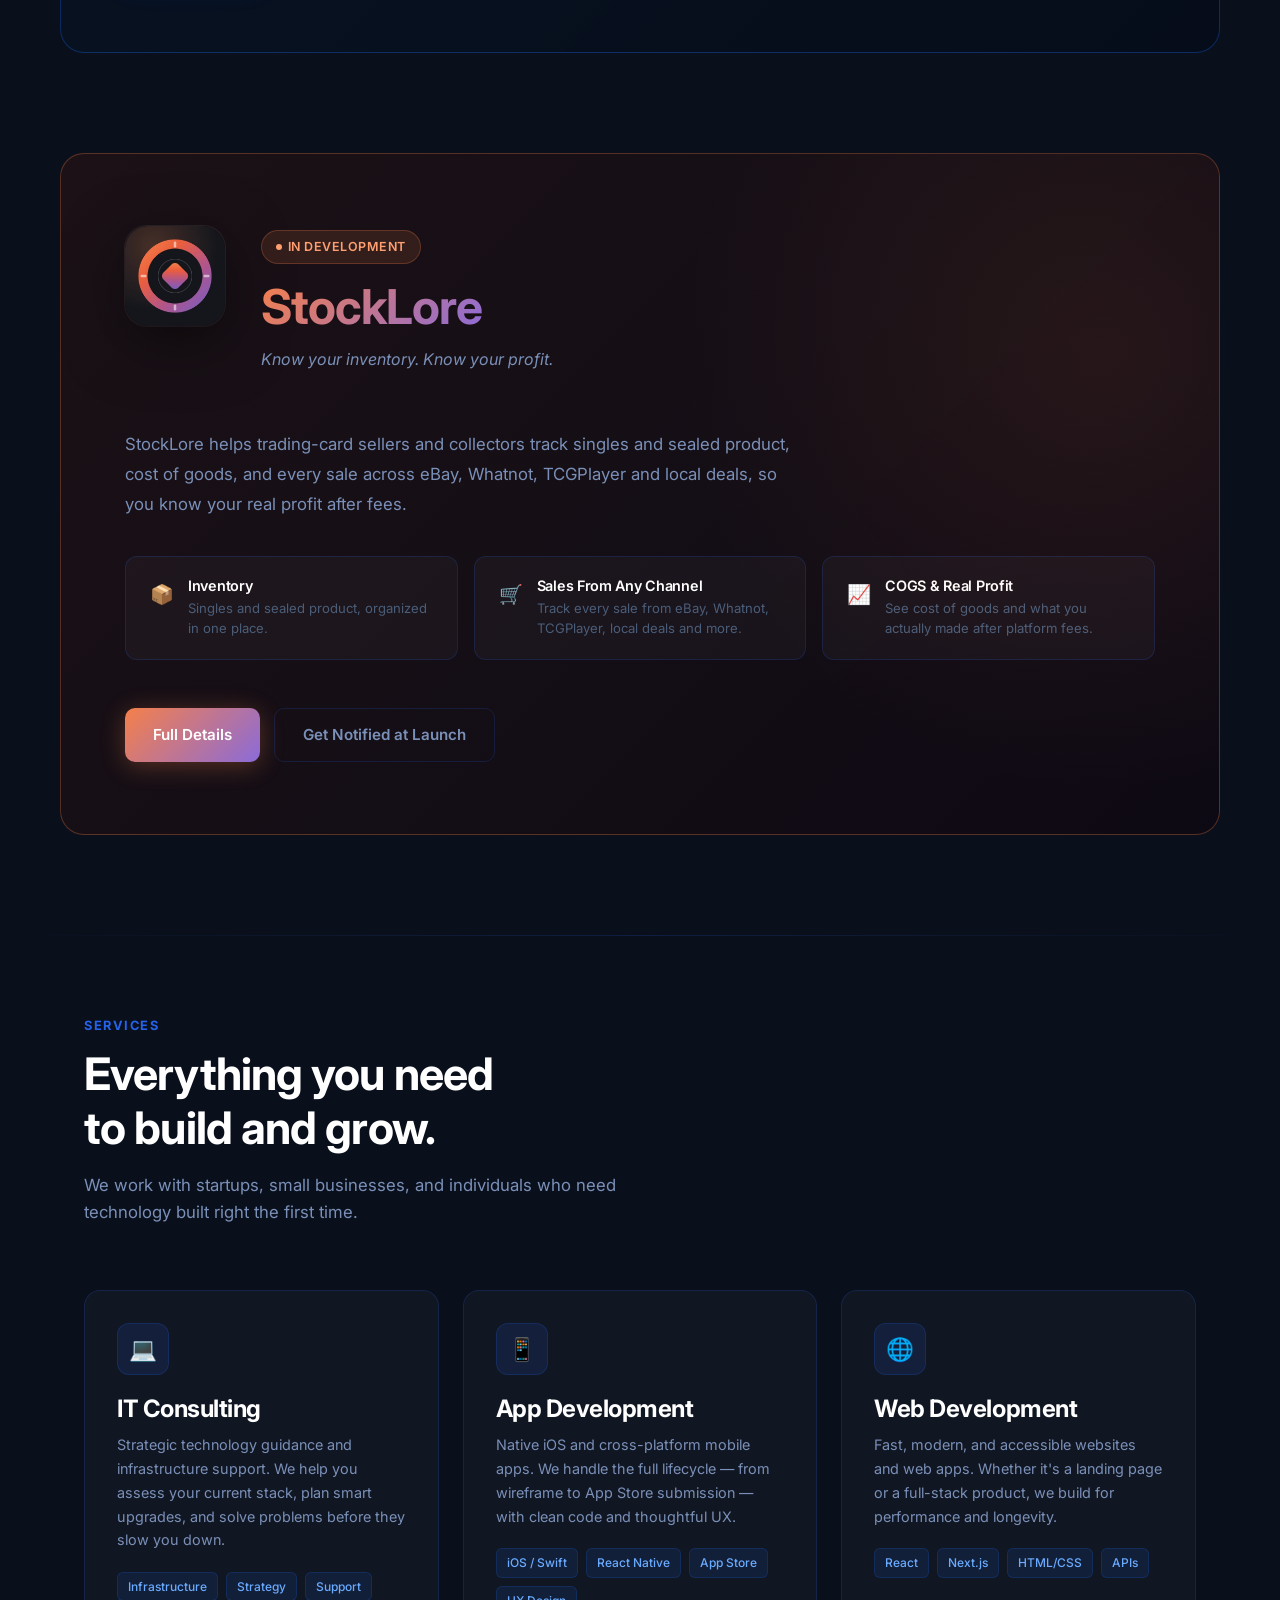
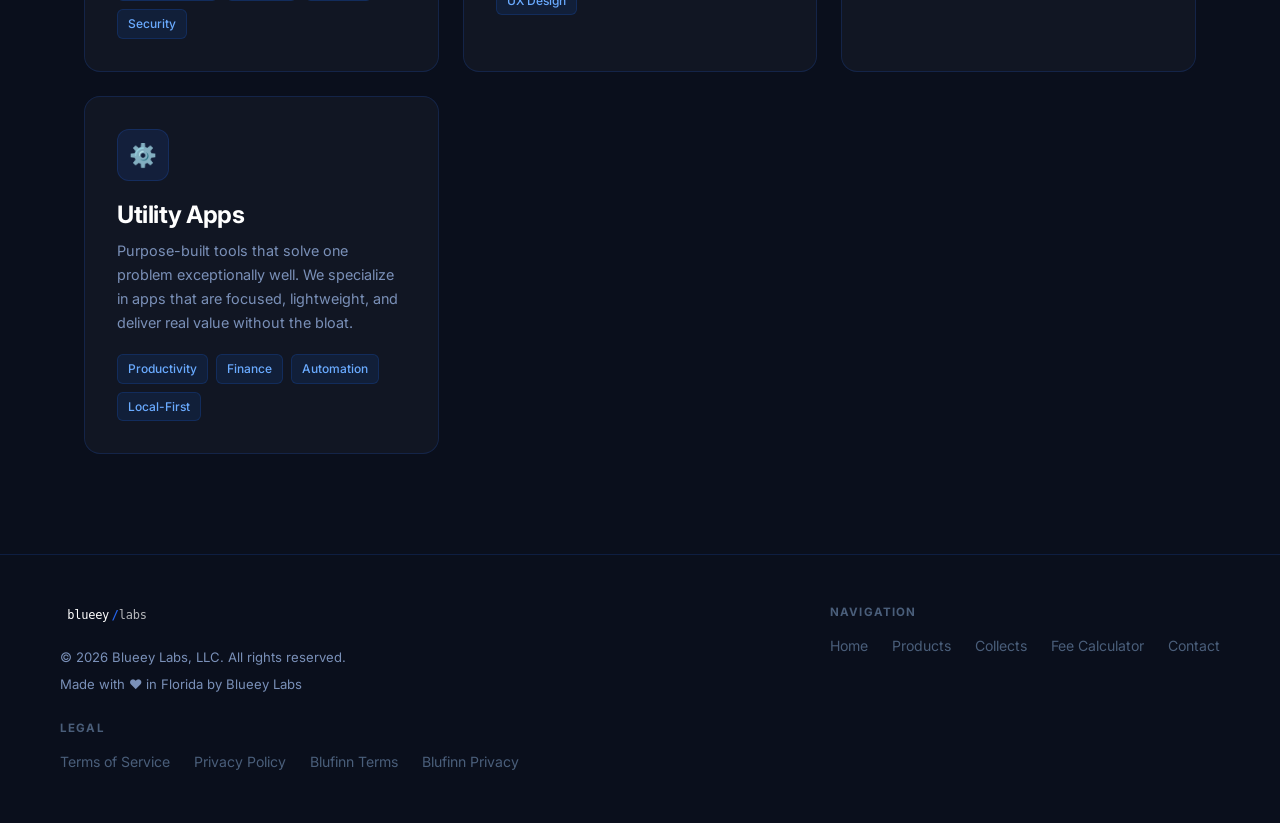
<file: products.html>
<!DOCTYPE html>
<html lang="en">
<head>
  <meta charset="UTF-8" />
  <meta name="viewport" content="width=device-width, initial-scale=1.0" />
  <title>Products & Services — Blueey Labs</title>
  <meta name="description" content="Explore Blueey Labs products including Blufinn and StockLore, and our full range of IT, app, and web development services." />
  <link rel="icon" type="image/png" sizes="32x32" href="assets/images/favicon-32.png" />
  <link rel="icon" type="image/png" sizes="16x16" href="assets/images/favicon-16.png" />
  <meta property="og:title" content="Products & Services — Blueey Labs" />
  <meta property="og:description" content="Explore Blueey Labs products including Blufinn and StockLore, and our full range of IT, app, and web development services." />
  <meta property="og:image" content="assets/images/og-image.png" />
  <link rel="stylesheet" href="assets/css/style.css" />
  <style>
    /* ── Blufinn Feature ── */
    .blufinn-section { padding: 40px 24px 100px; }

    .blufinn-hero-card {
      max-width: 1160px;
      margin: 0 auto;
      background: linear-gradient(135deg, rgba(10,22,40,0.9) 0%, rgba(6,13,26,0.95) 100%);
      border: 1px solid rgba(26,109,255,0.3);
      border-radius: 24px;
      padding: 72px 64px;
      position: relative;
      overflow: hidden;
    }

    .blufinn-hero-card::before {
      content: '';
      position: absolute;
      top: 0; right: 0;
      width: 50%;
      height: 100%;
      background: radial-gradient(ellipse at 80% 30%, rgba(0,212,255,0.07) 0%, transparent 65%);
      pointer-events: none;
    }

    .blufinn-top {
      display: grid;
      grid-template-columns: auto 1fr;
      gap: 36px;
      align-items: flex-start;
      margin-bottom: 56px;
    }

    .blufinn-icon {
      width: 100px; height: 100px;
      border-radius: 22px;
      box-shadow: 0 16px 60px rgba(0,0,0,0.5), 0 0 0 1px rgba(255,255,255,0.08);
      flex-shrink: 0;
    }

    .blufinn-headline { padding-top: 4px; }
    .blufinn-headline .badge { margin-bottom: 14px; }
    .blufinn-headline h2 { font-size: clamp(2rem, 4vw, 3rem); margin-bottom: 12px; }
    .blufinn-headline .tagline {
      font-size: 1rem;
      color: var(--text-secondary);
      font-style: italic;
    }

    .blufinn-desc {
      font-size: 1.05rem;
      line-height: 1.8;
      margin-bottom: 48px;
      max-width: 680px;
    }

    .blufinn-features {
      display: grid;
      grid-template-columns: repeat(auto-fit, minmax(260px, 1fr));
      gap: 16px;
      margin-bottom: 48px;
    }

    .feature-item {
      background: rgba(255,255,255,0.03);
      border: 1px solid var(--border);
      border-radius: 12px;
      padding: 20px 24px;
      display: flex;
      gap: 14px;
      align-items: flex-start;
      transition: border-color 0.2s;
    }

    .feature-item:hover { border-color: var(--border-hover); }

    .feature-icon {
      font-size: 1.2rem;
      flex-shrink: 0;
      margin-top: 2px;
    }

    .feature-text h4 {
      font-size: 0.9rem;
      font-weight: 600;
      color: var(--text-primary);
      margin-bottom: 4px;
    }

    .feature-text p { font-size: 0.82rem; color: var(--text-muted); line-height: 1.55; }

    .blufinn-differentiators {
      border-top: 1px solid var(--border);
      padding-top: 40px;
      margin-bottom: 48px;
    }

    .blufinn-differentiators h3 { margin-bottom: 24px; font-size: 1.1rem; color: var(--text-secondary); font-weight: 600; }

    .diff-grid {
      display: grid;
      grid-template-columns: repeat(auto-fit, minmax(220px, 1fr));
      gap: 12px;
    }

    .diff-item {
      display: flex;
      align-items: center;
      gap: 10px;
      padding: 14px 18px;
      background: rgba(0,212,255,0.05);
      border: 1px solid rgba(0,212,255,0.12);
      border-radius: 10px;
    }

    .diff-check {
      width: 20px; height: 20px;
      border-radius: 50%;
      background: rgba(0,212,255,0.15);
      border: 1px solid rgba(0,212,255,0.3);
      display: flex; align-items: center; justify-content: center;
      font-size: 0.7rem;
      color: var(--cyan);
      flex-shrink: 0;
    }

    .diff-item span { font-size: 0.88rem; color: var(--text-secondary); }

    .blufinn-cta { display: flex; gap: 14px; flex-wrap: wrap; }

    /* ── StockLore ── */
    .stocklore-section { padding: 0 24px 100px; }
    .stocklore-card { border-color: rgba(245,128,74,0.3); background: linear-gradient(135deg, rgba(30,18,22,0.9) 0%, rgba(14,10,20,0.95) 100%); }
    .stocklore-card::before { background: radial-gradient(ellipse at 80% 30%, rgba(245,128,74,0.09) 0%, transparent 65%); }
    .warm-text { background: linear-gradient(135deg, #F5804A, #8B6BD9); -webkit-background-clip: text; -webkit-text-fill-color: transparent; background-clip: text; }
    .badge-warm { background: rgba(245,128,74,0.12); color: #FF9E70; border: 1px solid rgba(245,128,74,0.25); }
    .btn-warm { background: linear-gradient(135deg, #F5804A, #8B6BD9); color: #fff; box-shadow: 0 4px 24px rgba(245,128,74,0.3); }
    .btn-warm:hover { transform: translateY(-2px); box-shadow: 0 8px 32px rgba(245,128,74,0.45); }
    .stocklore-card .blufinn-desc { margin-bottom: 36px; }

    /* ── Services Section ── */
    .services-detailed { padding: 80px 24px 100px; }

    .services-detailed-grid {
      display: grid;
      grid-template-columns: repeat(auto-fit, minmax(280px, 1fr));
      gap: 24px;
    }

    .service-detail-card h3 { margin-bottom: 10px; }
    .service-detail-card .desc { font-size: 0.9rem; margin-bottom: 20px; line-height: 1.65; }

    .service-tags { display: flex; flex-wrap: wrap; gap: 8px; }
    .tag {
      font-size: 0.75rem;
      font-weight: 500;
      padding: 4px 10px;
      border-radius: 6px;
      background: rgba(26,109,255,0.1);
      color: #6AABFF;
      border: 1px solid rgba(26,109,255,0.18);
    }

    @media (max-width: 900px) {
      .blufinn-hero-card { padding: 40px 32px; }
      .blufinn-top { grid-template-columns: 1fr; gap: 24px; }
      .blufinn-icon { width: 80px; height: 80px; }
    }

    @media (max-width: 600px) {
      .blufinn-hero-card { padding: 32px 24px; }
    }
  </style>
</head>
<body>

<!-- Navigation -->
<nav>
  <div class="nav-inner">
    <a href="index.html" class="nav-logo"><img src="assets/images/logo.svg" alt="Blueey Labs" height="28" /></a>
    <ul class="nav-links">
      <li><a href="index.html">Home</a></li>
      <li><a href="products.html">Products</a></li>
      <li><a href="collects.html">Collects</a></li>
      <li><a href="contact.html" class="nav-cta">Contact Us</a></li>
    </ul>
    <button class="hamburger" aria-label="Toggle menu">
      <span></span><span></span><span></span>
    </button>
  </div>
</nav>

<!-- Page Hero -->
<div class="page-hero">
  <div class="container">
    <div class="section-label fade-up">What We Build</div>
    <h1 class="fade-up fade-up-delay-1">Products &<br><span class="gradient-text">Services</span></h1>
    <p class="fade-up fade-up-delay-2">From utility apps to full IT solutions — everything we build is intentional, clean, and built to last.</p>
  </div>
</div>

<div class="divider"></div>

<!-- Blufinn -->
<section class="blufinn-section" id="blufinn">
  <div class="blufinn-hero-card fade-up">

    <div class="blufinn-top">
      <img src="assets/images/blufinn-icon.webp" alt="Blufinn" class="blufinn-icon" />
      <div class="blufinn-headline">
        <span class="badge badge-cyan"><span class="badge-dot"></span>Coming Soon to App Store</span>
        <h2><span class="gradient-text">Blufinn</span></h2>
        <p class="tagline">Know what's due. Know what's left.</p>
      </div>
    </div>

    <p class="blufinn-desc">
      Blufinn is a private, local-first money planner for credit cards, recurring bills, budgets, and paychecks.
      It helps you track what's due, organize what each paycheck needs to cover, and see what money you have
      left — with complete clarity and without linking your bank accounts.
    </p>

    <div class="blufinn-features">
      <div class="feature-item">
        <div class="feature-icon">💳</div>
        <div class="feature-text">
          <h4>Credit Card Tracking</h4>
          <p>Due dates, statement dates, annual fees, rewards, and monthly credits — all in one place.</p>
        </div>
      </div>
      <div class="feature-item">
        <div class="feature-icon">💵</div>
        <div class="feature-text">
          <h4>Paycheck Planning</h4>
          <p>Assign bills, card payments, and recurring expenses to each paycheck so nothing slips through.</p>
        </div>
      </div>
      <div class="feature-item">
        <div class="feature-icon">🔁</div>
        <div class="feature-text">
          <h4>Recurring Hub</h4>
          <p>Subscriptions and fixed monthly bills organized in a single, clear recurring expenses view.</p>
        </div>
      </div>
      <div class="feature-item">
        <div class="feature-icon">📊</div>
        <div class="feature-text">
          <h4>Budget View</h4>
          <p>Categories, line items, and remaining balances so you always know exactly where you stand.</p>
        </div>
      </div>
      <div class="feature-item">
        <div class="feature-icon">🔔</div>
        <div class="feature-text">
          <h4>Smart Alerts</h4>
          <p>Surfaces upcoming and overdue payments before they become a problem.</p>
        </div>
      </div>
      <div class="feature-item">
        <div class="feature-icon">🤖</div>
        <div class="feature-text">
          <h4>Ask Blufinn</h4>
          <p>A local assistant that answers your financial questions using only the data inside your app.</p>
        </div>
      </div>
    </div>

    <div class="blufinn-differentiators">
      <h3>What makes it different</h3>
      <div class="diff-grid">
        <div class="diff-item">
          <div class="diff-check">✓</div>
          <span>Private by design — your data stays local</span>
        </div>
        <div class="diff-item">
          <div class="diff-check">✓</div>
          <span>No bank connection required</span>
        </div>
        <div class="diff-item">
          <div class="diff-check">✓</div>
          <span>Built around real-life: cards, bills & paychecks</span>
        </div>
        <div class="diff-item">
          <div class="diff-check">✓</div>
          <span>Focused on planning & timing, not noise</span>
        </div>
      </div>
    </div>

    <div class="blufinn-cta">
      <a href="blufinn/" class="btn btn-primary">Full Details</a>
      <a href="contact.html" class="btn btn-outline">Get Notified at Launch</a>
    </div>

  </div>
</section>

<!-- StockLore -->
<section class="stocklore-section" id="stocklore">
  <div class="blufinn-hero-card stocklore-card fade-up" data-tone="warm">
    <div class="blufinn-top">
      <img src="assets/images/stocklore-icon.webp" alt="StockLore" class="blufinn-icon" />
      <div class="blufinn-headline">
        <span class="badge badge-warm"><span class="badge-dot"></span>In Development</span>
        <h2><span class="warm-text">StockLore</span></h2>
        <p class="tagline">Know your inventory. Know your profit.</p>
      </div>
    </div>

    <p class="blufinn-desc">
      StockLore helps trading-card sellers and collectors track singles and sealed product, cost of goods,
      and every sale across eBay, Whatnot, TCGPlayer and local deals, so you know your real profit after fees.
    </p>

    <div class="blufinn-features">
      <div class="feature-item">
        <div class="feature-icon">📦</div>
        <div class="feature-text">
          <h4>Inventory</h4>
          <p>Singles and sealed product, organized in one place.</p>
        </div>
      </div>
      <div class="feature-item">
        <div class="feature-icon">🛒</div>
        <div class="feature-text">
          <h4>Sales From Any Channel</h4>
          <p>Track every sale from eBay, Whatnot, TCGPlayer, local deals and more.</p>
        </div>
      </div>
      <div class="feature-item">
        <div class="feature-icon">📈</div>
        <div class="feature-text">
          <h4>COGS &amp; Real Profit</h4>
          <p>See cost of goods and what you actually made after platform fees.</p>
        </div>
      </div>
    </div>

    <div class="blufinn-cta">
      <a href="stocklore/" class="btn btn-warm">Full Details</a>
      <a href="contact.html" class="btn btn-ghost">Get Notified at Launch</a>
    </div>
  </div>
</section>

<div class="divider"></div>

<!-- Services -->
<section class="services-detailed">
  <div class="container">
    <div class="section-header fade-up">
      <div class="section-label">Services</div>
      <h2>Everything you need<br>to build and grow.</h2>
      <p>We work with startups, small businesses, and individuals who need technology built right the first time.</p>
    </div>

    <div class="services-detailed-grid">
      <div class="card service-detail-card fade-up">
        <div class="icon-box">💻</div>
        <h3>IT Consulting</h3>
        <p class="desc">Strategic technology guidance and infrastructure support. We help you assess your current stack, plan smart upgrades, and solve problems before they slow you down.</p>
        <div class="service-tags">
          <span class="tag">Infrastructure</span>
          <span class="tag">Strategy</span>
          <span class="tag">Support</span>
          <span class="tag">Security</span>
        </div>
      </div>

      <div class="card service-detail-card fade-up fade-up-delay-1">
        <div class="icon-box">📱</div>
        <h3>App Development</h3>
        <p class="desc">Native iOS and cross-platform mobile apps. We handle the full lifecycle — from wireframe to App Store submission — with clean code and thoughtful UX.</p>
        <div class="service-tags">
          <span class="tag">iOS / Swift</span>
          <span class="tag">React Native</span>
          <span class="tag">App Store</span>
          <span class="tag">UX Design</span>
        </div>
      </div>

      <div class="card service-detail-card fade-up fade-up-delay-2">
        <div class="icon-box">🌐</div>
        <h3>Web Development</h3>
        <p class="desc">Fast, modern, and accessible websites and web apps. Whether it's a landing page or a full-stack product, we build for performance and longevity.</p>
        <div class="service-tags">
          <span class="tag">React</span>
          <span class="tag">Next.js</span>
          <span class="tag">HTML/CSS</span>
          <span class="tag">APIs</span>
        </div>
      </div>

      <div class="card service-detail-card fade-up fade-up-delay-3">
        <div class="icon-box">⚙️</div>
        <h3>Utility Apps</h3>
        <p class="desc">Purpose-built tools that solve one problem exceptionally well. We specialize in apps that are focused, lightweight, and deliver real value without the bloat.</p>
        <div class="service-tags">
          <span class="tag">Productivity</span>
          <span class="tag">Finance</span>
          <span class="tag">Automation</span>
          <span class="tag">Local-First</span>
        </div>
      </div>
    </div>
  </div>
</section>

<!-- Footer -->
<footer>
  <div class="footer-inner">
    <div class="footer-col">
      <a href="index.html" class="footer-logo"><img src="assets/images/logo.svg" alt="Blueey Labs" height="24" /></a>
      <div class="footer-copy">
        <p>© 2026 Blueey Labs, LLC. All rights reserved.</p>
        <p style="margin-top:6px;">Made with ❤️ in Florida by Blueey Labs</p>
      </div>
    </div>
    <div class="footer-col">
      <span class="footer-col-label">Navigation</span>
      <ul class="footer-links">
        <li><a href="index.html">Home</a></li>
        <li><a href="products.html">Products</a></li>
      <li><a href="collects.html">Collects</a></li>
        <li><a href="fee-calculator.html">Fee Calculator</a></li>
        <li><a href="contact.html">Contact</a></li>
      </ul>
    </div>
    <div class="footer-col">
      <span class="footer-col-label">Legal</span>
      <ul class="footer-links">
        <li><a href="legal/terms.html">Terms of Service</a></li>
        <li><a href="legal/privacy.html">Privacy Policy</a></li>
        <li><a href="blufinn/terms.html">Blufinn Terms</a></li>
        <li><a href="blufinn/privacy.html">Blufinn Privacy</a></li>
      </ul>
    </div>
  </div>
</footer>

<script src="assets/js/main.js"></script>
</body>
</html>
</file>
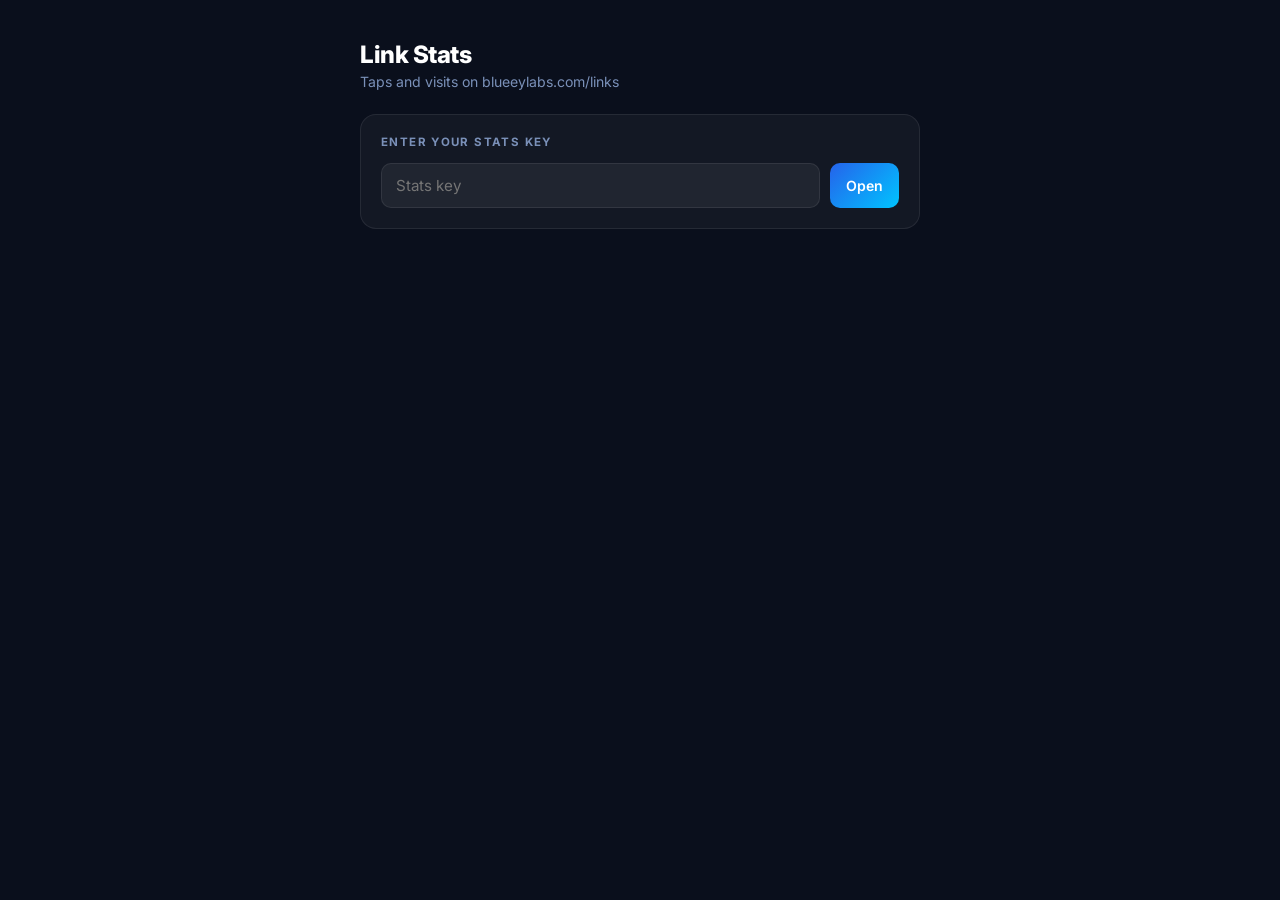
<file: stats.html>
<!DOCTYPE html>
<html lang="en">
<head>
  <meta charset="UTF-8" />
  <meta name="viewport" content="width=device-width, initial-scale=1.0" />
  <meta name="robots" content="noindex, nofollow" />
  <title>Link Stats — Blueey Collects</title>
  <link rel="icon" type="image/png" sizes="32x32" href="assets/images/favicon-32.png" />
  <link rel="preconnect" href="https://fonts.googleapis.com" />
  <link rel="stylesheet" href="https://fonts.googleapis.com/css2?family=Inter:wght@400;500;600;700;800&display=swap" />
  <style>
    *, *::before, *::after { box-sizing: border-box; margin: 0; padding: 0; }
    :root {
      --bg: #0A0F1C; --blue: #2563EB; --cyan: #00C4FF; --red: #FF3B5C;
      --gradient: linear-gradient(135deg, #2563EB, #00C4FF);
      --text: #FFFFFF; --text-muted: #7A90B8;
      --card: rgba(255,255,255,0.04); --border: rgba(255,255,255,0.08);
    }
    body {
      font-family: 'Inter', -apple-system, BlinkMacSystemFont, sans-serif;
      background: var(--bg); color: var(--text); min-height: 100vh;
      padding: 40px 16px 64px; display: flex; justify-content: center;
    }
    .page { width: 100%; max-width: 560px; }
    h1 { font-size: 1.5rem; font-weight: 800; letter-spacing: -0.02em; margin-bottom: 4px; }
    .sub { color: var(--text-muted); font-size: 0.88rem; margin-bottom: 24px; }

    .card { background: var(--card); border: 1px solid var(--border); border-radius: 16px; padding: 20px; margin-bottom: 16px; }
    .card h2 { font-size: 0.72rem; font-weight: 700; letter-spacing: 0.12em; text-transform: uppercase; color: var(--text-muted); margin-bottom: 14px; }

    form { display: flex; gap: 10px; }
    input {
      flex: 1; min-width: 0; padding: 12px 14px; border-radius: 10px; font: inherit; font-size: 0.95rem;
      background: rgba(255,255,255,0.06); border: 1px solid var(--border); color: var(--text);
    }
    input:focus { outline: none; border-color: var(--blue); }
    button {
      font: inherit; font-weight: 600; font-size: 0.88rem; cursor: pointer; border: 0; border-radius: 10px;
      padding: 12px 16px; color: #fff; background: var(--gradient);
    }
    .error { color: var(--red); font-size: 0.85rem; margin-top: 10px; }

    .totals { display: grid; grid-template-columns: 1fr 1fr 1fr; gap: 10px; margin-bottom: 16px; }
    .total { background: var(--card); border: 1px solid var(--border); border-radius: 14px; padding: 14px; }
    .total .n { font-size: 1.5rem; font-weight: 800; }
    .total .l { font-size: 0.72rem; color: var(--text-muted); margin-top: 2px; }

    .ranges { display: flex; gap: 6px; margin-bottom: 16px; flex-wrap: wrap; }
    .ranges button { background: var(--card); border: 1px solid var(--border); color: var(--text-muted); padding: 8px 14px; }
    .ranges button.active { background: var(--gradient); border-color: transparent; color: #fff; }

    .row { display: grid; grid-template-columns: 1fr auto; gap: 4px 12px; align-items: center; padding: 8px 0; }
    .row + .row { border-top: 1px solid var(--border); }
    .row .name { font-size: 0.9rem; font-weight: 500; overflow-wrap: anywhere; }
    .row .count { font-size: 0.9rem; font-weight: 700; }
    .bar { grid-column: 1 / -1; height: 6px; border-radius: 3px; background: rgba(255,255,255,0.06); overflow: hidden; }
    .bar span { display: block; height: 100%; border-radius: 3px; background: var(--gradient); }
    .empty { color: var(--text-muted); font-size: 0.88rem; }

    .footer { display: flex; justify-content: space-between; align-items: center; margin-top: 8px; }
    .link-btn { background: none; color: var(--text-muted); padding: 6px 0; font-weight: 500; }
    .link-btn:hover { color: var(--text); }
    .hidden { display: none; }
  </style>
</head>
<body>
<div class="page">
  <h1>Link Stats</h1>
  <p class="sub">Taps and visits on blueeylabs.com/links</p>

  <div class="card" id="login">
    <h2>Enter your stats key</h2>
    <form id="login-form">
      <input type="password" id="key" autocomplete="current-password" placeholder="Stats key" required />
      <button type="submit">Open</button>
    </form>
    <p class="error hidden" id="login-error"></p>
  </div>

  <div id="dash" class="hidden">
    <div class="ranges" id="ranges">
      <button data-days="1">Today</button>
      <button data-days="7" class="active">7 days</button>
      <button data-days="30">30 days</button>
      <button data-days="0">All time</button>
    </div>

    <div class="totals">
      <div class="total"><div class="n" id="t-views">–</div><div class="l">Page visits</div></div>
      <div class="total"><div class="n" id="t-taps">–</div><div class="l">Button taps</div></div>
      <div class="total"><div class="n" id="t-rate">–</div><div class="l">Taps per visit</div></div>
    </div>

    <div class="card"><h2>Taps by button</h2><div id="taps"></div></div>
    <div class="card"><h2>Visits by source</h2><div id="views"></div></div>
    <div class="card"><h2>Taps by source</h2><div id="taps-src"></div></div>

    <div class="footer">
      <button class="link-btn" id="refresh">Refresh</button>
      <button class="link-btn" id="logout">Sign out</button>
    </div>
  </div>
</div>

<script>
(function () {
  var STORE = 'blueey-stats-key';
  var key = null;
  var days = 7;

  try { key = localStorage.getItem(STORE); } catch (e) {}

  var $ = function (id) { return document.getElementById(id); };
  var SOURCE_NAMES = { direct: 'Direct / link in bio', qr: 'QR code', nfc: 'NFC tap' };

  function rows(host, list, labelKey, nameMap) {
    host.textContent = '';
    if (!list.length) {
      var p = document.createElement('p');
      p.className = 'empty';
      p.textContent = 'Nothing yet for this period.';
      host.appendChild(p);
      return;
    }
    var max = list[0].n;
    list.forEach(function (r) {
      var row = document.createElement('div');
      row.className = 'row';
      var name = document.createElement('span');
      name.className = 'name';
      name.textContent = (nameMap && nameMap[r[labelKey]]) || r[labelKey];
      var count = document.createElement('span');
      count.className = 'count';
      count.textContent = r.n;
      var bar = document.createElement('div');
      bar.className = 'bar';
      var fill = document.createElement('span');
      fill.style.width = Math.max(4, Math.round((r.n / max) * 100)) + '%';
      bar.appendChild(fill);
      row.appendChild(name);
      row.appendChild(count);
      row.appendChild(bar);
      host.appendChild(row);
    });
  }

  function sum(list) { return list.reduce(function (t, r) { return t + r.n; }, 0); }

  function showLogin(msg) {
    $('dash').classList.add('hidden');
    $('login').classList.remove('hidden');
    var err = $('login-error');
    err.textContent = msg || '';
    err.classList.toggle('hidden', !msg);
  }

  function load() {
    if (!key) return showLogin();
    fetch('/api/stats?days=' + days, { headers: { Authorization: 'Bearer ' + key } })
      .then(function (r) { return r.json().then(function (d) { return { ok: r.ok, status: r.status, data: d }; }); })
      .then(function (res) {
        if (!res.ok) {
          if (res.status === 401) {
            key = null;
            try { localStorage.removeItem(STORE); } catch (e) {}
          }
          return showLogin(res.data.error || 'Something went wrong.');
        }
        var d = res.data;
        $('login').classList.add('hidden');
        $('dash').classList.remove('hidden');
        var v = sum(d.views), t = sum(d.taps);
        $('t-views').textContent = v;
        $('t-taps').textContent = t;
        $('t-rate').textContent = v ? (t / v).toFixed(1) : '–';
        rows($('taps'), d.taps, 'button');
        rows($('views'), d.views, 'src', SOURCE_NAMES);
        rows($('taps-src'), d.tapsBySrc, 'src', SOURCE_NAMES);
      })
      .catch(function () { showLogin('Could not reach the stats server.'); });
  }

  $('login-form').addEventListener('submit', function (e) {
    e.preventDefault();
    key = $('key').value.trim();
    try { localStorage.setItem(STORE, key); } catch (err) {}
    $('key').value = '';
    load();
  });

  $('ranges').addEventListener('click', function (e) {
    var b = e.target.closest('button[data-days]');
    if (!b) return;
    days = parseInt(b.getAttribute('data-days'), 10);
    Array.prototype.forEach.call(this.children, function (c) { c.classList.toggle('active', c === b); });
    load();
  });

  $('refresh').addEventListener('click', load);
  $('logout').addEventListener('click', function () {
    key = null;
    try { localStorage.removeItem(STORE); } catch (e) {}
    showLogin();
  });

  load();
})();
</script>
</body>
</html>
</file>
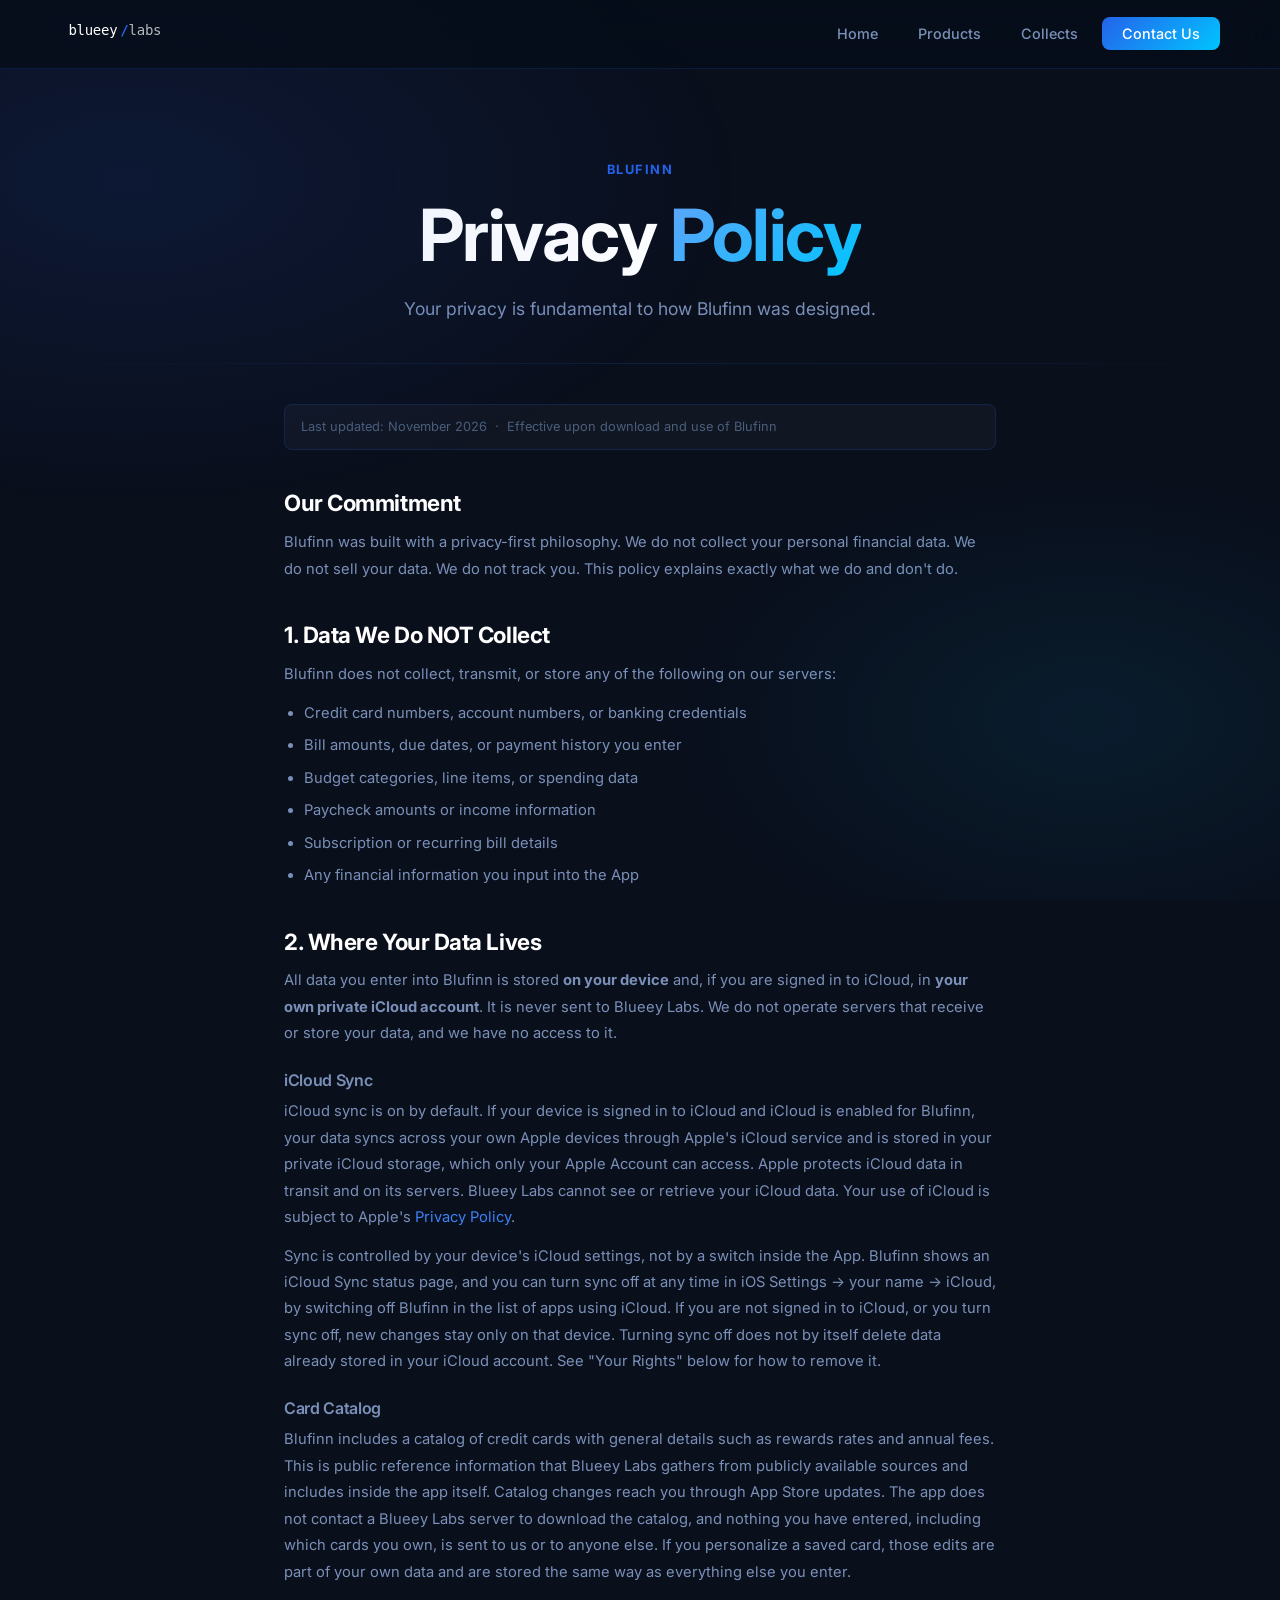
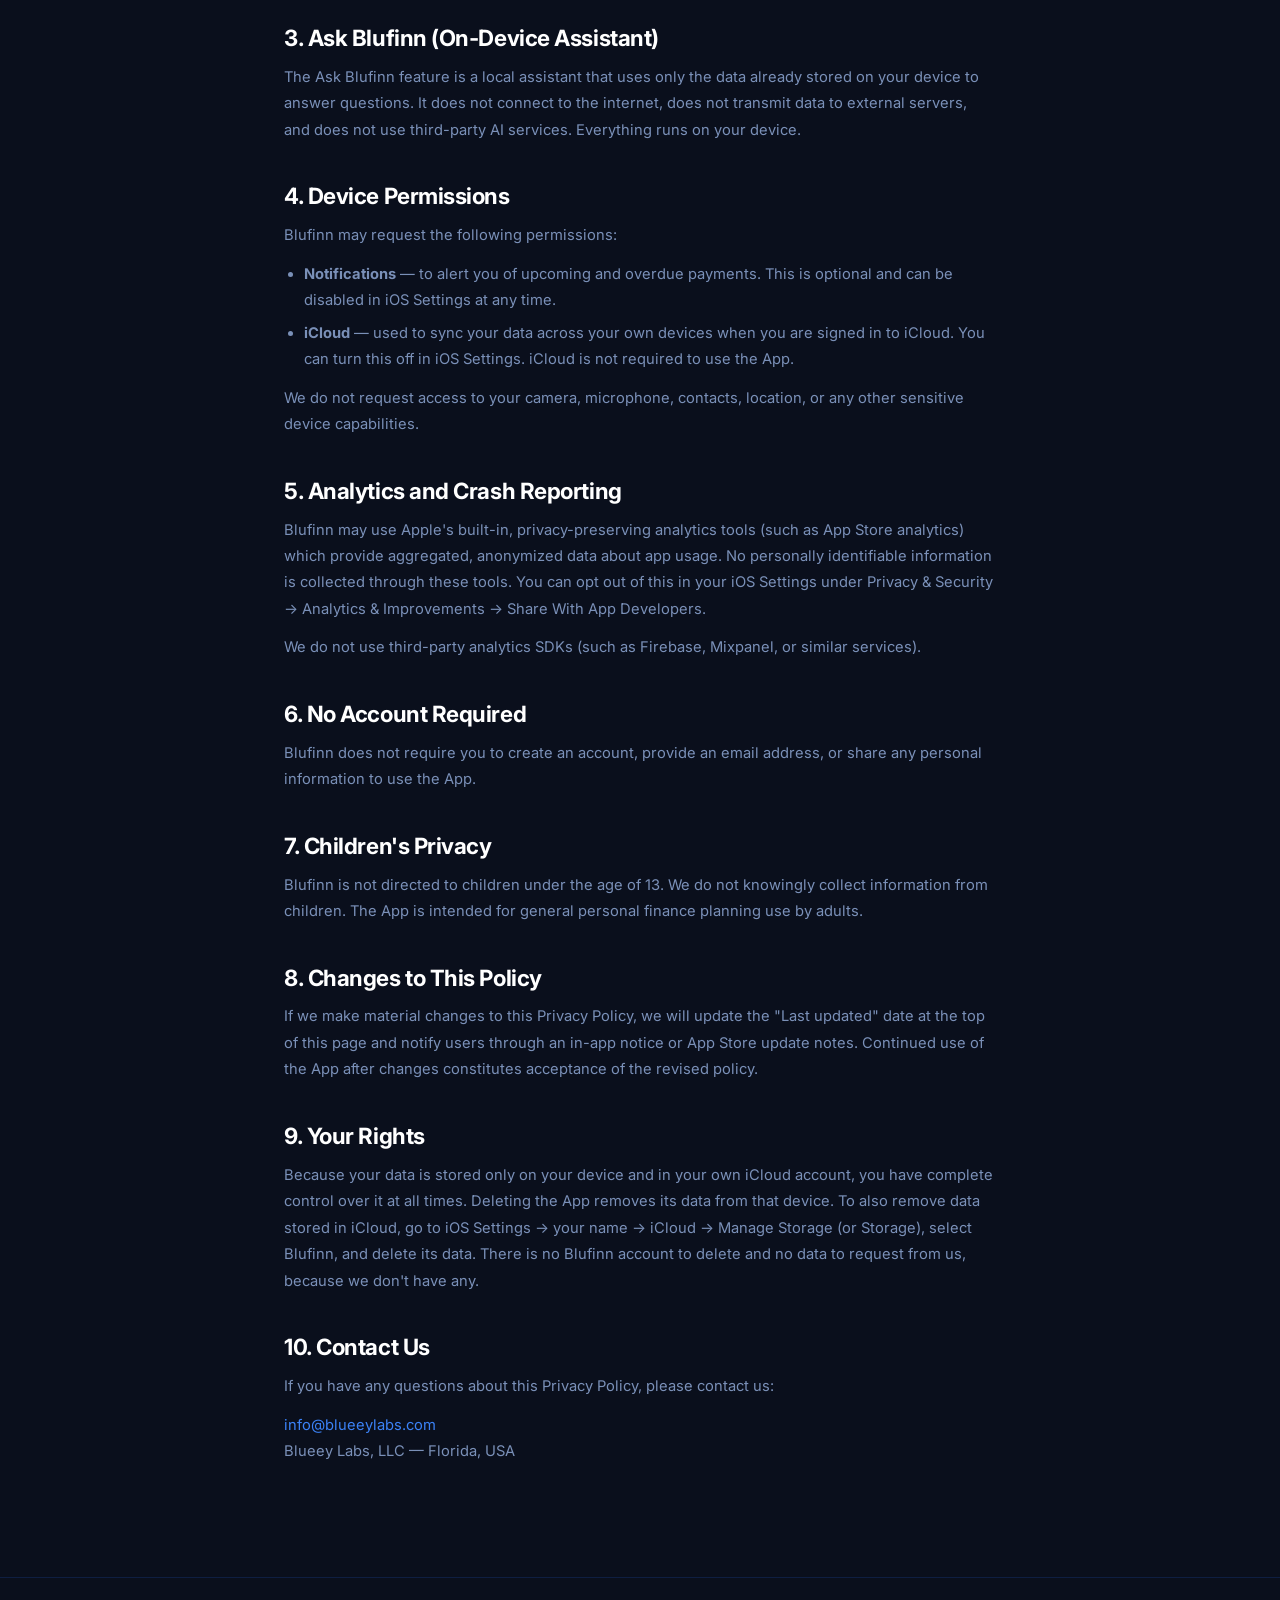
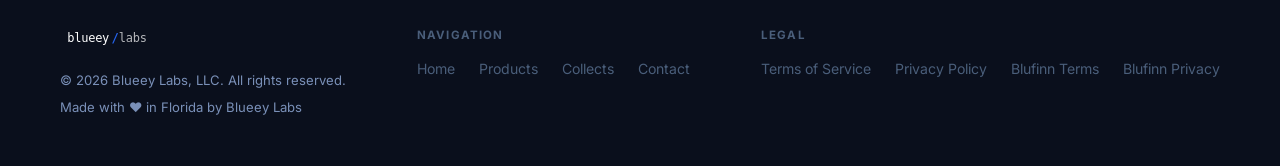
<file: blufinn/privacy.html>
<!DOCTYPE html>
<html lang="en">
<head>
  <meta charset="UTF-8" />
  <meta name="viewport" content="width=device-width, initial-scale=1.0" />
  <title>Blufinn — Privacy Policy | Blueey Labs</title>
  <link rel="icon" type="image/png" sizes="32x32" href="../assets/images/favicon-32.png" />
  <link rel="stylesheet" href="../assets/css/style.css" />
</head>
<body>
<nav>
  <div class="nav-inner">
    <a href="../index.html" class="nav-logo"><img src="../assets/images/logo.svg" alt="Blueey Labs" height="28" /></a>
    <ul class="nav-links">
      <li><a href="../index.html">Home</a></li>
      <li><a href="../products.html">Products</a></li>
      <li><a href="../collects.html">Collects</a></li>
      <li><a href="../contact.html" class="nav-cta">Contact Us</a></li>
    </ul>
    <button class="hamburger" aria-label="Toggle menu"><span></span><span></span><span></span></button>
  </div>
</nav>

<div class="page-hero" style="padding-bottom:40px;">
  <div class="container">
    <div class="section-label">Blufinn</div>
    <h1>Privacy <span class="gradient-text">Policy</span></h1>
    <p>Your privacy is fundamental to how Blufinn was designed.</p>
  </div>
</div>

<div class="divider"></div>

<div class="legal-content">
  <div class="legal-meta">Last updated: November 2026 &nbsp;·&nbsp; Effective upon download and use of Blufinn</div>

  <h2>Our Commitment</h2>
  <p>Blufinn was built with a privacy-first philosophy. We do not collect your personal financial data. We do not sell your data. We do not track you. This policy explains exactly what we do and don't do.</p>

  <h2>1. Data We Do NOT Collect</h2>
  <p>Blufinn does not collect, transmit, or store any of the following on our servers:</p>
  <ul>
    <li>Credit card numbers, account numbers, or banking credentials</li>
    <li>Bill amounts, due dates, or payment history you enter</li>
    <li>Budget categories, line items, or spending data</li>
    <li>Paycheck amounts or income information</li>
    <li>Subscription or recurring bill details</li>
    <li>Any financial information you input into the App</li>
  </ul>

  <h2>2. Where Your Data Lives</h2>
  <p>All data you enter into Blufinn is stored <strong>on your device</strong> and, if you are signed in to iCloud, in <strong>your own private iCloud account</strong>. It is never sent to Blueey Labs. We do not operate servers that receive or store your data, and we have no access to it.</p>

  <h3>iCloud Sync</h3>
  <p>iCloud sync is on by default. If your device is signed in to iCloud and iCloud is enabled for Blufinn, your data syncs across your own Apple devices through Apple's iCloud service and is stored in your private iCloud storage, which only your Apple Account can access. Apple protects iCloud data in transit and on its servers. Blueey Labs cannot see or retrieve your iCloud data. Your use of iCloud is subject to Apple's <a href="https://www.apple.com/legal/privacy/" target="_blank" rel="noopener">Privacy Policy</a>.</p>
  <p>Sync is controlled by your device's iCloud settings, not by a switch inside the App. Blufinn shows an iCloud Sync status page, and you can turn sync off at any time in iOS Settings → your name → iCloud, by switching off Blufinn in the list of apps using iCloud. If you are not signed in to iCloud, or you turn sync off, new changes stay only on that device. Turning sync off does not by itself delete data already stored in your iCloud account. See "Your Rights" below for how to remove it.</p>

  <h3>Card Catalog</h3>
  <p>Blufinn includes a catalog of credit cards with general details such as rewards rates and annual fees. This is public reference information that Blueey Labs gathers from publicly available sources and includes inside the app itself. Catalog changes reach you through App Store updates. The app does not contact a Blueey Labs server to download the catalog, and nothing you have entered, including which cards you own, is sent to us or to anyone else. If you personalize a saved card, those edits are part of your own data and are stored the same way as everything else you enter.</p>

  <h2>3. Ask Blufinn (On-Device Assistant)</h2>
  <p>The Ask Blufinn feature is a local assistant that uses only the data already stored on your device to answer questions. It does not connect to the internet, does not transmit data to external servers, and does not use third-party AI services. Everything runs on your device.</p>

  <h2>4. Device Permissions</h2>
  <p>Blufinn may request the following permissions:</p>
  <ul>
    <li><strong>Notifications</strong> — to alert you of upcoming and overdue payments. This is optional and can be disabled in iOS Settings at any time.</li>
    <li><strong>iCloud</strong> — used to sync your data across your own devices when you are signed in to iCloud. You can turn this off in iOS Settings. iCloud is not required to use the App.</li>
  </ul>
  <p>We do not request access to your camera, microphone, contacts, location, or any other sensitive device capabilities.</p>

  <h2>5. Analytics and Crash Reporting</h2>
  <p>Blufinn may use Apple's built-in, privacy-preserving analytics tools (such as App Store analytics) which provide aggregated, anonymized data about app usage. No personally identifiable information is collected through these tools. You can opt out of this in your iOS Settings under Privacy &amp; Security → Analytics &amp; Improvements → Share With App Developers.</p>
  <p>We do not use third-party analytics SDKs (such as Firebase, Mixpanel, or similar services).</p>

  <h2>6. No Account Required</h2>
  <p>Blufinn does not require you to create an account, provide an email address, or share any personal information to use the App.</p>

  <h2>7. Children's Privacy</h2>
  <p>Blufinn is not directed to children under the age of 13. We do not knowingly collect information from children. The App is intended for general personal finance planning use by adults.</p>

  <h2>8. Changes to This Policy</h2>
  <p>If we make material changes to this Privacy Policy, we will update the "Last updated" date at the top of this page and notify users through an in-app notice or App Store update notes. Continued use of the App after changes constitutes acceptance of the revised policy.</p>

  <h2>9. Your Rights</h2>
  <p>Because your data is stored only on your device and in your own iCloud account, you have complete control over it at all times. Deleting the App removes its data from that device. To also remove data stored in iCloud, go to iOS Settings → your name → iCloud → Manage Storage (or Storage), select Blufinn, and delete its data. There is no Blufinn account to delete and no data to request from us, because we don't have any.</p>

  <h2>10. Contact Us</h2>
  <p>If you have any questions about this Privacy Policy, please contact us:</p>
  <p><a href="mailto:info@blueeylabs.com">info@blueeylabs.com</a><br />Blueey Labs, LLC — Florida, USA</p>
</div>

<footer>
  <div class="footer-inner">
    <div class="footer-col">
      <a href="../index.html" class="footer-logo"><img src="../assets/images/logo.svg" alt="Blueey Labs" height="24" /></a>
      <div class="footer-copy">
        <p>© 2026 Blueey Labs, LLC. All rights reserved.</p>
        <p style="margin-top:6px;">Made with ❤️ in Florida by Blueey Labs</p>
      </div>
    </div>
    <div class="footer-col">
      <span class="footer-col-label">Navigation</span>
      <ul class="footer-links">
        <li><a href="../index.html">Home</a></li>
        <li><a href="../products.html">Products</a></li>
      <li><a href="../collects.html">Collects</a></li>
        <li><a href="../contact.html">Contact</a></li>
      </ul>
    </div>
    <div class="footer-col">
      <span class="footer-col-label">Legal</span>
      <ul class="footer-links">
        <li><a href="../legal/terms.html">Terms of Service</a></li>
        <li><a href="../legal/privacy.html">Privacy Policy</a></li>
        <li><a href="terms.html">Blufinn Terms</a></li>
        <li><a href="privacy.html">Blufinn Privacy</a></li>
      </ul>
    </div>
  </div>
</footer>
<script src="../assets/js/main.js"></script>
</body>
</html>
</file>
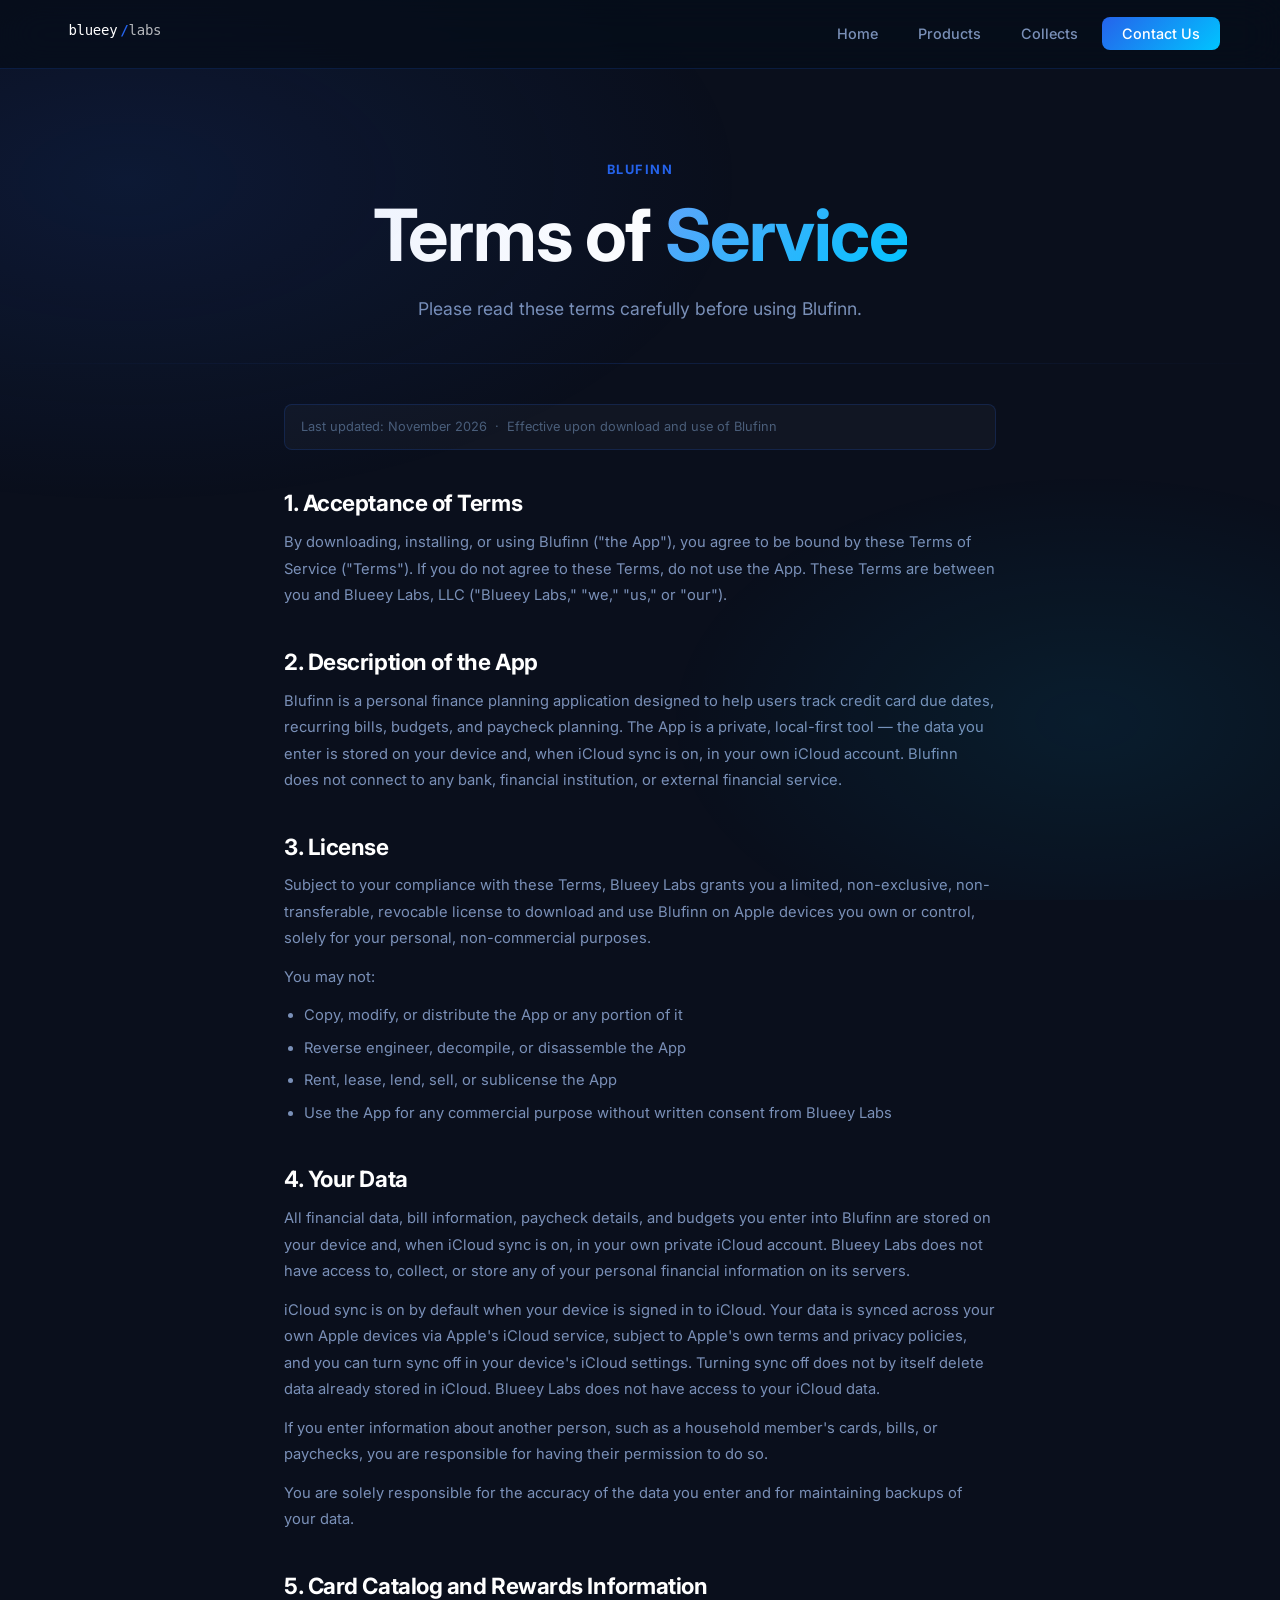
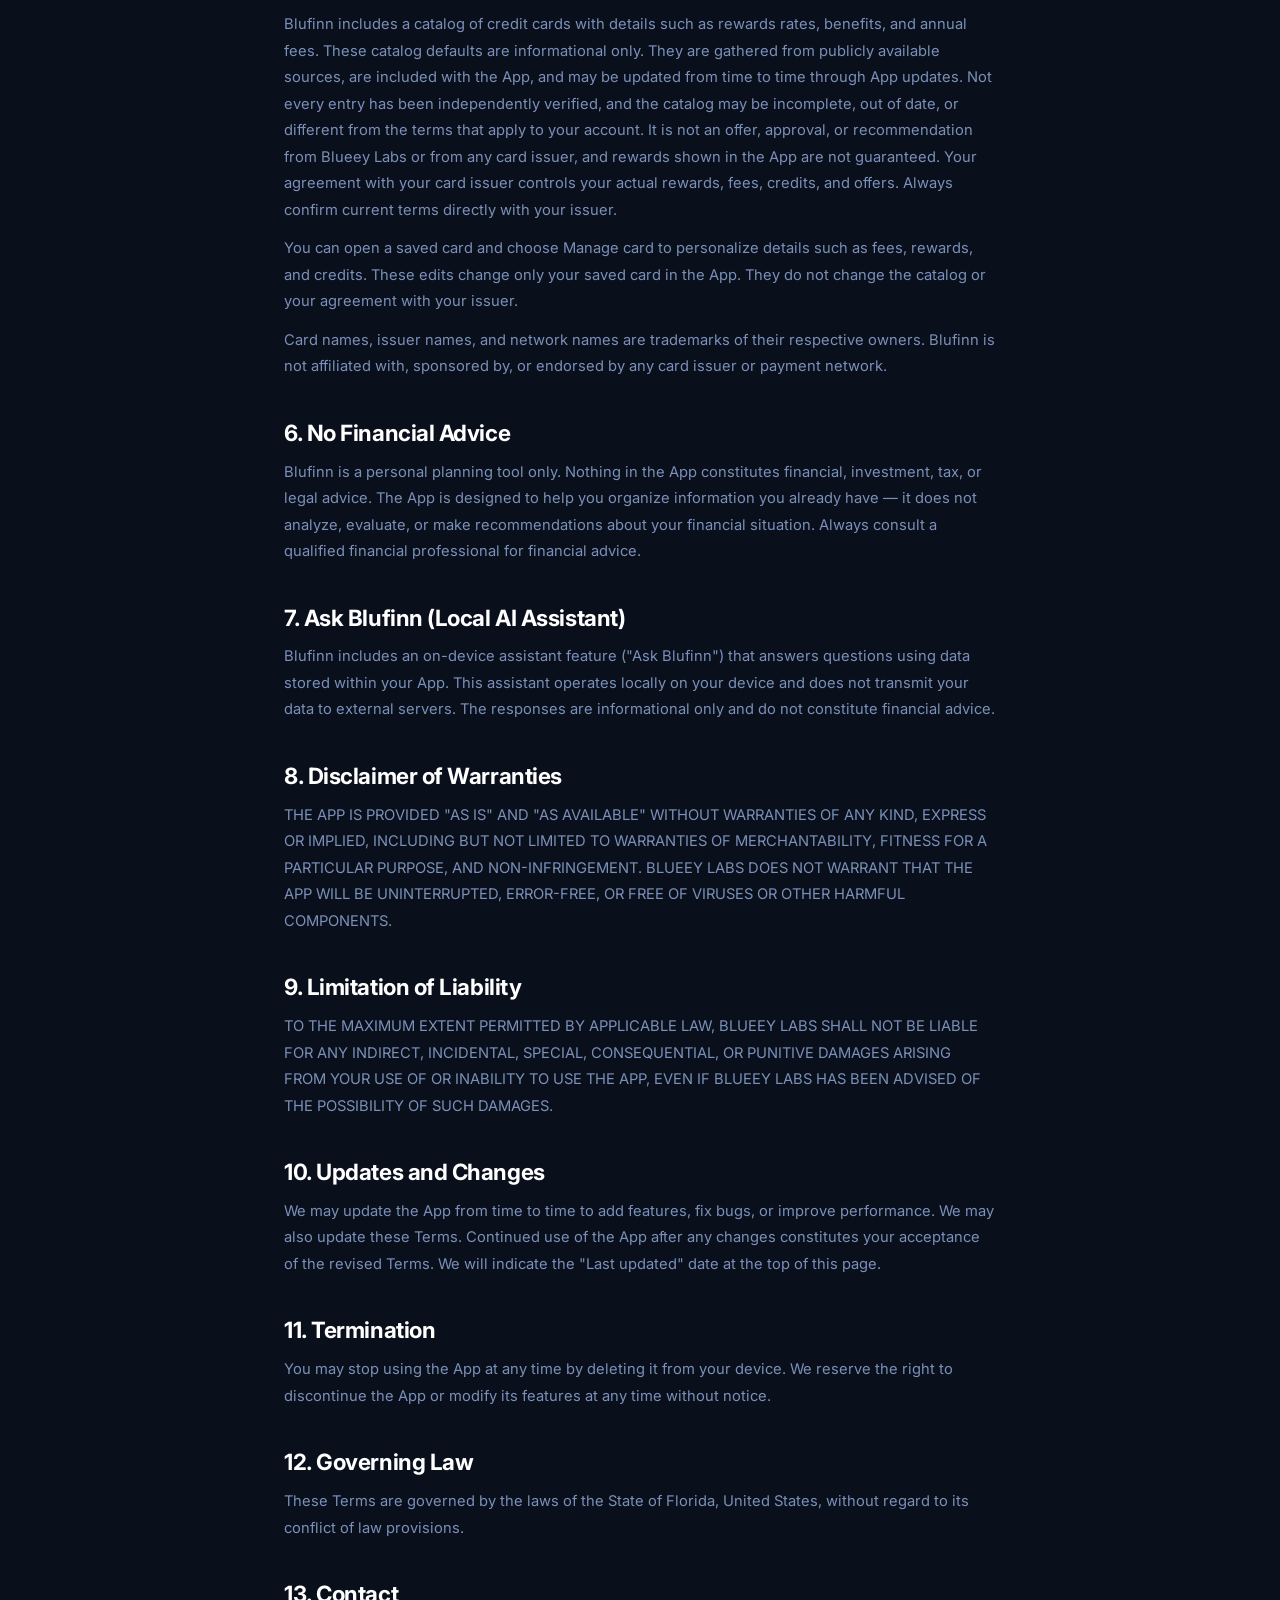
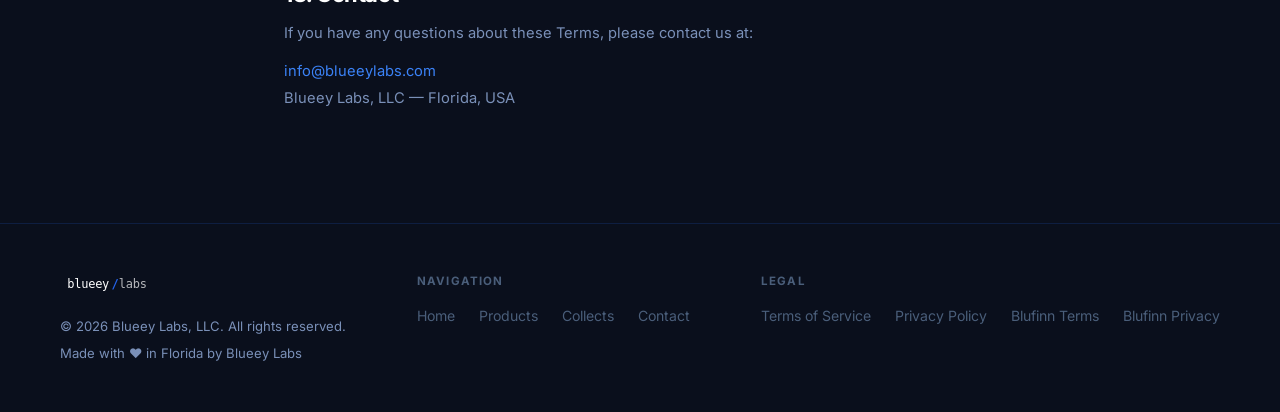
<file: blufinn/terms.html>
<!DOCTYPE html>
<html lang="en">
<head>
  <meta charset="UTF-8" />
  <meta name="viewport" content="width=device-width, initial-scale=1.0" />
  <title>Blufinn — Terms of Service | Blueey Labs</title>
  <link rel="icon" type="image/png" sizes="32x32" href="../assets/images/favicon-32.png" />
  <link rel="stylesheet" href="../assets/css/style.css" />
</head>
<body>
<nav>
  <div class="nav-inner">
    <a href="../index.html" class="nav-logo"><img src="../assets/images/logo.svg" alt="Blueey Labs" height="28" /></a>
    <ul class="nav-links">
      <li><a href="../index.html">Home</a></li>
      <li><a href="../products.html">Products</a></li>
      <li><a href="../collects.html">Collects</a></li>
      <li><a href="../contact.html" class="nav-cta">Contact Us</a></li>
    </ul>
    <button class="hamburger" aria-label="Toggle menu"><span></span><span></span><span></span></button>
  </div>
</nav>

<div class="page-hero" style="padding-bottom:40px;">
  <div class="container">
    <div class="section-label">Blufinn</div>
    <h1>Terms of <span class="gradient-text">Service</span></h1>
    <p>Please read these terms carefully before using Blufinn.</p>
  </div>
</div>

<div class="divider"></div>

<div class="legal-content">
  <div class="legal-meta">Last updated: November 2026 &nbsp;·&nbsp; Effective upon download and use of Blufinn</div>

  <h2>1. Acceptance of Terms</h2>
  <p>By downloading, installing, or using Blufinn ("the App"), you agree to be bound by these Terms of Service ("Terms"). If you do not agree to these Terms, do not use the App. These Terms are between you and Blueey Labs, LLC ("Blueey Labs," "we," "us," or "our").</p>

  <h2>2. Description of the App</h2>
  <p>Blufinn is a personal finance planning application designed to help users track credit card due dates, recurring bills, budgets, and paycheck planning. The App is a private, local-first tool — the data you enter is stored on your device and, when iCloud sync is on, in your own iCloud account. Blufinn does not connect to any bank, financial institution, or external financial service.</p>

  <h2>3. License</h2>
  <p>Subject to your compliance with these Terms, Blueey Labs grants you a limited, non-exclusive, non-transferable, revocable license to download and use Blufinn on Apple devices you own or control, solely for your personal, non-commercial purposes.</p>
  <p>You may not:</p>
  <ul>
    <li>Copy, modify, or distribute the App or any portion of it</li>
    <li>Reverse engineer, decompile, or disassemble the App</li>
    <li>Rent, lease, lend, sell, or sublicense the App</li>
    <li>Use the App for any commercial purpose without written consent from Blueey Labs</li>
  </ul>

  <h2>4. Your Data</h2>
  <p>All financial data, bill information, paycheck details, and budgets you enter into Blufinn are stored on your device and, when iCloud sync is on, in your own private iCloud account. Blueey Labs does not have access to, collect, or store any of your personal financial information on its servers.</p>
  <p>iCloud sync is on by default when your device is signed in to iCloud. Your data is synced across your own Apple devices via Apple's iCloud service, subject to Apple's own terms and privacy policies, and you can turn sync off in your device's iCloud settings. Turning sync off does not by itself delete data already stored in iCloud. Blueey Labs does not have access to your iCloud data.</p>
  <p>If you enter information about another person, such as a household member's cards, bills, or paychecks, you are responsible for having their permission to do so.</p>
  <p>You are solely responsible for the accuracy of the data you enter and for maintaining backups of your data.</p>

  <h2>5. Card Catalog and Rewards Information</h2>
  <p>Blufinn includes a catalog of credit cards with details such as rewards rates, benefits, and annual fees. These catalog defaults are informational only. They are gathered from publicly available sources, are included with the App, and may be updated from time to time through App updates. Not every entry has been independently verified, and the catalog may be incomplete, out of date, or different from the terms that apply to your account. It is not an offer, approval, or recommendation from Blueey Labs or from any card issuer, and rewards shown in the App are not guaranteed. Your agreement with your card issuer controls your actual rewards, fees, credits, and offers. Always confirm current terms directly with your issuer.</p>
  <p>You can open a saved card and choose Manage card to personalize details such as fees, rewards, and credits. These edits change only your saved card in the App. They do not change the catalog or your agreement with your issuer.</p>
  <p>Card names, issuer names, and network names are trademarks of their respective owners. Blufinn is not affiliated with, sponsored by, or endorsed by any card issuer or payment network.</p>

  <h2>6. No Financial Advice</h2>
  <p>Blufinn is a personal planning tool only. Nothing in the App constitutes financial, investment, tax, or legal advice. The App is designed to help you organize information you already have — it does not analyze, evaluate, or make recommendations about your financial situation. Always consult a qualified financial professional for financial advice.</p>

  <h2>7. Ask Blufinn (Local AI Assistant)</h2>
  <p>Blufinn includes an on-device assistant feature ("Ask Blufinn") that answers questions using data stored within your App. This assistant operates locally on your device and does not transmit your data to external servers. The responses are informational only and do not constitute financial advice.</p>

  <h2>8. Disclaimer of Warranties</h2>
  <p>THE APP IS PROVIDED "AS IS" AND "AS AVAILABLE" WITHOUT WARRANTIES OF ANY KIND, EXPRESS OR IMPLIED, INCLUDING BUT NOT LIMITED TO WARRANTIES OF MERCHANTABILITY, FITNESS FOR A PARTICULAR PURPOSE, AND NON-INFRINGEMENT. BLUEEY LABS DOES NOT WARRANT THAT THE APP WILL BE UNINTERRUPTED, ERROR-FREE, OR FREE OF VIRUSES OR OTHER HARMFUL COMPONENTS.</p>

  <h2>9. Limitation of Liability</h2>
  <p>TO THE MAXIMUM EXTENT PERMITTED BY APPLICABLE LAW, BLUEEY LABS SHALL NOT BE LIABLE FOR ANY INDIRECT, INCIDENTAL, SPECIAL, CONSEQUENTIAL, OR PUNITIVE DAMAGES ARISING FROM YOUR USE OF OR INABILITY TO USE THE APP, EVEN IF BLUEEY LABS HAS BEEN ADVISED OF THE POSSIBILITY OF SUCH DAMAGES.</p>

  <h2>10. Updates and Changes</h2>
  <p>We may update the App from time to time to add features, fix bugs, or improve performance. We may also update these Terms. Continued use of the App after any changes constitutes your acceptance of the revised Terms. We will indicate the "Last updated" date at the top of this page.</p>

  <h2>11. Termination</h2>
  <p>You may stop using the App at any time by deleting it from your device. We reserve the right to discontinue the App or modify its features at any time without notice.</p>

  <h2>12. Governing Law</h2>
  <p>These Terms are governed by the laws of the State of Florida, United States, without regard to its conflict of law provisions.</p>

  <h2>13. Contact</h2>
  <p>If you have any questions about these Terms, please contact us at:</p>
  <p><a href="mailto:info@blueeylabs.com">info@blueeylabs.com</a><br />Blueey Labs, LLC — Florida, USA</p>
</div>

<footer>
  <div class="footer-inner">
    <div class="footer-col">
      <a href="../index.html" class="footer-logo"><img src="../assets/images/logo.svg" alt="Blueey Labs" height="24" /></a>
      <div class="footer-copy">
        <p>© 2026 Blueey Labs, LLC. All rights reserved.</p>
        <p style="margin-top:6px;">Made with ❤️ in Florida by Blueey Labs</p>
      </div>
    </div>
    <div class="footer-col">
      <span class="footer-col-label">Navigation</span>
      <ul class="footer-links">
        <li><a href="../index.html">Home</a></li>
        <li><a href="../products.html">Products</a></li>
      <li><a href="../collects.html">Collects</a></li>
        <li><a href="../contact.html">Contact</a></li>
      </ul>
    </div>
    <div class="footer-col">
      <span class="footer-col-label">Legal</span>
      <ul class="footer-links">
        <li><a href="../legal/terms.html">Terms of Service</a></li>
        <li><a href="../legal/privacy.html">Privacy Policy</a></li>
        <li><a href="terms.html">Blufinn Terms</a></li>
        <li><a href="privacy.html">Blufinn Privacy</a></li>
      </ul>
    </div>
  </div>
</footer>
<script src="../assets/js/main.js"></script>
</body>
</html>
</file>
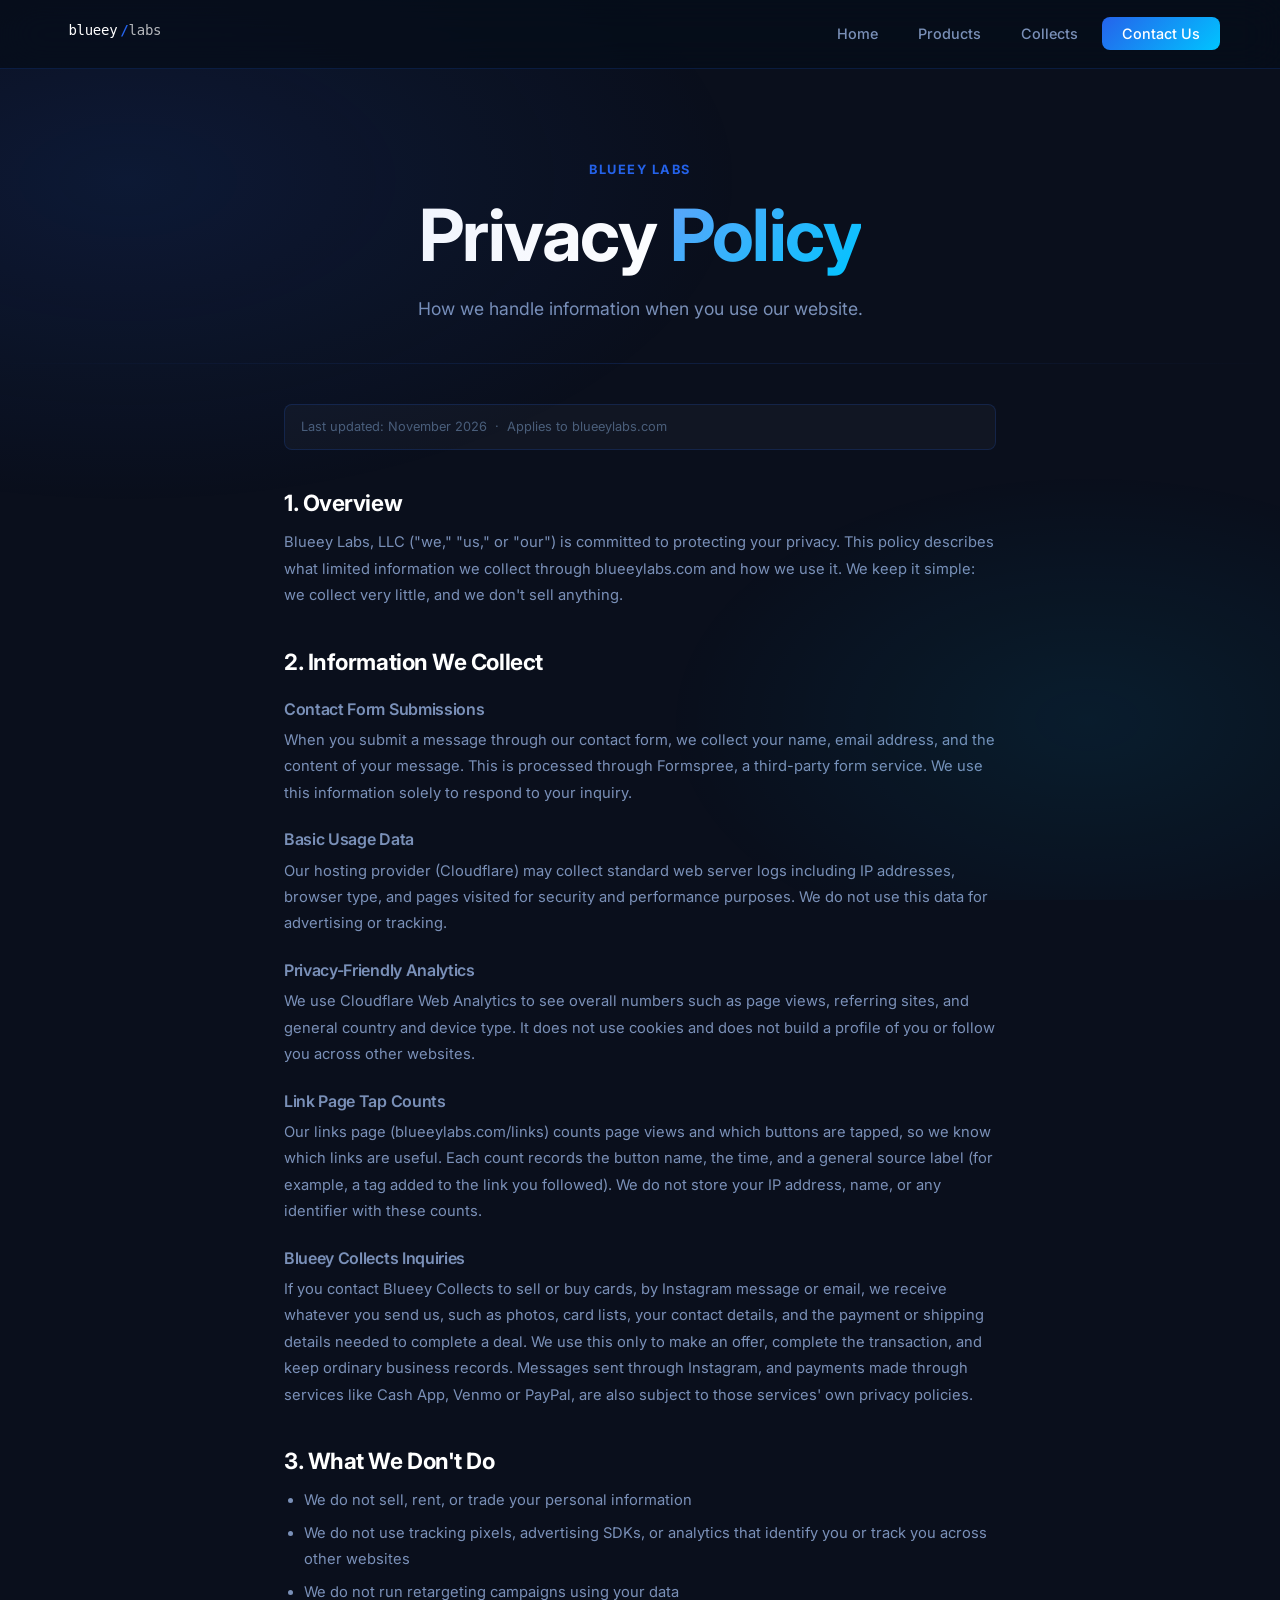
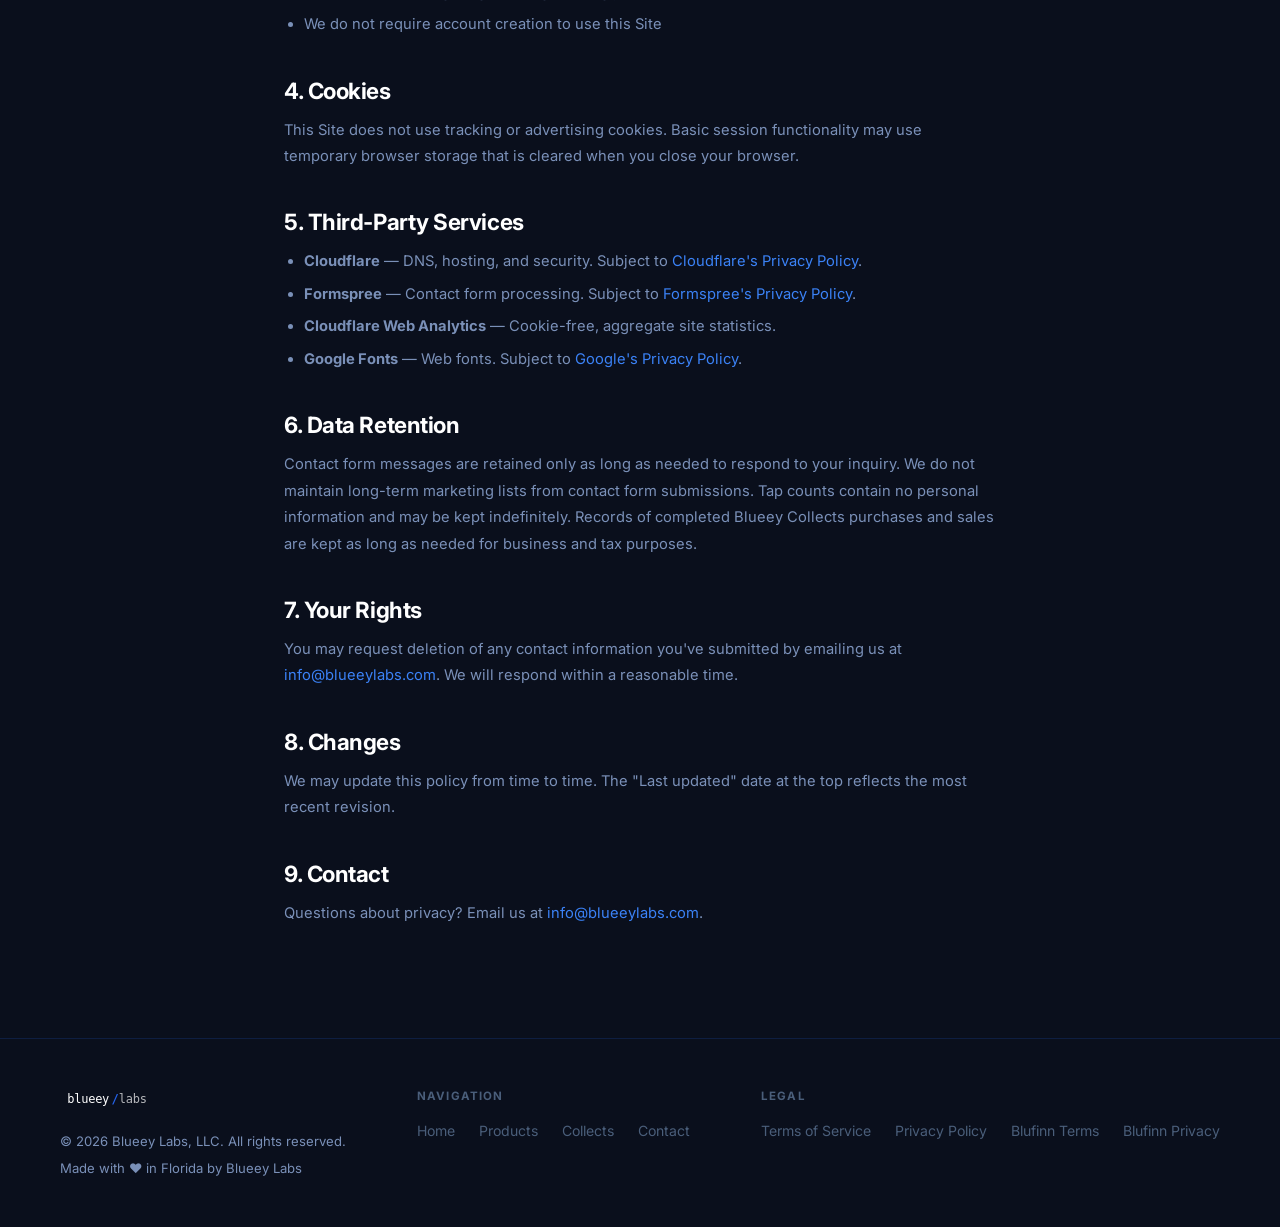
<file: legal/privacy.html>
<!DOCTYPE html>
<html lang="en">
<head>
  <meta charset="UTF-8" />
  <meta name="viewport" content="width=device-width, initial-scale=1.0" />
  <title>Privacy Policy — Blueey Labs</title>
  <link rel="icon" type="image/png" sizes="32x32" href="../assets/images/favicon-32.png" />
  <link rel="stylesheet" href="../assets/css/style.css" />
</head>
<body>
<nav>
  <div class="nav-inner">
    <a href="../index.html" class="nav-logo"><img src="../assets/images/logo.svg" alt="Blueey Labs" height="28" /></a>
    <ul class="nav-links">
      <li><a href="../index.html">Home</a></li>
      <li><a href="../products.html">Products</a></li>
      <li><a href="../collects.html">Collects</a></li>
      <li><a href="../contact.html" class="nav-cta">Contact Us</a></li>
    </ul>
    <button class="hamburger" aria-label="Toggle menu"><span></span><span></span><span></span></button>
  </div>
</nav>

<div class="page-hero" style="padding-bottom:40px;">
  <div class="container">
    <div class="section-label">Blueey Labs</div>
    <h1>Privacy <span class="gradient-text">Policy</span></h1>
    <p>How we handle information when you use our website.</p>
  </div>
</div>

<div class="divider"></div>

<div class="legal-content">
  <div class="legal-meta">Last updated: November 2026 &nbsp;·&nbsp; Applies to blueeylabs.com</div>

  <h2>1. Overview</h2>
  <p>Blueey Labs, LLC ("we," "us," or "our") is committed to protecting your privacy. This policy describes what limited information we collect through blueeylabs.com and how we use it. We keep it simple: we collect very little, and we don't sell anything.</p>

  <h2>2. Information We Collect</h2>
  <h3>Contact Form Submissions</h3>
  <p>When you submit a message through our contact form, we collect your name, email address, and the content of your message. This is processed through Formspree, a third-party form service. We use this information solely to respond to your inquiry.</p>

  <h3>Basic Usage Data</h3>
  <p>Our hosting provider (Cloudflare) may collect standard web server logs including IP addresses, browser type, and pages visited for security and performance purposes. We do not use this data for advertising or tracking.</p>

  <h3>Privacy-Friendly Analytics</h3>
  <p>We use Cloudflare Web Analytics to see overall numbers such as page views, referring sites, and general country and device type. It does not use cookies and does not build a profile of you or follow you across other websites.</p>

  <h3>Link Page Tap Counts</h3>
  <p>Our links page (blueeylabs.com/links) counts page views and which buttons are tapped, so we know which links are useful. Each count records the button name, the time, and a general source label (for example, a tag added to the link you followed). We do not store your IP address, name, or any identifier with these counts.</p>

  <h3>Blueey Collects Inquiries</h3>
  <p>If you contact Blueey Collects to sell or buy cards, by Instagram message or email, we receive whatever you send us, such as photos, card lists, your contact details, and the payment or shipping details needed to complete a deal. We use this only to make an offer, complete the transaction, and keep ordinary business records. Messages sent through Instagram, and payments made through services like Cash App, Venmo or PayPal, are also subject to those services' own privacy policies.</p>

  <h2>3. What We Don't Do</h2>
  <ul>
    <li>We do not sell, rent, or trade your personal information</li>
    <li>We do not use tracking pixels, advertising SDKs, or analytics that identify you or track you across other websites</li>
    <li>We do not run retargeting campaigns using your data</li>
    <li>We do not require account creation to use this Site</li>
  </ul>

  <h2>4. Cookies</h2>
  <p>This Site does not use tracking or advertising cookies. Basic session functionality may use temporary browser storage that is cleared when you close your browser.</p>

  <h2>5. Third-Party Services</h2>
  <ul>
    <li><strong>Cloudflare</strong> — DNS, hosting, and security. Subject to <a href="https://www.cloudflare.com/privacypolicy/" target="_blank" rel="noopener">Cloudflare's Privacy Policy</a>.</li>
    <li><strong>Formspree</strong> — Contact form processing. Subject to <a href="https://formspree.io/legal/privacy-policy/" target="_blank" rel="noopener">Formspree's Privacy Policy</a>.</li>
    <li><strong>Cloudflare Web Analytics</strong> — Cookie-free, aggregate site statistics.</li>
    <li><strong>Google Fonts</strong> — Web fonts. Subject to <a href="https://policies.google.com/privacy" target="_blank" rel="noopener">Google's Privacy Policy</a>.</li>
  </ul>

  <h2>6. Data Retention</h2>
  <p>Contact form messages are retained only as long as needed to respond to your inquiry. We do not maintain long-term marketing lists from contact form submissions. Tap counts contain no personal information and may be kept indefinitely. Records of completed Blueey Collects purchases and sales are kept as long as needed for business and tax purposes.</p>

  <h2>7. Your Rights</h2>
  <p>You may request deletion of any contact information you've submitted by emailing us at <a href="mailto:info@blueeylabs.com">info@blueeylabs.com</a>. We will respond within a reasonable time.</p>

  <h2>8. Changes</h2>
  <p>We may update this policy from time to time. The "Last updated" date at the top reflects the most recent revision.</p>

  <h2>9. Contact</h2>
  <p>Questions about privacy? Email us at <a href="mailto:info@blueeylabs.com">info@blueeylabs.com</a>.</p>
</div>

<footer>
  <div class="footer-inner">
    <div class="footer-col">
      <a href="../index.html" class="footer-logo"><img src="../assets/images/logo.svg" alt="Blueey Labs" height="24" /></a>
      <div class="footer-copy">
        <p>© 2026 Blueey Labs, LLC. All rights reserved.</p>
        <p style="margin-top:6px;">Made with ❤️ in Florida by Blueey Labs</p>
      </div>
    </div>
    <div class="footer-col">
      <span class="footer-col-label">Navigation</span>
      <ul class="footer-links">
        <li><a href="../index.html">Home</a></li>
        <li><a href="../products.html">Products</a></li>
      <li><a href="../collects.html">Collects</a></li>
        <li><a href="../contact.html">Contact</a></li>
      </ul>
    </div>
    <div class="footer-col">
      <span class="footer-col-label">Legal</span>
      <ul class="footer-links">
        <li><a href="terms.html">Terms of Service</a></li>
        <li><a href="privacy.html">Privacy Policy</a></li>
        <li><a href="../blufinn/terms.html">Blufinn Terms</a></li>
        <li><a href="../blufinn/privacy.html">Blufinn Privacy</a></li>
      </ul>
    </div>
  </div>
</footer>
<script src="../assets/js/main.js"></script>
</body>
</html>
</file>
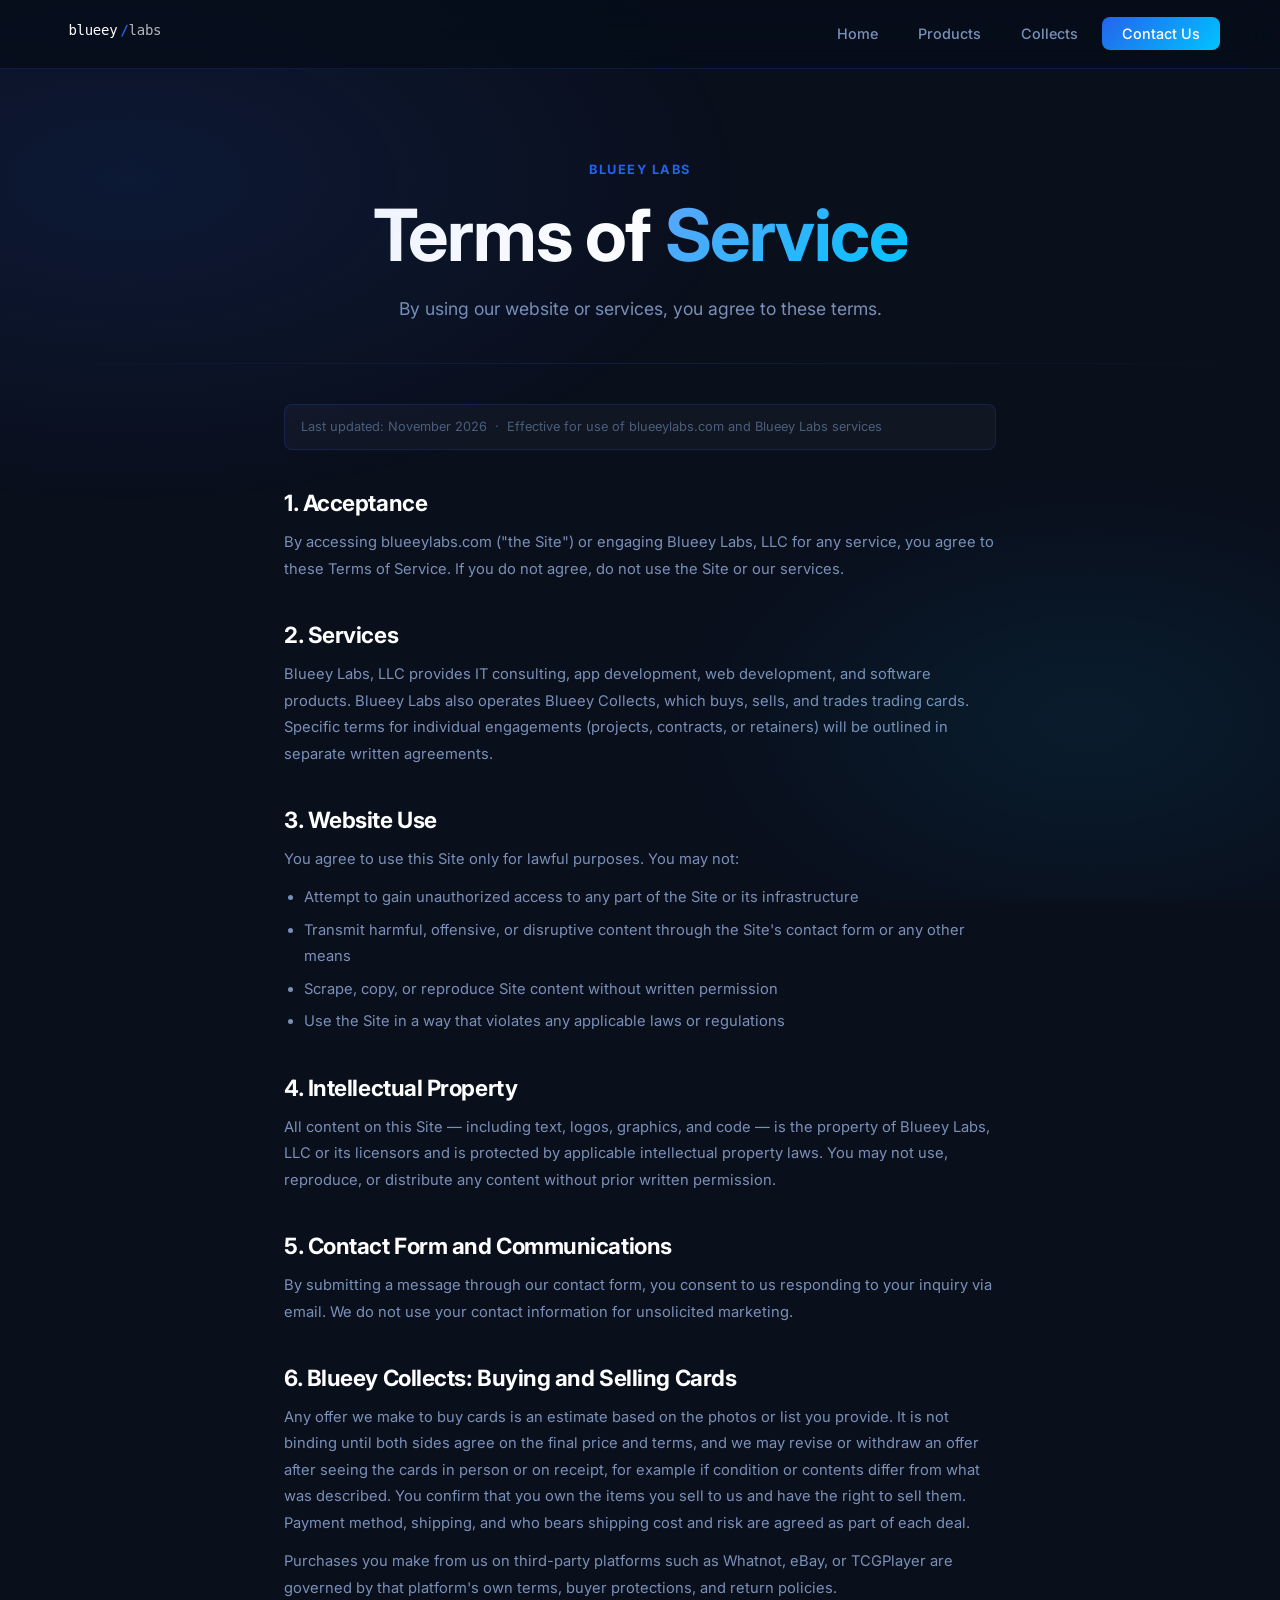
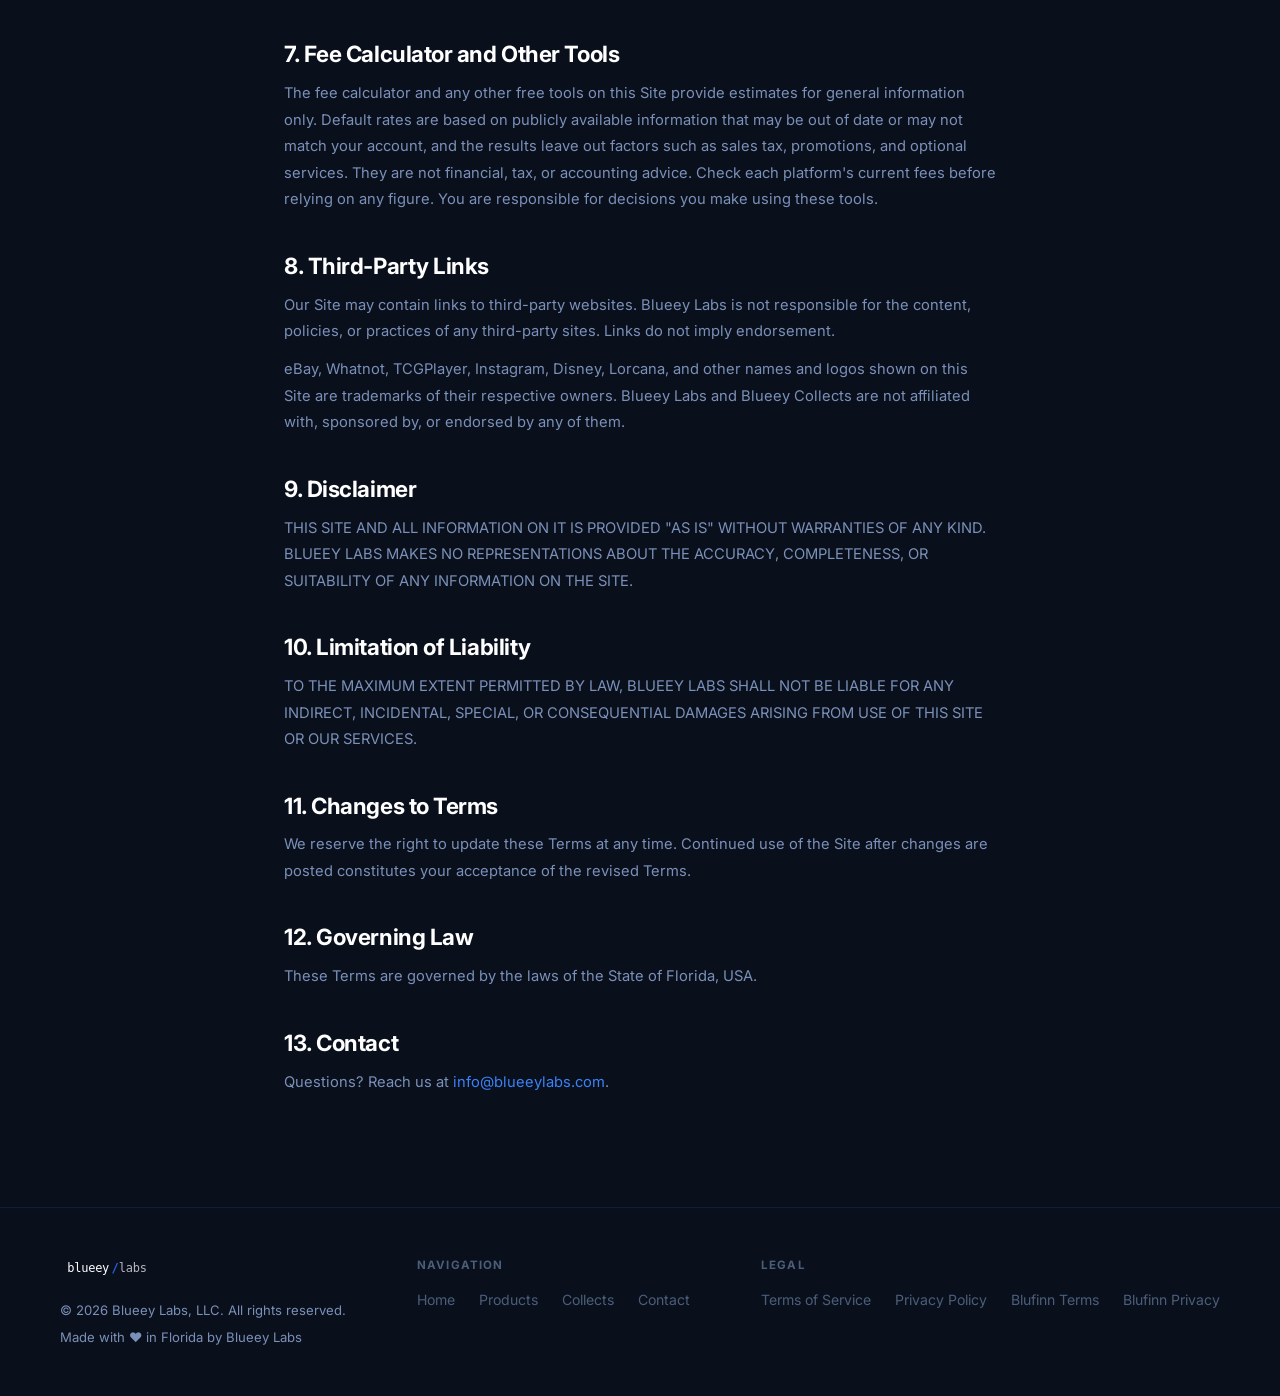
<file: legal/terms.html>
<!DOCTYPE html>
<html lang="en">
<head>
  <meta charset="UTF-8" />
  <meta name="viewport" content="width=device-width, initial-scale=1.0" />
  <title>Terms of Service — Blueey Labs</title>
  <link rel="icon" type="image/png" sizes="32x32" href="../assets/images/favicon-32.png" />
  <link rel="stylesheet" href="../assets/css/style.css" />
</head>
<body>
<nav>
  <div class="nav-inner">
    <a href="../index.html" class="nav-logo"><img src="../assets/images/logo.svg" alt="Blueey Labs" height="28" /></a>
    <ul class="nav-links">
      <li><a href="../index.html">Home</a></li>
      <li><a href="../products.html">Products</a></li>
      <li><a href="../collects.html">Collects</a></li>
      <li><a href="../contact.html" class="nav-cta">Contact Us</a></li>
    </ul>
    <button class="hamburger" aria-label="Toggle menu"><span></span><span></span><span></span></button>
  </div>
</nav>

<div class="page-hero" style="padding-bottom:40px;">
  <div class="container">
    <div class="section-label">Blueey Labs</div>
    <h1>Terms of <span class="gradient-text">Service</span></h1>
    <p>By using our website or services, you agree to these terms.</p>
  </div>
</div>

<div class="divider"></div>

<div class="legal-content">
  <div class="legal-meta">Last updated: November 2026 &nbsp;·&nbsp; Effective for use of blueeylabs.com and Blueey Labs services</div>

  <h2>1. Acceptance</h2>
  <p>By accessing blueeylabs.com ("the Site") or engaging Blueey Labs, LLC for any service, you agree to these Terms of Service. If you do not agree, do not use the Site or our services.</p>

  <h2>2. Services</h2>
  <p>Blueey Labs, LLC provides IT consulting, app development, web development, and software products. Blueey Labs also operates Blueey Collects, which buys, sells, and trades trading cards. Specific terms for individual engagements (projects, contracts, or retainers) will be outlined in separate written agreements.</p>

  <h2>3. Website Use</h2>
  <p>You agree to use this Site only for lawful purposes. You may not:</p>
  <ul>
    <li>Attempt to gain unauthorized access to any part of the Site or its infrastructure</li>
    <li>Transmit harmful, offensive, or disruptive content through the Site's contact form or any other means</li>
    <li>Scrape, copy, or reproduce Site content without written permission</li>
    <li>Use the Site in a way that violates any applicable laws or regulations</li>
  </ul>

  <h2>4. Intellectual Property</h2>
  <p>All content on this Site — including text, logos, graphics, and code — is the property of Blueey Labs, LLC or its licensors and is protected by applicable intellectual property laws. You may not use, reproduce, or distribute any content without prior written permission.</p>

  <h2>5. Contact Form and Communications</h2>
  <p>By submitting a message through our contact form, you consent to us responding to your inquiry via email. We do not use your contact information for unsolicited marketing.</p>

  <h2>6. Blueey Collects: Buying and Selling Cards</h2>
  <p>Any offer we make to buy cards is an estimate based on the photos or list you provide. It is not binding until both sides agree on the final price and terms, and we may revise or withdraw an offer after seeing the cards in person or on receipt, for example if condition or contents differ from what was described. You confirm that you own the items you sell to us and have the right to sell them. Payment method, shipping, and who bears shipping cost and risk are agreed as part of each deal.</p>
  <p>Purchases you make from us on third-party platforms such as Whatnot, eBay, or TCGPlayer are governed by that platform's own terms, buyer protections, and return policies.</p>

  <h2>7. Fee Calculator and Other Tools</h2>
  <p>The fee calculator and any other free tools on this Site provide estimates for general information only. Default rates are based on publicly available information that may be out of date or may not match your account, and the results leave out factors such as sales tax, promotions, and optional services. They are not financial, tax, or accounting advice. Check each platform's current fees before relying on any figure. You are responsible for decisions you make using these tools.</p>

  <h2>8. Third-Party Links</h2>
  <p>Our Site may contain links to third-party websites. Blueey Labs is not responsible for the content, policies, or practices of any third-party sites. Links do not imply endorsement.</p>
  <p>eBay, Whatnot, TCGPlayer, Instagram, Disney, Lorcana, and other names and logos shown on this Site are trademarks of their respective owners. Blueey Labs and Blueey Collects are not affiliated with, sponsored by, or endorsed by any of them.</p>

  <h2>9. Disclaimer</h2>
  <p>THIS SITE AND ALL INFORMATION ON IT IS PROVIDED "AS IS" WITHOUT WARRANTIES OF ANY KIND. BLUEEY LABS MAKES NO REPRESENTATIONS ABOUT THE ACCURACY, COMPLETENESS, OR SUITABILITY OF ANY INFORMATION ON THE SITE.</p>

  <h2>10. Limitation of Liability</h2>
  <p>TO THE MAXIMUM EXTENT PERMITTED BY LAW, BLUEEY LABS SHALL NOT BE LIABLE FOR ANY INDIRECT, INCIDENTAL, SPECIAL, OR CONSEQUENTIAL DAMAGES ARISING FROM USE OF THIS SITE OR OUR SERVICES.</p>

  <h2>11. Changes to Terms</h2>
  <p>We reserve the right to update these Terms at any time. Continued use of the Site after changes are posted constitutes your acceptance of the revised Terms.</p>

  <h2>12. Governing Law</h2>
  <p>These Terms are governed by the laws of the State of Florida, USA.</p>

  <h2>13. Contact</h2>
  <p>Questions? Reach us at <a href="mailto:info@blueeylabs.com">info@blueeylabs.com</a>.</p>
</div>

<footer>
  <div class="footer-inner">
    <div class="footer-col">
      <a href="../index.html" class="footer-logo"><img src="../assets/images/logo.svg" alt="Blueey Labs" height="24" /></a>
      <div class="footer-copy">
        <p>© 2026 Blueey Labs, LLC. All rights reserved.</p>
        <p style="margin-top:6px;">Made with ❤️ in Florida by Blueey Labs</p>
      </div>
    </div>
    <div class="footer-col">
      <span class="footer-col-label">Navigation</span>
      <ul class="footer-links">
        <li><a href="../index.html">Home</a></li>
        <li><a href="../products.html">Products</a></li>
      <li><a href="../collects.html">Collects</a></li>
        <li><a href="../contact.html">Contact</a></li>
      </ul>
    </div>
    <div class="footer-col">
      <span class="footer-col-label">Legal</span>
      <ul class="footer-links">
        <li><a href="terms.html">Terms of Service</a></li>
        <li><a href="privacy.html">Privacy Policy</a></li>
        <li><a href="../blufinn/terms.html">Blufinn Terms</a></li>
        <li><a href="../blufinn/privacy.html">Blufinn Privacy</a></li>
      </ul>
    </div>
  </div>
</footer>
<script src="../assets/js/main.js"></script>
</body>
</html>
</file>
<file: assets/css/style.css>
@import url('https://fonts.googleapis.com/css2?family=Inter:wght@300;400;500;600;700;800;900&family=JetBrains+Mono:wght@400;600&display=swap');

:root {
  --bg-base: #0A0F1C;
  --bg-surface: #0D1526;
  --bg-card: rgba(255, 255, 255, 0.03);
  --blue: #2563EB;
  --blue-light: #3B82F6;
  --cyan: #00C4FF;
  --gradient: linear-gradient(135deg, #2563EB, #00C4FF);
  --gradient-text: linear-gradient(135deg, #60A5FA, #00C4FF);
  --text-primary: #FFFFFF;
  --text-secondary: #7A90B8;
  --text-muted: #4A5E7A;
  --border: rgba(37, 99, 235, 0.18);
  --border-hover: rgba(0, 196, 255, 0.3);
  --glow: 0 0 40px rgba(37, 99, 235, 0.22);
  --radius: 16px;
  --radius-sm: 10px;
}

*, *::before, *::after { box-sizing: border-box; margin: 0; padding: 0; }

html { scroll-behavior: smooth; }

body {
  font-family: 'Inter', -apple-system, BlinkMacSystemFont, sans-serif;
  background: var(--bg-base);
  color: var(--text-primary);
  line-height: 1.6;
  overflow-x: hidden;
}

/* ── Background ── */
@property --tone-a { syntax: '<color>'; inherits: true; initial-value: rgba(37, 99, 235, 0.12); }
@property --tone-b { syntax: '<color>'; inherits: true; initial-value: rgba(0, 196, 255, 0.08); }

body { transition: --tone-a 1.4s ease, --tone-b 1.4s ease; }
body.tone-warm { --tone-a: rgba(139, 107, 217, 0.13); --tone-b: rgba(245, 128, 74, 0.13); }

body::before {
  content: '';
  position: fixed;
  inset: 0;
  background:
    radial-gradient(ellipse 80% 60% at 10% 20%, var(--tone-a) 0%, transparent 60%),
    radial-gradient(ellipse 60% 50% at 85% 80%, var(--tone-b) 0%, transparent 55%);
  pointer-events: none;
  z-index: 0;
}

/* ── Typography ── */
h1, h2, h3, h4 { font-weight: 700; line-height: 1.2; letter-spacing: -0.02em; }
h1 { font-size: clamp(2.4rem, 6vw, 4.5rem); }
h2 { font-size: clamp(1.8rem, 4vw, 2.8rem); }
h3 { font-size: clamp(1.2rem, 2.5vw, 1.5rem); }
p { color: var(--text-secondary); }

.gradient-text {
  background: var(--gradient-text);
  -webkit-background-clip: text;
  -webkit-text-fill-color: transparent;
  background-clip: text;
}

/* ── Layout ── */
.container { max-width: 1160px; margin: 0 auto; padding: 0 24px; }

/* ── Navigation ── */
nav {
  position: fixed;
  top: 0;
  view-transition-name: site-nav;
  left: 0;
  right: 0;
  z-index: 100;
  padding: 0 24px;
  backdrop-filter: blur(20px);
  -webkit-backdrop-filter: blur(20px);
  background: rgba(6, 13, 26, 0.8);
  border-bottom: 1px solid var(--border);
  transition: all 0.3s ease;
}

.nav-inner {
  max-width: 1160px;
  margin: 0 auto;
  height: 68px;
  display: flex;
  align-items: center;
  justify-content: space-between;
}

.nav-logo {
  font-size: 1.2rem;
  font-weight: 800;
  letter-spacing: -0.03em;
  text-decoration: none;
  background: var(--gradient-text);
  -webkit-background-clip: text;
  -webkit-text-fill-color: transparent;
  background-clip: text;
}

.nav-links {
  display: flex;
  align-items: center;
  gap: 8px;
  list-style: none;
}

.nav-links a {
  text-decoration: none;
  color: var(--text-secondary);
  font-size: 0.9rem;
  font-weight: 500;
  padding: 8px 16px;
  border-radius: 8px;
  transition: all 0.2s ease;
}

.nav-links a:hover, .nav-links a.active {
  color: var(--text-primary);
  background: rgba(255, 255, 255, 0.05);
}

.nav-cta {
  background: var(--gradient) !important;
  color: #fff !important;
  border-radius: 8px !important;
  padding: 8px 20px !important;
}

.nav-cta:hover { opacity: 0.9; transform: translateY(-1px); }

.hamburger {
  display: none;
  flex-direction: column;
  gap: 5px;
  cursor: pointer;
  padding: 4px;
  background: none;
  border: none;
}

.hamburger span {
  display: block;
  width: 22px;
  height: 2px;
  background: var(--text-secondary);
  border-radius: 2px;
  transition: all 0.3s ease;
}

/* ── Buttons ── */
.btn {
  display: inline-flex;
  align-items: center;
  gap: 8px;
  padding: 14px 28px;
  border-radius: var(--radius-sm);
  font-size: 0.95rem;
  font-weight: 600;
  text-decoration: none;
  cursor: pointer;
  border: none;
  transition: all 0.25s ease;
  font-family: inherit;
}

.btn-primary {
  background: var(--gradient);
  color: #fff;
  box-shadow: 0 4px 24px rgba(37, 99, 235, 0.35);
}

.btn-primary:hover {
  transform: translateY(-2px);
  box-shadow: 0 8px 32px rgba(37, 99, 235, 0.5);
}

.btn-ghost {
  background: transparent;
  color: var(--text-secondary);
  border: 1px solid var(--border);
}

.btn-ghost:hover {
  color: var(--text-primary);
  border-color: var(--border-hover);
  background: rgba(255, 255, 255, 0.04);
}

.btn-outline {
  background: transparent;
  color: var(--cyan);
  border: 1px solid rgba(0, 196, 255, 0.3);
}

.btn-outline:hover {
  background: rgba(0, 196, 255, 0.08);
  border-color: var(--cyan);
}

/* ── Cards ── */
.card {
  background: var(--bg-card);
  border: 1px solid var(--border);
  border-radius: var(--radius);
  padding: 32px;
  transition: all 0.3s ease;
  position: relative;
  overflow: hidden;
}

.card::before {
  content: '';
  position: absolute;
  inset: 0;
  background: linear-gradient(135deg, rgba(37,99,235,0.05) 0%, transparent 60%);
  opacity: 0;
  transition: opacity 0.3s ease;
  pointer-events: none;
}

.card:hover {
  border-color: var(--border-hover);
  transform: translateY(-4px);
  box-shadow: var(--glow);
}

.card:hover::before { opacity: 1; }

/* ── Badge ── */
.badge {
  display: inline-flex;
  align-items: center;
  gap: 6px;
  padding: 6px 14px;
  border-radius: 100px;
  font-size: 0.78rem;
  font-weight: 600;
  letter-spacing: 0.04em;
  text-transform: uppercase;
}

.badge-blue {
  background: rgba(37, 99, 235, 0.15);
  color: #60A5FA;
  border: 1px solid rgba(37, 99, 235, 0.25);
}

.badge-cyan {
  background: rgba(0, 196, 255, 0.12);
  color: var(--cyan);
  border: 1px solid rgba(0, 196, 255, 0.2);
}

.badge-dot {
  width: 6px; height: 6px;
  border-radius: 50%;
  background: currentColor;
  animation: pulse 2s ease-in-out infinite;
}

@keyframes pulse {
  0%, 100% { opacity: 1; transform: scale(1); }
  50% { opacity: 0.5; transform: scale(0.8); }
}

/* ── Section ── */
section { position: relative; z-index: 1; }

.section-label {
  font-size: 0.8rem;
  font-weight: 700;
  letter-spacing: 0.12em;
  text-transform: uppercase;
  color: var(--blue);
  margin-bottom: 12px;
}

.section-header { margin-bottom: 64px; }
.section-header.centered { text-align: center; }
.section-header p { margin-top: 16px; max-width: 540px; font-size: 1.05rem; }
.section-header.centered p { margin: 16px auto 0; }

/* ── Divider ── */
.divider {
  height: 1px;
  background: linear-gradient(90deg, transparent, var(--border), transparent);
  margin: 0;
}

/* ── Icon Box ── */
.icon-box {
  width: 52px; height: 52px;
  border-radius: 12px;
  display: flex; align-items: center; justify-content: center;
  background: rgba(37, 99, 235, 0.12);
  border: 1px solid rgba(37, 99, 235, 0.2);
  font-size: 1.4rem;
  margin-bottom: 20px;
  flex-shrink: 0;
}

/* ── Footer ── */
footer {
  position: relative;
  z-index: 1;
  border-top: 1px solid var(--border);
  padding: 48px 24px;
  margin-top: 0;
}

.footer-inner {
  max-width: 1160px;
  margin: 0 auto;
  display: flex;
  align-items: center;
  justify-content: space-between;
  flex-wrap: wrap;
  gap: 24px;
}

.footer-logo {
  font-size: 1.1rem;
  font-weight: 800;
  letter-spacing: -0.03em;
  background: var(--gradient-text);
  -webkit-background-clip: text;
  -webkit-text-fill-color: transparent;
  background-clip: text;
  text-decoration: none;
}

.footer-links {
  display: flex;
  gap: 24px;
  list-style: none;
}

.footer-links a {
  text-decoration: none;
  color: var(--text-muted);
  font-size: 0.88rem;
  transition: color 0.2s;
}

.footer-links a:hover { color: var(--text-secondary); }

.footer-copy {
  font-size: 0.82rem;
  color: var(--text-muted);
}

/* ── Scroll Animation ── */
.fade-up {
  opacity: 0;
  transform: translateY(30px);
  transition: opacity 0.8s cubic-bezier(0.22, 1, 0.36, 1), transform 0.8s cubic-bezier(0.22, 1, 0.36, 1);
}

.fade-up.visible {
  opacity: 1;
  transform: translateY(0);
}

.fade-up-delay-1 { transition-delay: 0.1s; }
.fade-up-delay-2 { transition-delay: 0.2s; }
.fade-up-delay-3 { transition-delay: 0.3s; }

/* ── Page Hero (inner pages) ── */
.page-hero {
  padding: 160px 0 80px;
  text-align: center;
}

.page-hero p {
  font-size: 1.1rem;
  margin-top: 16px;
  max-width: 500px;
  margin-left: auto;
  margin-right: auto;
}

/* ── Scroll Progress Bar ── */
#scroll-progress {
  position: fixed;
  top: 0; left: 0;
  height: 2px;
  width: 0%;
  background: var(--gradient);
  z-index: 200;
  transition: width 0.1s linear;
  border-radius: 0 2px 2px 0;
}

/* ── Hamburger → X ── */
.hamburger.open span:nth-child(1) { transform: translateY(7px) rotate(45deg); }
.hamburger.open span:nth-child(2) { opacity: 0; transform: scaleX(0); }
.hamburger.open span:nth-child(3) { transform: translateY(-7px) rotate(-45deg); }

/* ── Typewriter cursor ── */
.typewriter-wrap { display: inline; }
#typewriter { display: inline; }
.cursor {
  display: inline-block;
  width: 3px;
  height: 0.85em;
  background: var(--cyan);
  border-radius: 2px;
  margin-left: 4px;
  vertical-align: middle;
  animation: blink 1s step-end infinite;
}
@keyframes blink { 0%, 100% { opacity: 1; } 50% { opacity: 0; } }

/* ── Floating Orbs ── */
.orbs {
  position: absolute;
  inset: 0;
  overflow: hidden;
  pointer-events: none;
  z-index: 0;
}
.orb {
  position: absolute;
  border-radius: 50%;
  filter: blur(80px);
  opacity: 0.18;
  animation: float 12s ease-in-out infinite;
}
.orb-1 { width: 500px; height: 500px; background: #2563EB; top: -100px; left: -100px; animation-duration: 14s; }
.orb-2 { width: 350px; height: 350px; background: #00C4FF; top: 30%; right: -80px; animation-duration: 10s; animation-delay: -4s; }
.orb-3 { width: 300px; height: 300px; background: #2563EB; bottom: 0; left: 30%; animation-duration: 16s; animation-delay: -8s; }

@keyframes float {
  0%, 100% { transform: translate(0, 0) scale(1); }
  33% { transform: translate(30px, -40px) scale(1.05); }
  66% { transform: translate(-20px, 20px) scale(0.95); }
}

/* ── iPhone Mockup ── */
.iphone-mockup {
  position: relative;
  width: 240px;
  margin: 0 auto;
  flex-shrink: 0;
}
.iphone-frame {
  position: relative;
  width: 240px;
  background: #0A0F1C;
  border-radius: 40px;
  border: 2px solid rgba(255,255,255,0.12);
  box-shadow:
    0 0 0 1px rgba(255,255,255,0.06),
    0 40px 80px rgba(0,0,0,0.6),
    inset 0 0 0 1px rgba(255,255,255,0.04);
  padding: 14px 10px;
  overflow: hidden;
}
.iphone-notch {
  width: 80px; height: 22px;
  background: #0A0F1C;
  border-radius: 0 0 14px 14px;
  margin: 0 auto 10px;
  border: 2px solid rgba(255,255,255,0.1);
  border-top: none;
  position: relative; z-index: 2;
}
.iphone-screen {
  border-radius: 24px;
  overflow: hidden;
  background: #f0f0f0;
  aspect-ratio: 9/19.5;
}
.iphone-screen img {
  width: 100%; height: 100%;
  object-fit: cover;
  display: block;
}
.iphone-screen-placeholder {
  width: 100%;
  height: 100%;
  background: linear-gradient(160deg, #1a2a4a 0%, #0a1628 100%);
  display: flex; align-items: center; justify-content: center;
  flex-direction: column; gap: 12px;
}
.iphone-screen-placeholder span {
  font-size: 2rem;
}
.iphone-screen-placeholder p {
  font-size: 0.7rem;
  color: rgba(255,255,255,0.4);
  text-align: center;
  padding: 0 12px;
}
.iphone-btn-side {
  position: absolute;
  right: -3px;
  top: 80px;
  width: 3px; height: 60px;
  background: rgba(255,255,255,0.1);
  border-radius: 0 2px 2px 0;
}
.iphone-btn-vol-up {
  position: absolute;
  left: -3px; top: 70px;
  width: 3px; height: 36px;
  background: rgba(255,255,255,0.1);
  border-radius: 2px 0 0 2px;
}
.iphone-btn-vol-down {
  position: absolute;
  left: -3px; top: 114px;
  width: 3px; height: 36px;
  background: rgba(255,255,255,0.1);
  border-radius: 2px 0 0 2px;
}

/* ── Legal Pages ── */
.legal-content {
  max-width: 760px;
  margin: 0 auto;
  padding: 40px 24px 100px;
}
.legal-content h2 { font-size: 1.4rem; margin: 40px 0 12px; color: var(--text-primary); }
.legal-content h3 { font-size: 1rem; margin: 24px 0 8px; color: var(--text-secondary); font-weight: 600; }
.legal-content p { font-size: 0.92rem; line-height: 1.8; margin-bottom: 12px; }
.legal-content ul { padding-left: 20px; margin-bottom: 12px; }
.legal-content ul li { font-size: 0.92rem; line-height: 1.8; color: var(--text-secondary); margin-bottom: 6px; }
.legal-content a { color: var(--blue-light); text-decoration: none; }
.legal-content a:hover { text-decoration: underline; }
.legal-meta {
  font-size: 0.8rem;
  color: var(--text-muted);
  padding: 12px 16px;
  background: var(--bg-card);
  border: 1px solid var(--border);
  border-radius: 8px;
  margin-bottom: 40px;
}

/* ── Footer Legal Links ── */
.footer-inner {
  align-items: flex-start !important;
}
.footer-col { display: flex; flex-direction: column; gap: 12px; }
.footer-col-label {
  font-size: 0.72rem;
  font-weight: 700;
  letter-spacing: 0.1em;
  text-transform: uppercase;
  color: var(--text-muted);
}

/* ── 404 Page ── */
.not-found {
  min-height: 100vh;
  display: flex;
  align-items: center;
  justify-content: center;
  text-align: center;
  padding: 24px;
  position: relative; z-index: 1;
}
.not-found-inner { max-width: 520px; }
.not-found-code {
  font-size: clamp(6rem, 20vw, 10rem);
  font-weight: 900;
  letter-spacing: -0.05em;
  line-height: 1;
  background: var(--gradient-text);
  -webkit-background-clip: text;
  -webkit-text-fill-color: transparent;
  background-clip: text;
  margin-bottom: 8px;
}
.not-found h2 { margin-bottom: 16px; }
.not-found p { margin-bottom: 36px; }
.not-found-actions { display: flex; gap: 14px; justify-content: center; flex-wrap: wrap; }

/* ── Responsive ── */
@media (max-width: 768px) {
  .nav-links { display: none; flex-direction: column; gap: 4px; }
  .nav-links.open {
    display: flex;
    position: absolute;
    top: 68px;
    left: 0; right: 0;
    background: rgba(10, 15, 28, 0.97);
    backdrop-filter: blur(20px);
    border-bottom: 1px solid var(--border);
    padding: 16px;
  }
  .nav-links.open a { padding: 12px 16px; border-radius: 8px; width: 100%; }
  .hamburger { display: flex; }
  .footer-inner { flex-direction: column !important; text-align: center; align-items: center !important; }
  .footer-links { flex-wrap: wrap; justify-content: center; }
  .footer-col { align-items: center; }
}

/* ── Anchor offset for fixed nav ── */
section[id] { scroll-margin-top: 88px; }

/* ── Smooth page-to-page transitions ── */
@view-transition { navigation: auto; }
::view-transition-old(root) { animation: vt-out 0.22s ease both; }
::view-transition-new(root) { animation: vt-in 0.38s cubic-bezier(0.22, 1, 0.36, 1) both; }
@keyframes vt-out { to { opacity: 0; transform: translateY(-8px); } }
@keyframes vt-in { from { opacity: 0; transform: translateY(12px); } }

/* ── Cursor-following border glow ── */
.glow { position: relative; }
.glow::before {
  content: '';
  position: absolute;
  inset: 0;
  border-radius: inherit;
  padding: 1.5px;
  background: radial-gradient(260px circle at var(--mx, 50%) var(--my, 50%), var(--glow-color, rgba(0, 196, 255, 0.95)), transparent 70%);
  -webkit-mask: linear-gradient(#000 0 0) content-box, linear-gradient(#000 0 0);
  -webkit-mask-composite: xor;
  mask: linear-gradient(#000 0 0) content-box exclude, linear-gradient(#000 0 0);
  opacity: 0;
  transition: opacity 0.35s ease;
  pointer-events: none;
  z-index: 2;
}
.glow:hover::before { opacity: 1; }
.glow-warm { --glow-color: rgba(255, 150, 90, 0.95); }

/* ── FAQ ── */
:root { interpolate-size: allow-keywords; }
.faq { display: grid; gap: 12px; }
.faq details {
  background: var(--bg-card);
  border: 1px solid var(--border);
  border-radius: 14px;
  padding: 0 22px;
  transition: border-color 0.25s ease;
}
.faq details[open], .faq details:hover { border-color: var(--border-hover); }
.faq summary {
  list-style: none;
  cursor: pointer;
  padding: 18px 0;
  font-weight: 600;
  font-size: 0.98rem;
  display: flex;
  align-items: center;
  justify-content: space-between;
  gap: 16px;
}
.faq summary::-webkit-details-marker { display: none; }
.faq summary::after {
  content: '+';
  flex-shrink: 0;
  font-size: 1.4rem;
  font-weight: 400;
  line-height: 1;
  color: var(--accent, var(--cyan));
  transition: transform 0.3s ease;
}
.faq details[open] summary::after { transform: rotate(45deg); }
.faq details p { padding-bottom: 18px; font-size: 0.93rem; line-height: 1.75; }
.faq details a { color: var(--accent, var(--cyan)); text-decoration: none; }
.faq details a:hover { text-decoration: underline; }
.faq details::details-content {
  block-size: 0;
  overflow: clip;
  transition: block-size 0.35s cubic-bezier(0.22, 1, 0.36, 1), content-visibility 0.35s allow-discrete;
}
.faq details[open]::details-content { block-size: auto; }

@media (prefers-reduced-motion: reduce) {
  *, *::before, *::after { animation: none !important; transition-duration: 0.01ms !important; }
  .fade-up { opacity: 1; transform: none; }
  ::view-transition-old(root), ::view-transition-new(root) { animation: none; }
}
</file>
<file: assets/css/app-page.css>
/* Shared layout for the per-app pages (/blufinn, /stocklore) */
body {
  --accent: #00C4FF;
  --accent-grad: linear-gradient(135deg, #2563EB, #00C4FF);
  --accent-text: linear-gradient(135deg, #60A5FA, #00C4FF);
  --accent-soft: rgba(0, 196, 255, 0.12);
  --accent-border: rgba(0, 196, 255, 0.3);
  --accent-shadow: rgba(37, 99, 235, 0.35);
}
body.warm {
  --accent: #FF9E70;
  --accent-grad: linear-gradient(135deg, #F5804A, #8B6BD9);
  --accent-text: linear-gradient(135deg, #F5804A, #8B6BD9);
  --accent-soft: rgba(245, 128, 74, 0.12);
  --accent-border: rgba(245, 128, 74, 0.3);
  --accent-shadow: rgba(245, 128, 74, 0.3);
  --glow-color: rgba(255, 150, 90, 0.95);
  --tone-a: rgba(139, 107, 217, 0.13);
  --tone-b: rgba(245, 128, 74, 0.12);
}

.accent-text {
  background: var(--accent-text);
  -webkit-background-clip: text;
  -webkit-text-fill-color: transparent;
  background-clip: text;
}
.badge-accent { background: var(--accent-soft); color: var(--accent); border: 1px solid var(--accent-border); }
.btn-accent { background: var(--accent-grad); color: #fff; box-shadow: 0 4px 24px var(--accent-shadow); }
.btn-accent:hover { transform: translateY(-2px); filter: brightness(1.08); }

/* ── Hero ── */
.app-hero { padding: 150px 24px 70px; text-align: center; position: relative; z-index: 1; }
.app-hero-inner { max-width: 720px; margin: 0 auto; position: relative; z-index: 1; }
.app-hero-icon-wrap { position: relative; width: 132px; height: 132px; margin: 0 auto 28px; }
.app-hero-icon-wrap::before {
  content: ''; position: absolute; inset: -50px; border-radius: 50%;
  background: radial-gradient(circle, var(--accent-shadow) 0%, transparent 70%);
  animation: appGlow 3.5s ease-in-out infinite;
}
@keyframes appGlow { 0%, 100% { transform: scale(0.92); opacity: 0.7; } 50% { transform: scale(1.08); opacity: 1; } }
.app-hero-icon {
  position: relative; width: 132px; height: 132px; border-radius: 30px; display: block;
  box-shadow: 0 24px 70px rgba(0,0,0,0.55), 0 0 0 1px rgba(255,255,255,0.08);
}
.app-hero h1 { font-size: clamp(2.6rem, 7vw, 4.2rem); margin: 18px 0 10px; }
.app-hero .tagline { font-size: 1.25rem; color: var(--text-primary); font-weight: 600; margin-bottom: 14px; }
.app-hero .lead { font-size: 1.08rem; line-height: 1.75; margin-bottom: 32px; }
.app-actions { display: flex; gap: 14px; justify-content: center; flex-wrap: wrap; }

.app-block { padding: 70px 24px; }
.app-narrow { max-width: 1000px; margin: 0 auto; }
.app-block .section-header { margin-bottom: 40px; }
.app-block .section-label { color: var(--accent); }

/* ── Screenshots ── */
.shots-section { padding-top: 20px; }
.shots-note { text-align: center; font-size: 0.78rem; color: var(--text-muted); margin-top: 22px; }
.shot { margin: 0; }
.shot button {
  all: unset; box-sizing: border-box; display: block; width: 100%; cursor: pointer;
  font-family: inherit;
}
.shot strong { display: block; font-size: 1.02rem; font-weight: 700; color: var(--text-primary); letter-spacing: -0.01em; }
.shot span { display: block; font-size: 0.88rem; line-height: 1.55; color: var(--text-secondary); }
.shot img {
  display: block; height: auto; border-radius: 34px; background: #0d1117;
  border: 1px solid rgba(255,255,255,0.12);
  box-shadow: 0 30px 80px rgba(0,0,0,0.55), 0 0 0 6px rgba(255,255,255,0.03), 0 0 90px var(--accent-soft);
}

/* Desktop: pick a feature on the left, see the screen on the right */
@media (min-width: 900px) {
  .shots {
    display: grid; grid-template-columns: minmax(0, 1fr) 300px; column-gap: 90px; row-gap: 6px;
    align-items: center; padding-right: 40px;
  }
  .shot { display: contents; }
  .shot figcaption { grid-column: 1; }
  .shot button {
    padding: 14px 20px; margin-left: -20px; width: calc(100% + 20px); border-radius: 14px; border: 1px solid transparent; position: relative;
    transition: background 0.3s ease, border-color 0.3s ease;
  }
  .shot button:hover { background: rgba(255,255,255,0.03); }
  .shot button:focus-visible { outline: 2px solid var(--accent); outline-offset: 2px; }
  .shot strong { color: var(--text-secondary); transition: color 0.3s ease; }
  .shot span { max-height: 0; opacity: 0; overflow: hidden; transition: max-height 0.4s ease, opacity 0.3s ease, margin 0.4s ease; }
  .shot.active button { background: var(--accent-soft); border-color: var(--accent-border); }
  .shot.active strong { color: var(--text-primary); }
  .shot.active span { max-height: 60px; opacity: 1; margin-top: 4px; }
  .shot img {
    grid-column: 2; grid-row: 1 / span 8; width: 300px;
    opacity: 0; transform: translateY(14px) scale(0.98);
    transition: opacity 0.45s ease, transform 0.55s cubic-bezier(0.2, 0.7, 0.2, 1);
  }
  .shot.active img { opacity: 1; transform: none; }
}

/* Phone and tablet: swipe through cards */
@media (max-width: 899px) {
  .shots-section .app-narrow { max-width: none; }
  .shots {
    --w: min(74vw, 290px);
    display: flex; gap: 16px; overflow-x: auto; scroll-snap-type: x mandatory;
    margin: 0 -16px; padding: 6px calc(50% - var(--w) / 2 + 16px) 26px;
    scrollbar-width: none; -webkit-overflow-scrolling: touch;
  }
  .shots::-webkit-scrollbar { display: none; }
  .shot { flex: 0 0 var(--w); scroll-snap-align: center; display: flex; flex-direction: column; }
  .shot figcaption { text-align: center; margin-bottom: 16px; min-height: 5.4em; display: flex; align-items: flex-end; }
  .shot button { cursor: default; }
  .shot span { margin-top: 4px; }
  .shot img { width: 100%; border-radius: 30px; box-shadow: 0 16px 40px rgba(0,0,0,0.5), 0 0 0 5px rgba(255,255,255,0.03); }
  .shots-note { margin-top: 4px; }
  .shots-note::before { content: 'Swipe to see more. '; }
}
@media (prefers-reduced-motion: reduce) { .shot img, .shot span, .shot button { transition: none; } }

/* ── Features ── */
.feat-grid { display: grid; grid-template-columns: repeat(3, 1fr); gap: 16px; }
.feat {
  padding: 26px; border-radius: 16px; background: var(--bg-card); border: 1px solid var(--border);
  transition: transform 0.3s ease, border-color 0.3s ease;
}
.feat:hover { transform: translateY(-3px); border-color: var(--accent-border); }
.feat .emoji {
  width: 46px; height: 46px; border-radius: 12px; display: flex; align-items: center; justify-content: center;
  font-size: 1.25rem; margin-bottom: 16px; background: var(--accent-soft); border: 1px solid var(--accent-border);
}
.feat h3 { font-size: 1.02rem; margin-bottom: 6px; }
.feat p { font-size: 0.88rem; line-height: 1.65; }

/* ── Steps ── */
.flow { display: grid; grid-template-columns: repeat(3, 1fr); gap: 16px; counter-reset: flow; }
.flow-step {
  counter-increment: flow; padding: 28px 26px; border-radius: 16px;
  background: linear-gradient(160deg, var(--accent-soft), transparent 70%); border: 1px solid var(--accent-border);
}
.flow-step::before {
  content: counter(flow); display: flex; align-items: center; justify-content: center;
  width: 34px; height: 34px; border-radius: 10px; margin-bottom: 16px;
  background: var(--accent-grad); color: #fff; font-weight: 800; font-size: 0.9rem;
}
.flow-step h3 { font-size: 1.05rem; margin-bottom: 6px; }
.flow-step p { font-size: 0.9rem; line-height: 1.65; }

/* ── Callout ── */
.callout {
  border-radius: 24px; padding: 48px;
  background: linear-gradient(135deg, var(--accent-soft), rgba(255,255,255,0.02));
  border: 1px solid var(--accent-border);
  display: grid; grid-template-columns: 1fr 1fr; gap: 40px; align-items: center;
}
.callout h2 { margin-bottom: 12px; }
.callout p { font-size: 1rem; line-height: 1.75; }
.check-list { list-style: none; display: grid; gap: 14px; }
.check-list li { display: flex; gap: 12px; align-items: flex-start; font-size: 0.96rem; color: var(--text-primary); }
.check-list li::before {
  content: '✓'; flex-shrink: 0; width: 22px; height: 22px; border-radius: 50%; margin-top: 1px;
  display: flex; align-items: center; justify-content: center; font-size: 0.7rem;
  color: var(--accent); background: var(--accent-soft); border: 1px solid var(--accent-border);
}

/* ── Support ── */
.support-card {
  text-align: center; padding: 44px 28px; border-radius: 20px;
  background: var(--bg-card); border: 1px solid var(--border);
}
.support-card h2 { margin-bottom: 10px; }
.support-card p { max-width: 480px; margin: 0 auto 24px; }
.support-links { margin-top: 20px; font-size: 0.85rem; color: var(--text-muted); }
.support-links a { color: var(--text-secondary); text-decoration: none; margin: 0 8px; }
.support-links a:hover { color: var(--accent); }

@media (max-width: 820px) {
  .app-hero { padding: 120px 20px 50px; }
  .app-block { padding: 50px 16px; }
  .feat-grid, .flow { grid-template-columns: 1fr; }
  .callout { grid-template-columns: 1fr; padding: 32px 24px; gap: 26px; }
}
</file>
